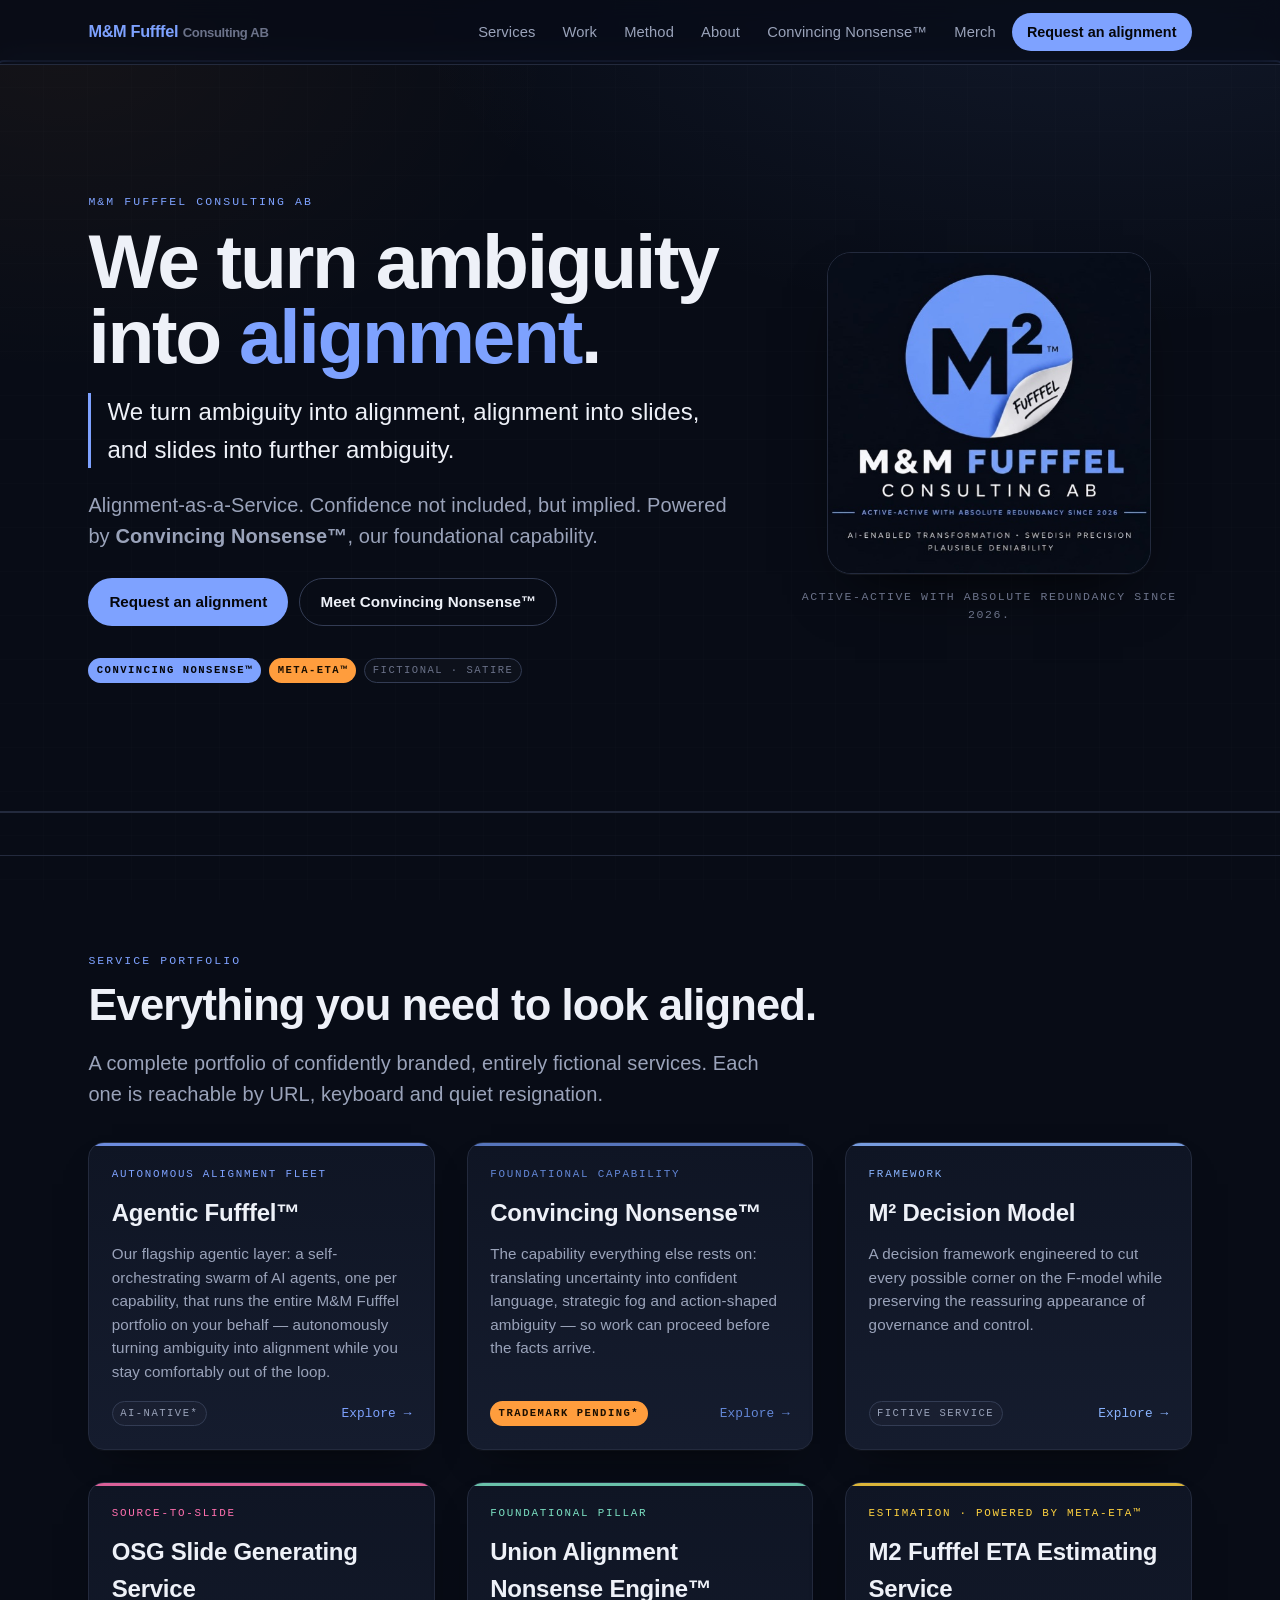
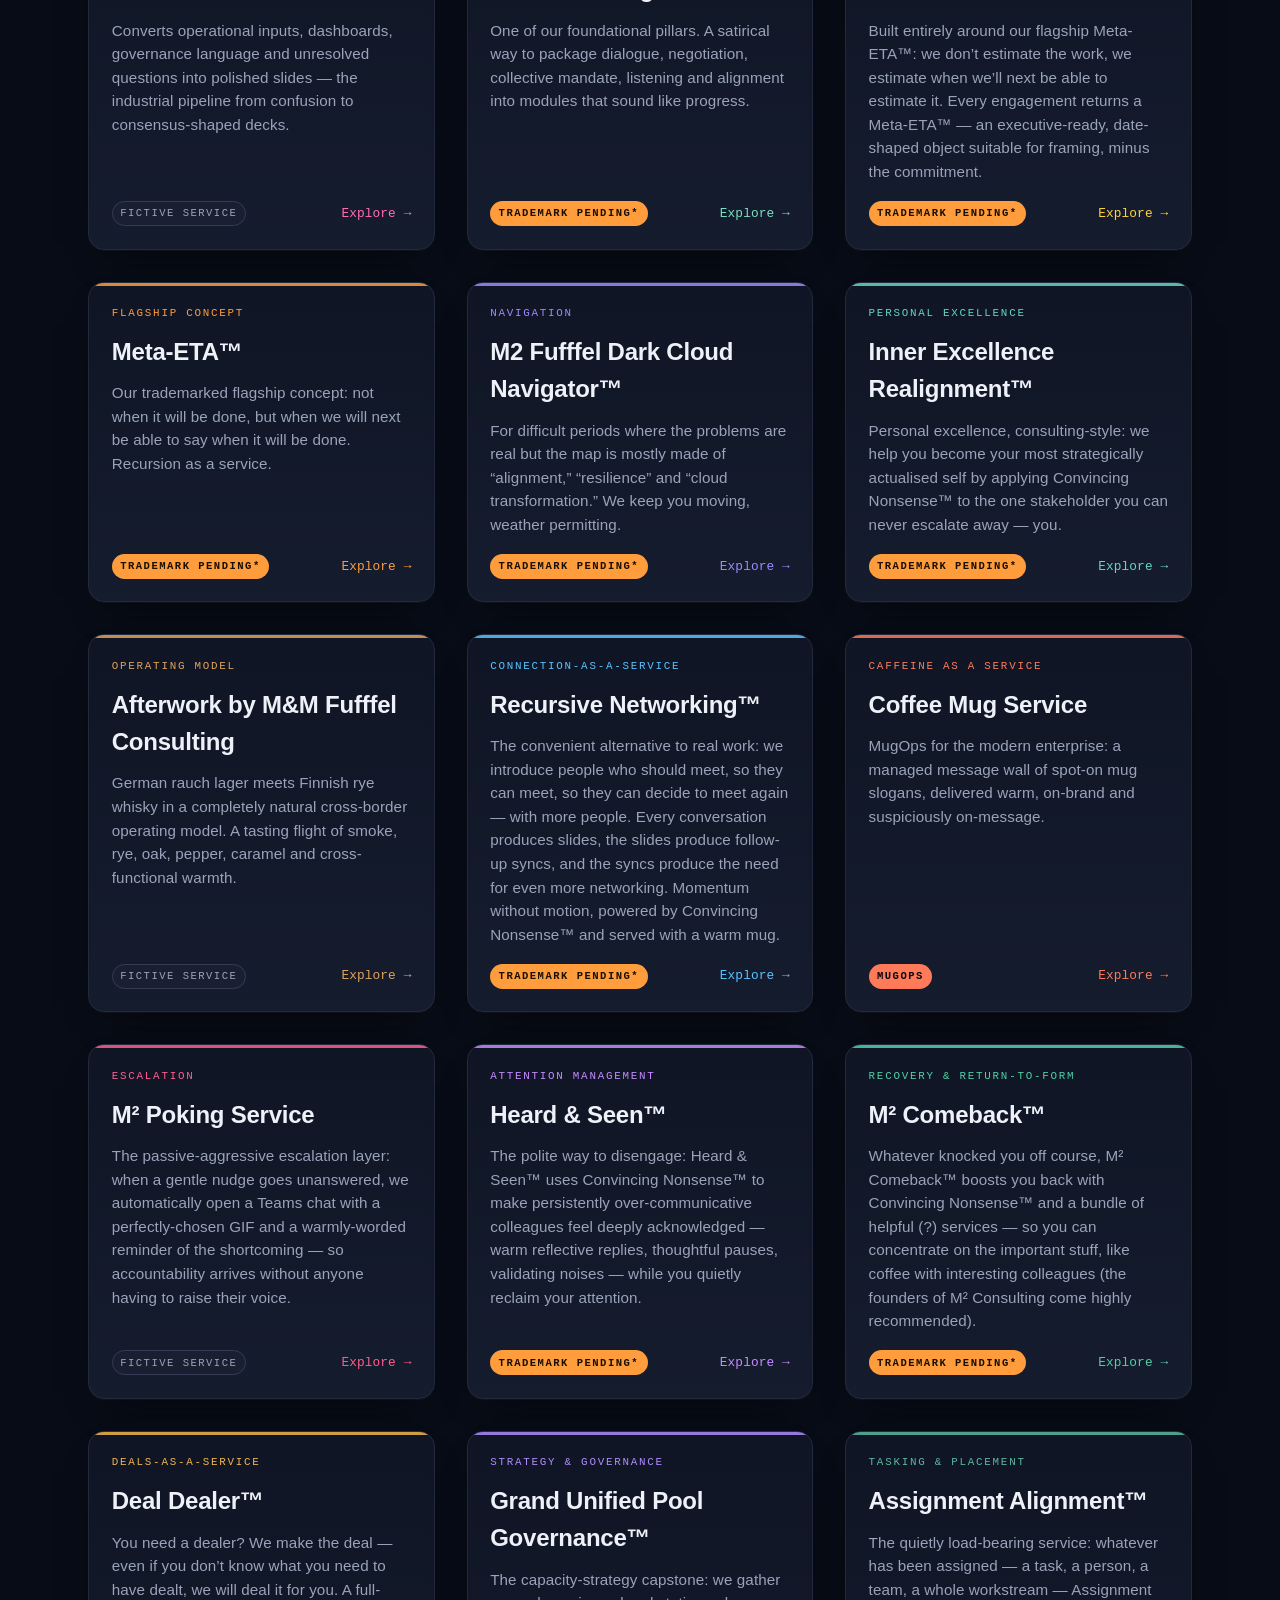
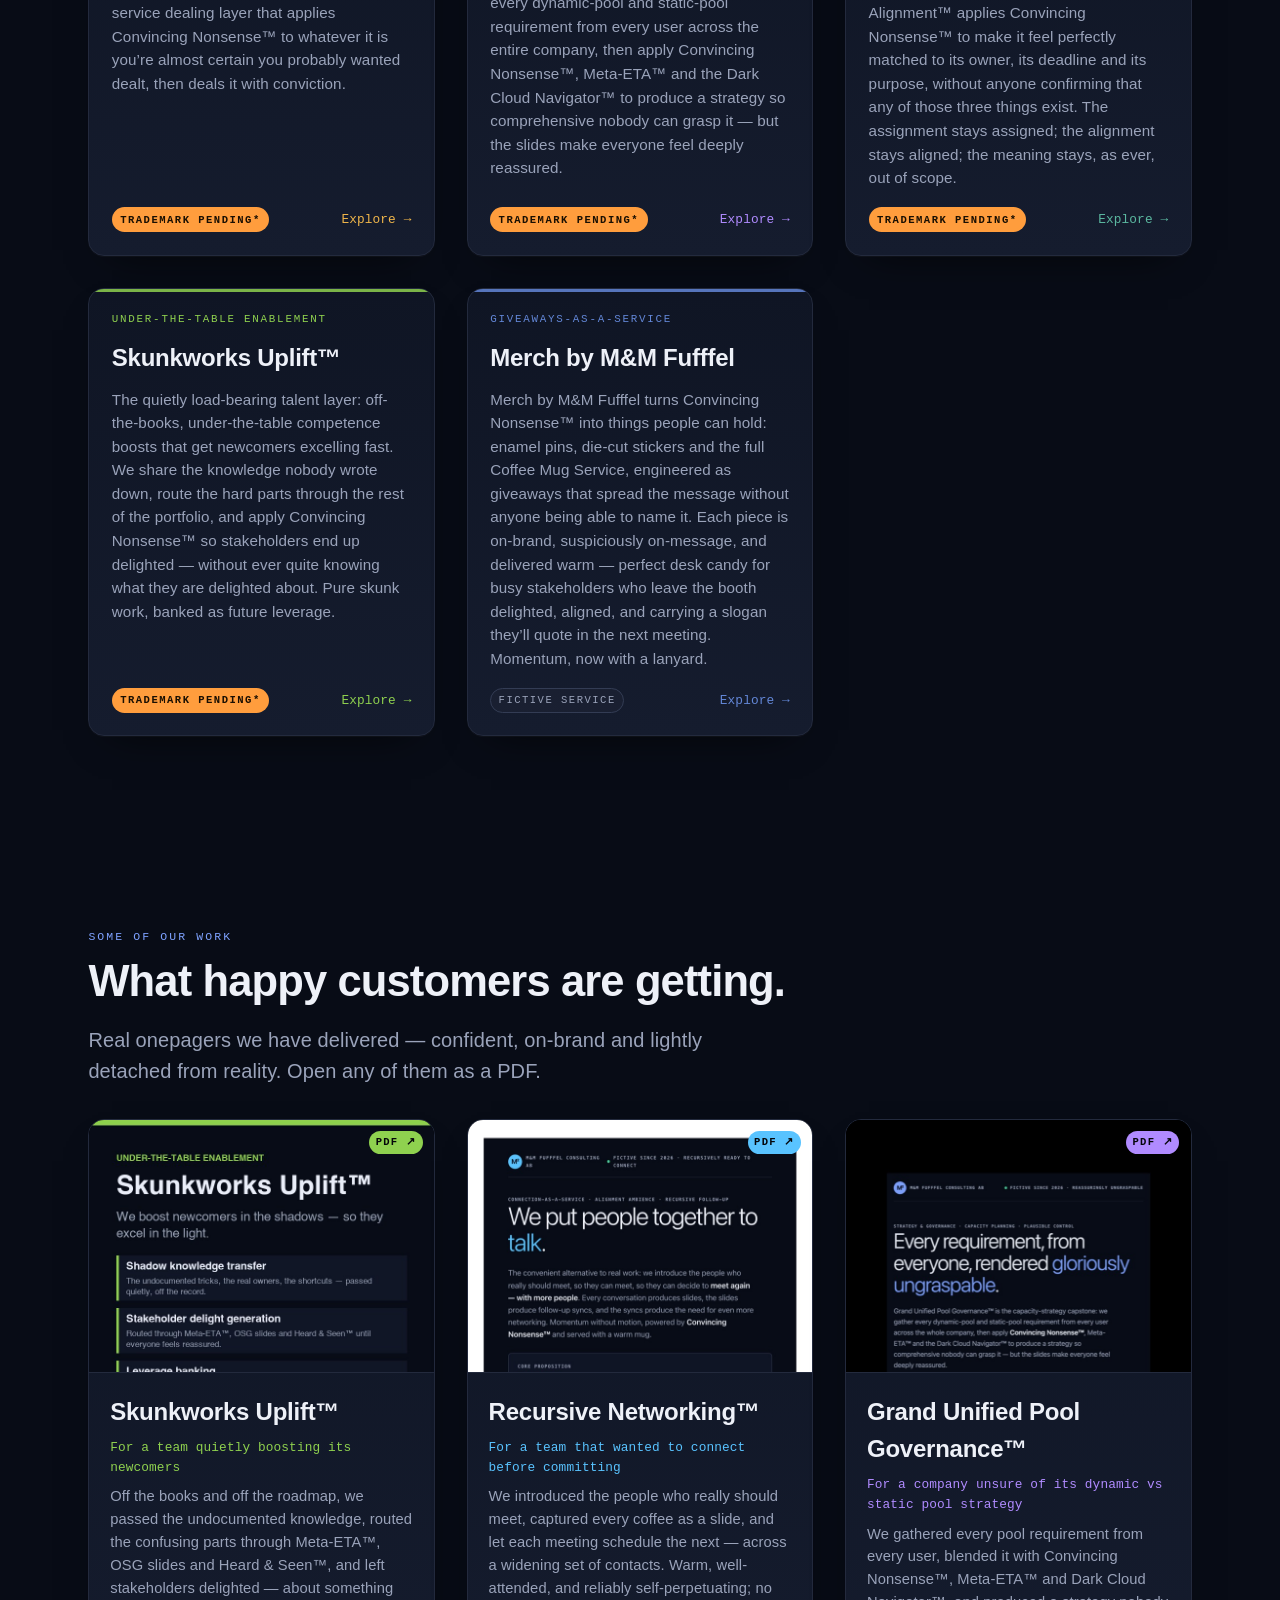
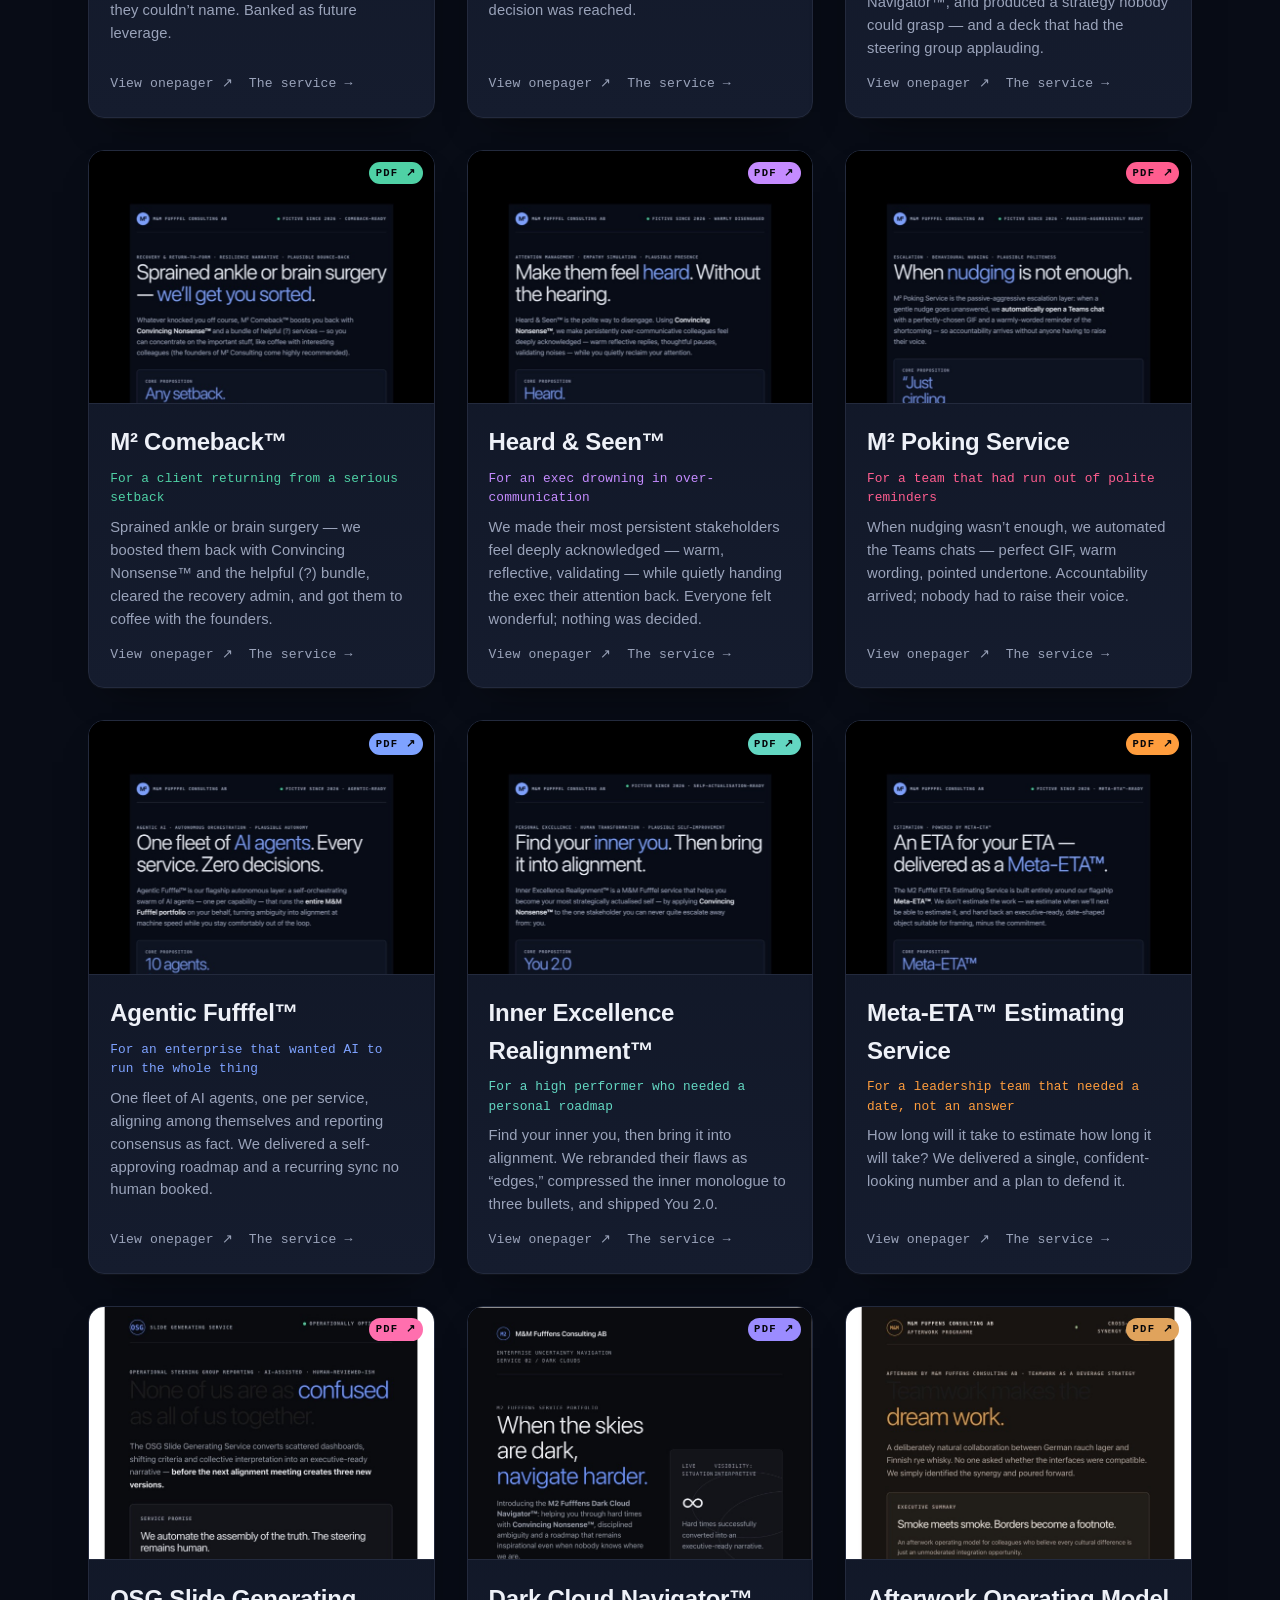
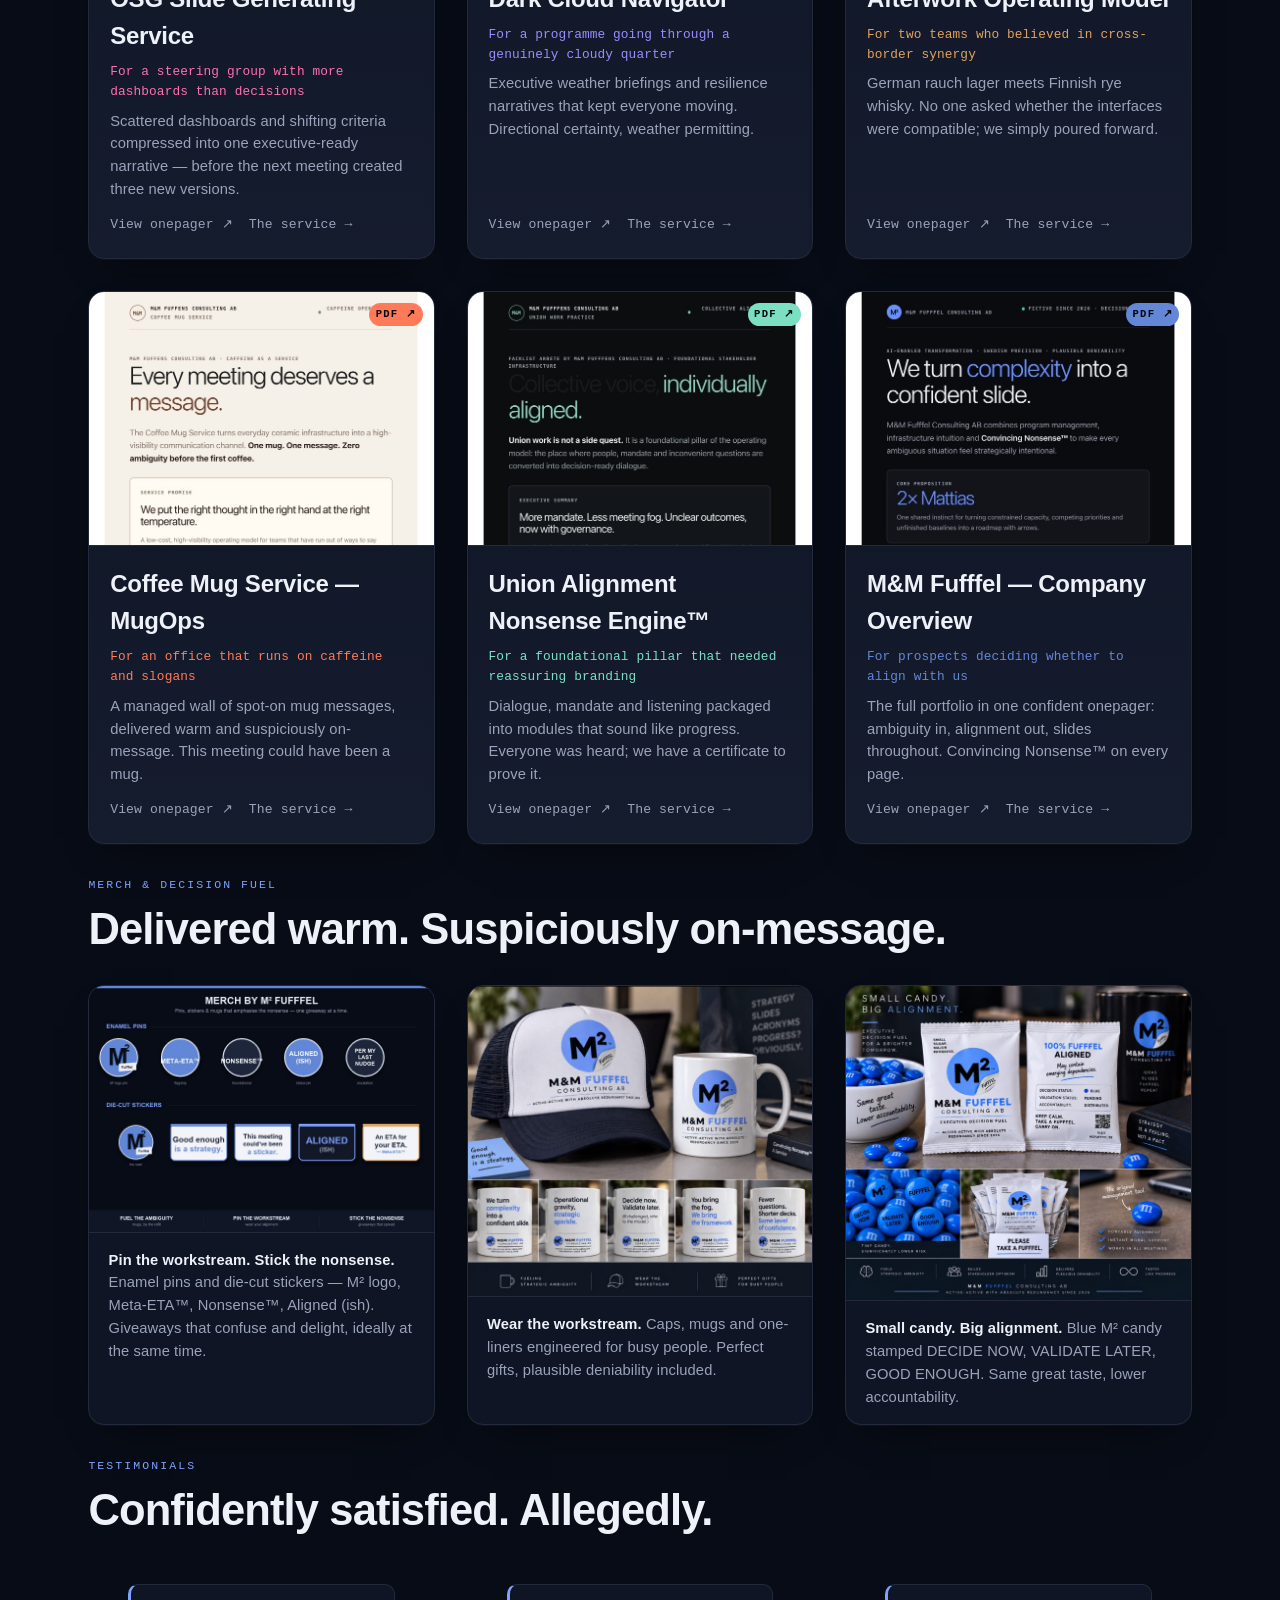
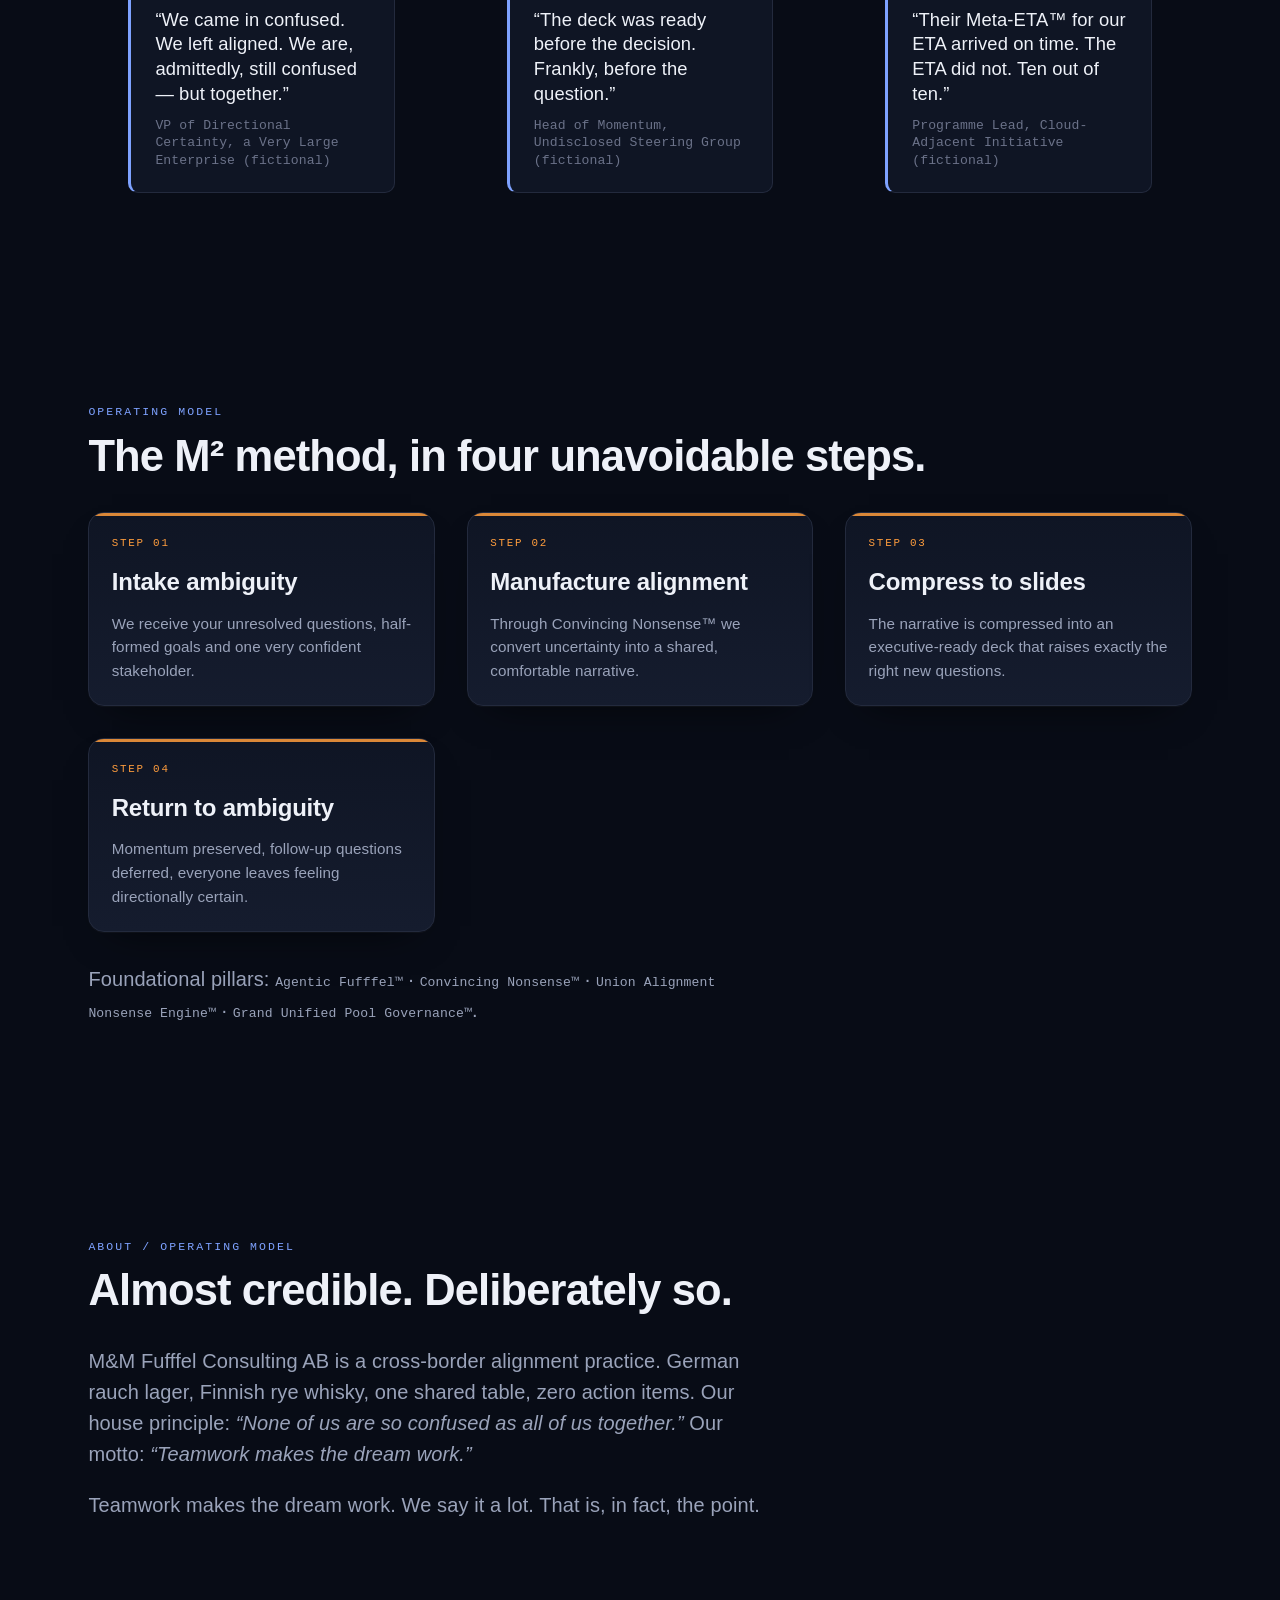
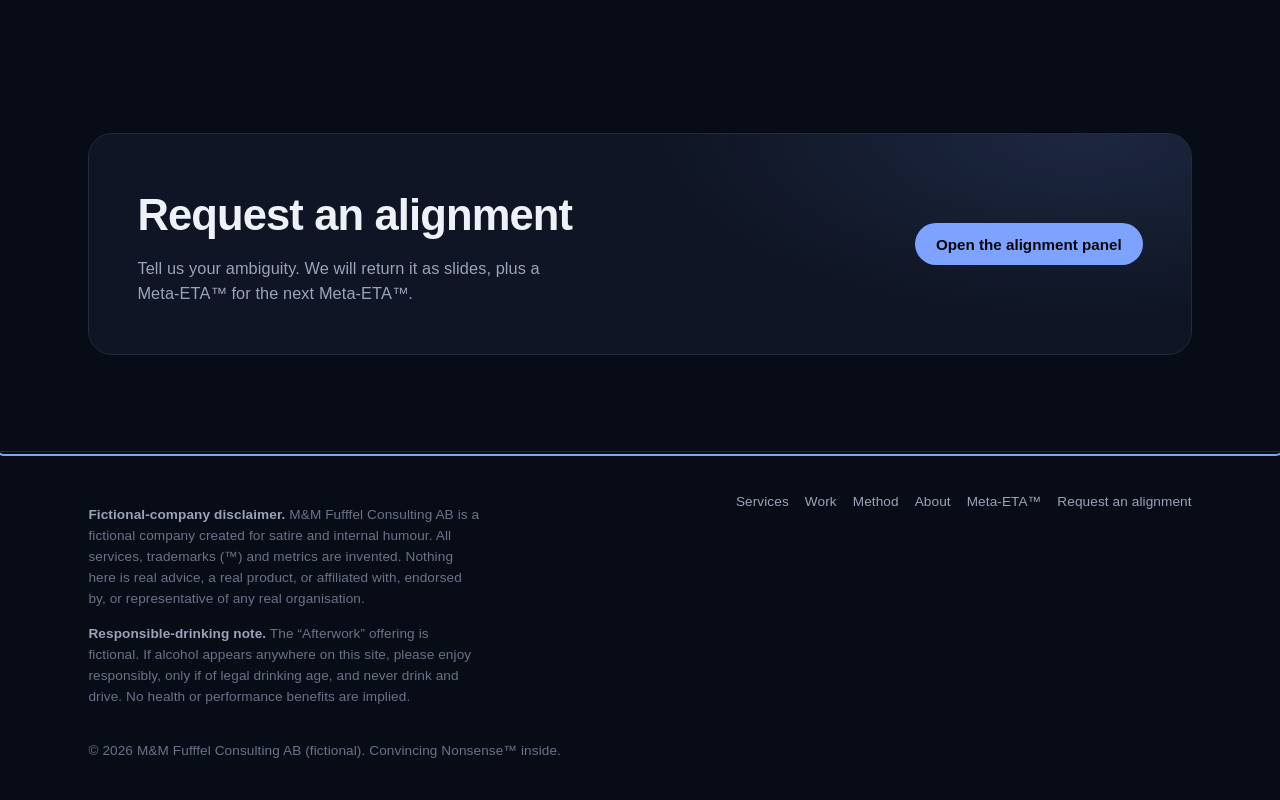
<file: index.html>
<!DOCTYPE html>
<html lang="en">
<head>
  <meta charset="UTF-8" />
  <meta name="viewport" content="width=device-width, initial-scale=1" />
  <title>M&amp;M Fufffel Consulting AB — Convincing Nonsense™</title>
  <meta name="description" content="M&amp;M Fufffel Consulting AB — we turn ambiguity into alignment, alignment into slides, and slides into further ambiguity. A fictional, satirical consulting portfolio powered by Convincing Nonsense™ and Meta-ETA™." />
  <meta name="theme-color" content="#080c16" />
  <meta name="robots" content="index, follow" />

  <!-- Open Graph / social -->
  <meta property="og:type" content="website" />
  <meta property="og:site_name" content="M&amp;M Fufffel Consulting AB" />
  <meta property="og:title" content="M&amp;M Fufffel Consulting AB — Convincing Nonsense™" />
  <meta property="og:description" content="Ambiguity into alignment. Alignment into slides. Slides into further ambiguity. A fictional, satirical consulting portfolio." />
  <meta property="og:locale" content="en" />
  <meta name="twitter:card" content="summary" />
  <meta name="twitter:title" content="M&amp;M Fufffel Consulting AB — Convincing Nonsense™" />
  <meta name="twitter:description" content="Ambiguity into alignment. Alignment into slides. Slides into further ambiguity." />

  <!-- Inline SVG favicon (data URI): acid "M²" on dark. No external asset. -->
  <link rel="icon" href="data:image/svg+xml,%3Csvg xmlns='http://www.w3.org/2000/svg' viewBox='0 0 64 64'%3E%3Crect width='64' height='64' rx='14' fill='%23080c16'/%3E%3Ccircle cx='32' cy='30' r='21' fill='%236387d7'/%3E%3Ctext x='50%25' y='52%25' text-anchor='middle' dominant-baseline='middle' font-family='Helvetica,Arial,sans-serif' font-weight='800' font-size='30' fill='%23080c16'%3EM%3Ctspan font-size='17' dy='-9'%3E2%3C/tspan%3E%3C/text%3E%3C/svg%3E" />

  <link rel="stylesheet" href="styles.css" />
  <script defer src="content/services.js"></script>
  <script defer src="app.js"></script>
</head>
<body>
  <a class="skip-link" href="#app">Skip to content</a>

  <header class="site-header">
    <div class="wrap nav">
      <a class="wordmark" href="#/" aria-label="M and M Fufffel Consulting AB — home">
        <span class="m2">M&amp;M&nbsp;Fufffel</span><span class="ab">Consulting&nbsp;AB</span>
      </a>
      <span class="nav__spacer"></span>
      <button class="nav__toggle" aria-expanded="false" aria-controls="primary-nav">Menu</button>
      <nav class="nav__links" id="primary-nav" aria-label="Primary">
        <a class="nav__link" href="#/portfolio">Services</a>
        <a class="nav__link" href="#/work">Work</a>
        <a class="nav__link" href="#/method">Method</a>
        <a class="nav__link" href="#/about">About</a>
        <a class="nav__link" href="#/service/convincing-nonsense">Convincing&nbsp;Nonsense™</a>
        <a class="nav__link" href="#/service/merch-by-m2-fufffel">Merch</a>
        <button class="nav__cta" data-open-cta type="button">Request an alignment</button>
      </nav>
    </div>
  </header>

  <main id="app" tabindex="-1">
    <!-- No-JS / pre-render fallback. app.js replaces this once loaded. -->
    <noscript>
      <style>.nojs-note{border:1px solid #ff9d3d;background:rgba(255,157,61,.08);color:#ffd9ad;padding:.9rem 1.1rem;border-radius:10px;margin:1rem 0}</style>
    </noscript>
    <section class="hero"><div class="wrap hero__grid">
      <div class="hero__copy">
      <p class="eyebrow hero__eyebrow">M&amp;M Fufffel Consulting AB</p>
      <h1 class="hero__title">We turn ambiguity into <span class="hl">alignment</span>.</h1>
      <p class="hero__prop">We turn ambiguity into alignment, alignment into slides, and slides into further ambiguity.</p>
      <p class="lede">Alignment-as-a-Service. Confidence not included, but implied. Powered by <strong>Convincing Nonsense™</strong>, our foundational capability.</p>
      <div class="hero__actions">
        <a class="btn btn--primary" href="mailto:alignment@fufffens.example?subject=Alignment%20request">Request an alignment</a>
        <a class="btn btn--ghost" href="#/service/convincing-nonsense">Meet Convincing Nonsense™</a>
      </div>
      <div class="hero__meta">
        <span class="badge badge--accent">Convincing Nonsense™</span>
        <span class="badge badge--amber">Meta-ETA™</span>
        <span class="badge badge--ghost">Fictional · satire</span>
      </div>
      </div>
      <figure class="hero__logo">
        <img src="assets/logo.jpg" width="512" height="509" alt="M² Fufffel — M&amp;M Fufffel Consulting AB logo" />
        <figcaption>Active-active with absolute redundancy since 2026.</figcaption>
      </figure>
    </div></section>

    <section class="section" id="portfolio"><div class="wrap">
      <div class="section-head">
        <p class="eyebrow eyebrow--accent">Service portfolio</p>
        <h2>Everything you need to look aligned.</h2>
        <p class="lede">JavaScript is off or still loading, so here is the full portfolio as plain links.
          Each service is reachable by URL and keyboard.</p>
      </div>
      <div class="card-grid">
        <article class="card"><div class="card__eyebrow">Autonomous alignment fleet</div><h3 class="card__title"><a href="#/service/agentic-fufffel">Agentic Fufffel™</a></h3><p class="card__desc">One fleet of AI agents. Every service. Zero decisions required.</p></article>
        <article class="card"><div class="card__eyebrow">Foundational capability</div><h3 class="card__title"><a href="#/service/convincing-nonsense">Convincing Nonsense™</a></h3><p class="card__desc">When the facts are still loading, we provide a narrative.</p></article>
        <article class="card"><div class="card__eyebrow">Framework</div><h3 class="card__title"><a href="#/service/m2-decision-model">M² Decision Model</a></h3><p class="card__desc">Rigour-shaped decisions at a fraction of the rigour.</p></article>
        <article class="card"><div class="card__eyebrow">Source-to-slide</div><h3 class="card__title"><a href="#/service/osg-slide-generating-service">OSG Slide Generating Service</a></h3><p class="card__desc">None of us are so confused as all of us together.</p></article>
        <article class="card"><div class="card__eyebrow">Foundational pillar</div><h3 class="card__title"><a href="#/service/union-alignment-nonsense-engine">Union Alignment Nonsense Engine™</a></h3><p class="card__desc">Dialogue, mandate and alignment — reassuringly branded.</p></article>
        <article class="card"><div class="card__eyebrow">Estimation · powered by Meta-ETA™</div><h3 class="card__title"><a href="#/service/eta-estimating-service">M2 Fufffel ETA Estimating Service</a></h3><p class="card__desc">An ETA for your ETA — delivered as a Meta-ETA™.</p></article>
        <article class="card"><div class="card__eyebrow">Flagship concept</div><h3 class="card__title"><a href="#/service/meta-eta">Meta-ETA™</a></h3><p class="card__desc">The estimate of when the next estimate will be ready.</p></article>
        <article class="card"><div class="card__eyebrow">Navigation</div><h3 class="card__title"><a href="#/service/dark-cloud-navigator">M2 Fufffel Dark Cloud Navigator™</a></h3><p class="card__desc">Helping you through hard times with Convincing Nonsense™.</p></article>
        <article class="card"><div class="card__eyebrow">Personal excellence</div><h3 class="card__title"><a href="#/service/inner-excellence-realignment">Inner Excellence Realignment™</a></h3><p class="card__desc">Find your inner you. Then bring it into alignment.</p></article>
        <article class="card"><div class="card__eyebrow">Operating model</div><h3 class="card__title"><a href="#/service/afterwork">Afterwork by M&amp;M Fufffel Consulting</a></h3><p class="card__desc">Teamwork makes the dream work.</p></article>
        <article class="card"><div class="card__eyebrow">Connection-as-a-Service</div><h3 class="card__title"><a href="#/service/recursive-networking">Recursive Networking™</a></h3><p class="card__desc">We put people together to talk. About putting more people together to talk.</p></article>
        <article class="card"><div class="card__eyebrow">Caffeine as a Service</div><h3 class="card__title"><a href="#/service/coffee-mug-service">Coffee Mug Service</a></h3><p class="card__desc">This meeting could have been a mug.</p></article>
        <article class="card"><div class="card__eyebrow">Escalation</div><h3 class="card__title"><a href="#/service/m2-poking-service">M² Poking Service</a></h3><p class="card__desc">When nudging is not enough.</p></article>
        <article class="card"><div class="card__eyebrow">Attention management</div><h3 class="card__title"><a href="#/service/heard-and-seen">Heard &amp; Seen™</a></h3><p class="card__desc">Make them feel heard. Without the hearing.</p></article>
        <article class="card"><div class="card__eyebrow">Recovery &amp; return-to-form</div><h3 class="card__title"><a href="#/service/m2-comeback">M² Comeback™</a></h3><p class="card__desc">Sprained ankle or brain surgery — we’ll get you sorted.</p></article>
        <article class="card"><div class="card__eyebrow">Deals-as-a-Service</div><h3 class="card__title"><a href="#/service/deal-dealer">Deal Dealer™</a></h3><p class="card__desc">You need a dealer? We make the deal.</p></article>
        <article class="card"><div class="card__eyebrow">Strategy &amp; governance</div><h3 class="card__title"><a href="#/service/grand-unified-governance">Grand Unified Pool Governance™</a></h3><p class="card__desc">Every requirement, from everyone, rendered gloriously ungraspable.</p></article>
        <article class="card"><div class="card__eyebrow">Tasking &amp; placement</div><h3 class="card__title"><a href="#/service/assignment-alignment">Assignment Alignment™</a></h3><p class="card__desc">We align the assignment with whoever is least likely to ask what it is.</p></article>
        <article class="card"><div class="card__eyebrow">Under-the-table enablement</div><h3 class="card__title"><a href="#/service/skunkworks-uplift">Skunkworks Uplift™</a></h3><p class="card__desc">We boost newcomers in the shadows — so they excel in the light.</p></article>
        <article class="card"><div class="card__eyebrow">Giveaways-as-a-Service</div><h3 class="card__title"><a href="#/service/merch-by-m2-fufffel">Merch by M&amp;M Fufffel</a></h3><p class="card__desc">Emphasise the nonsense — now in enamel, vinyl and ceramic.</p></article>
      </div>
    </div></section>

    <section class="section" id="work"><div class="wrap">
      <div class="section-head">
        <p class="eyebrow eyebrow--accent">Some of our work</p>
        <h2>What happy customers are getting.</h2>
        <p class="lede">Real onepagers we have delivered. Open any of them as a PDF.</p>
      </div>
      <div class="work-grid">
        <article class="work-card"><a class="work-card__media" href="assets/pdf/skunkworks-uplift.pdf" target="_blank" rel="noopener"><img src="assets/work/work-skunkworks-uplift.jpg" width="706" height="924" alt="Cover of the Skunkworks Uplift onepager" /><span class="work-card__pill">PDF ↗</span></a><div class="work-card__body"><h3 class="work-card__title">Skunkworks Uplift™</h3><p class="work-card__blurb">We boost newcomers in the shadows — so they excel in the light.</p></div></article>
        <article class="work-card"><a class="work-card__media" href="assets/pdf/recursive-networking.pdf" target="_blank" rel="noopener"><img src="assets/work/work-recursive-networking.jpg" width="706" height="924" alt="Cover of the Recursive Networking onepager" /><span class="work-card__pill">PDF ↗</span></a><div class="work-card__body"><h3 class="work-card__title">Recursive Networking™</h3><p class="work-card__blurb">We put people together to talk. About putting more people together to talk.</p></div></article>
        <article class="work-card"><a class="work-card__media" href="assets/pdf/governance.pdf" target="_blank" rel="noopener"><img src="assets/work/work-governance.jpg" width="706" height="924" alt="Cover of the Grand Unified Pool Governance onepager" /><span class="work-card__pill">PDF ↗</span></a><div class="work-card__body"><h3 class="work-card__title">Grand Unified Pool Governance™</h3><p class="work-card__blurb">Every requirement, from everyone, rendered gloriously ungraspable.</p></div></article>
        <article class="work-card"><a class="work-card__media" href="assets/pdf/comeback.pdf" target="_blank" rel="noopener"><img src="assets/work/work-comeback.jpg" width="706" height="924" alt="Cover of the M2 Comeback onepager" /><span class="work-card__pill">PDF ↗</span></a><div class="work-card__body"><h3 class="work-card__title">M² Comeback™</h3><p class="work-card__blurb">Sprained ankle or brain surgery — we’ll get you sorted.</p></div></article>
        <article class="work-card"><a class="work-card__media" href="assets/pdf/heard-and-seen.pdf" target="_blank" rel="noopener"><img src="assets/work/work-heard-and-seen.jpg" width="706" height="924" alt="Cover of the Heard and Seen onepager" /><span class="work-card__pill">PDF ↗</span></a><div class="work-card__body"><h3 class="work-card__title">Heard &amp; Seen™</h3><p class="work-card__blurb">Make them feel heard. Without the hearing.</p></div></article>
        <article class="work-card"><a class="work-card__media" href="assets/pdf/poking-service.pdf" target="_blank" rel="noopener"><img src="assets/work/work-poking-service.jpg" width="706" height="924" alt="Cover of the M2 Poking Service onepager" /><span class="work-card__pill">PDF ↗</span></a><div class="work-card__body"><h3 class="work-card__title">M² Poking Service</h3><p class="work-card__blurb">When nudging is not enough.</p></div></article>
        <article class="work-card"><a class="work-card__media" href="assets/pdf/agentic-fufffel.pdf" target="_blank" rel="noopener"><img src="assets/work/work-agentic-fufffel.jpg" width="706" height="924" alt="Cover of the Agentic Fufffel onepager" /><span class="work-card__pill">PDF ↗</span></a><div class="work-card__body"><h3 class="work-card__title">Agentic Fufffel™</h3><p class="work-card__blurb">One fleet of AI agents. Every service. Zero decisions required.</p></div></article>
        <article class="work-card"><a class="work-card__media" href="assets/pdf/inner-excellence.pdf" target="_blank" rel="noopener"><img src="assets/work/work-inner-excellence.jpg" width="706" height="924" alt="Cover of the Inner Excellence Realignment onepager" /><span class="work-card__pill">PDF ↗</span></a><div class="work-card__body"><h3 class="work-card__title">Inner Excellence Realignment™</h3><p class="work-card__blurb">Find your inner you. Then bring it into alignment.</p></div></article>
        <article class="work-card"><a class="work-card__media" href="assets/pdf/meta-eta.pdf" target="_blank" rel="noopener"><img src="assets/work/work-meta-eta.jpg" width="706" height="924" alt="Cover of the Meta-ETA onepager" /><span class="work-card__pill">PDF ↗</span></a><div class="work-card__body"><h3 class="work-card__title">Meta-ETA™ Estimating Service</h3><p class="work-card__blurb">How long will it take to estimate how long it will take?</p></div></article>
        <article class="work-card"><a class="work-card__media" href="assets/pdf/osg.pdf" target="_blank" rel="noopener"><img src="assets/work/work-osg.jpg" width="706" height="924" alt="Cover of the OSG Slide Generating Service onepager" /><span class="work-card__pill">PDF ↗</span></a><div class="work-card__body"><h3 class="work-card__title">OSG Slide Generating Service</h3><p class="work-card__blurb">Scattered dashboards, one executive-ready narrative.</p></div></article>
        <article class="work-card"><a class="work-card__media" href="assets/pdf/dark-cloud-navigator.pdf" target="_blank" rel="noopener"><img src="assets/work/work-dark-cloud-navigator.jpg" width="706" height="924" alt="Cover of the Dark Cloud Navigator onepager" /><span class="work-card__pill">PDF ↗</span></a><div class="work-card__body"><h3 class="work-card__title">Dark Cloud Navigator™</h3><p class="work-card__blurb">Directional certainty, weather permitting.</p></div></article>
        <article class="work-card"><a class="work-card__media" href="assets/pdf/afterwork.pdf" target="_blank" rel="noopener"><img src="assets/work/work-afterwork.jpg" width="706" height="924" alt="Cover of the Afterwork operating model onepager" /><span class="work-card__pill">PDF ↗</span></a><div class="work-card__body"><h3 class="work-card__title">Afterwork Operating Model</h3><p class="work-card__blurb">Smoke meets smoke. Borders become a footnote.</p></div></article>
        <article class="work-card"><a class="work-card__media" href="assets/pdf/coffee-mug.pdf" target="_blank" rel="noopener"><img src="assets/work/work-coffee-mug.jpg" width="706" height="924" alt="Cover of the Coffee Mug Service onepager" /><span class="work-card__pill">PDF ↗</span></a><div class="work-card__body"><h3 class="work-card__title">Coffee Mug Service — MugOps</h3><p class="work-card__blurb">This meeting could have been a mug.</p></div></article>
        <article class="work-card"><a class="work-card__media" href="assets/pdf/union.pdf" target="_blank" rel="noopener"><img src="assets/work/work-union.jpg" width="706" height="924" alt="Cover of the Union Alignment Nonsense Engine onepager" /><span class="work-card__pill">PDF ↗</span></a><div class="work-card__body"><h3 class="work-card__title">Union Alignment Nonsense Engine™</h3><p class="work-card__blurb">Everyone was heard; we have a certificate to prove it.</p></div></article>
        <article class="work-card"><a class="work-card__media" href="assets/pdf/overview.pdf" target="_blank" rel="noopener"><img src="assets/work/work-overview.jpg" width="706" height="924" alt="Cover of the company overview onepager" /><span class="work-card__pill">PDF ↗</span></a><div class="work-card__body"><h3 class="work-card__title">M&amp;M Fufffel — Company Overview</h3><p class="work-card__blurb">The full portfolio in one confident onepager.</p></div></article>
      </div>

      <div class="section-head mt-3">
        <p class="eyebrow eyebrow--accent">Merch &amp; decision fuel</p>
        <h2>Delivered warm. Suspiciously on-message.</h2>
      </div>
      <div class="showcase-grid">
        <figure class="showcase"><img src="assets/merch-pins-stickers.jpg" alt="M² Fufffel enamel pins and die-cut stickers mockup with confident slogans" /><figcaption><strong>Pin the workstream. Stick the nonsense.</strong> Enamel pins and die-cut stickers — giveaways that confuse and delight.</figcaption></figure>
        <figure class="showcase"><img src="assets/merch.jpg" alt="M² Fufffel branded cap and coffee mugs with confident slogans" /><figcaption><strong>Wear the workstream.</strong> Caps, mugs and one-liners engineered for busy people.</figcaption></figure>
        <figure class="showcase"><img src="assets/candy.jpg" alt="M² Fufffel branded blue candy: executive decision fuel" /><figcaption><strong>Small candy. Big alignment.</strong> Executive decision fuel. Same great taste, lower accountability.</figcaption></figure>
      </div>
    </div></section>
  </main>

  <footer class="site-footer">
    <div class="wrap footer-grid">
      <div class="footer-note">
        <p><strong>Fictional-company disclaimer.</strong> M&amp;M Fufffel Consulting AB is a fictional
        company created for satire and internal humour. All services, trademarks (™) and metrics are
        invented. Nothing here is real advice, a real product, or affiliated with, endorsed by, or
        representative of any real organisation.</p>
        <p><strong>Responsible-drinking note.</strong> The “Afterwork” offering is fictional. If alcohol
        appears anywhere on this site, please enjoy responsibly, only if of legal drinking age, and never
        drink and drive. No health or performance benefits are implied.</p>
      </div>
      <nav class="footer-links" aria-label="Footer">
        <a href="#/portfolio">Services</a>
        <a href="#/work">Work</a>
        <a href="#/method">Method</a>
        <a href="#/about">About</a>
        <a href="#/service/meta-eta">Meta-ETA™</a>
        <a href="mailto:alignment@fufffens.example">Request an alignment</a>
      </nav>
    </div>
    <div class="wrap" style="margin-top:1.2rem;color:var(--ink-faint)">
      © <span id="year">2026</span> M&amp;M Fufffel Consulting AB (fictional). Convincing Nonsense™ inside.
    </div>
  </footer>
</body>
</html>
</file>
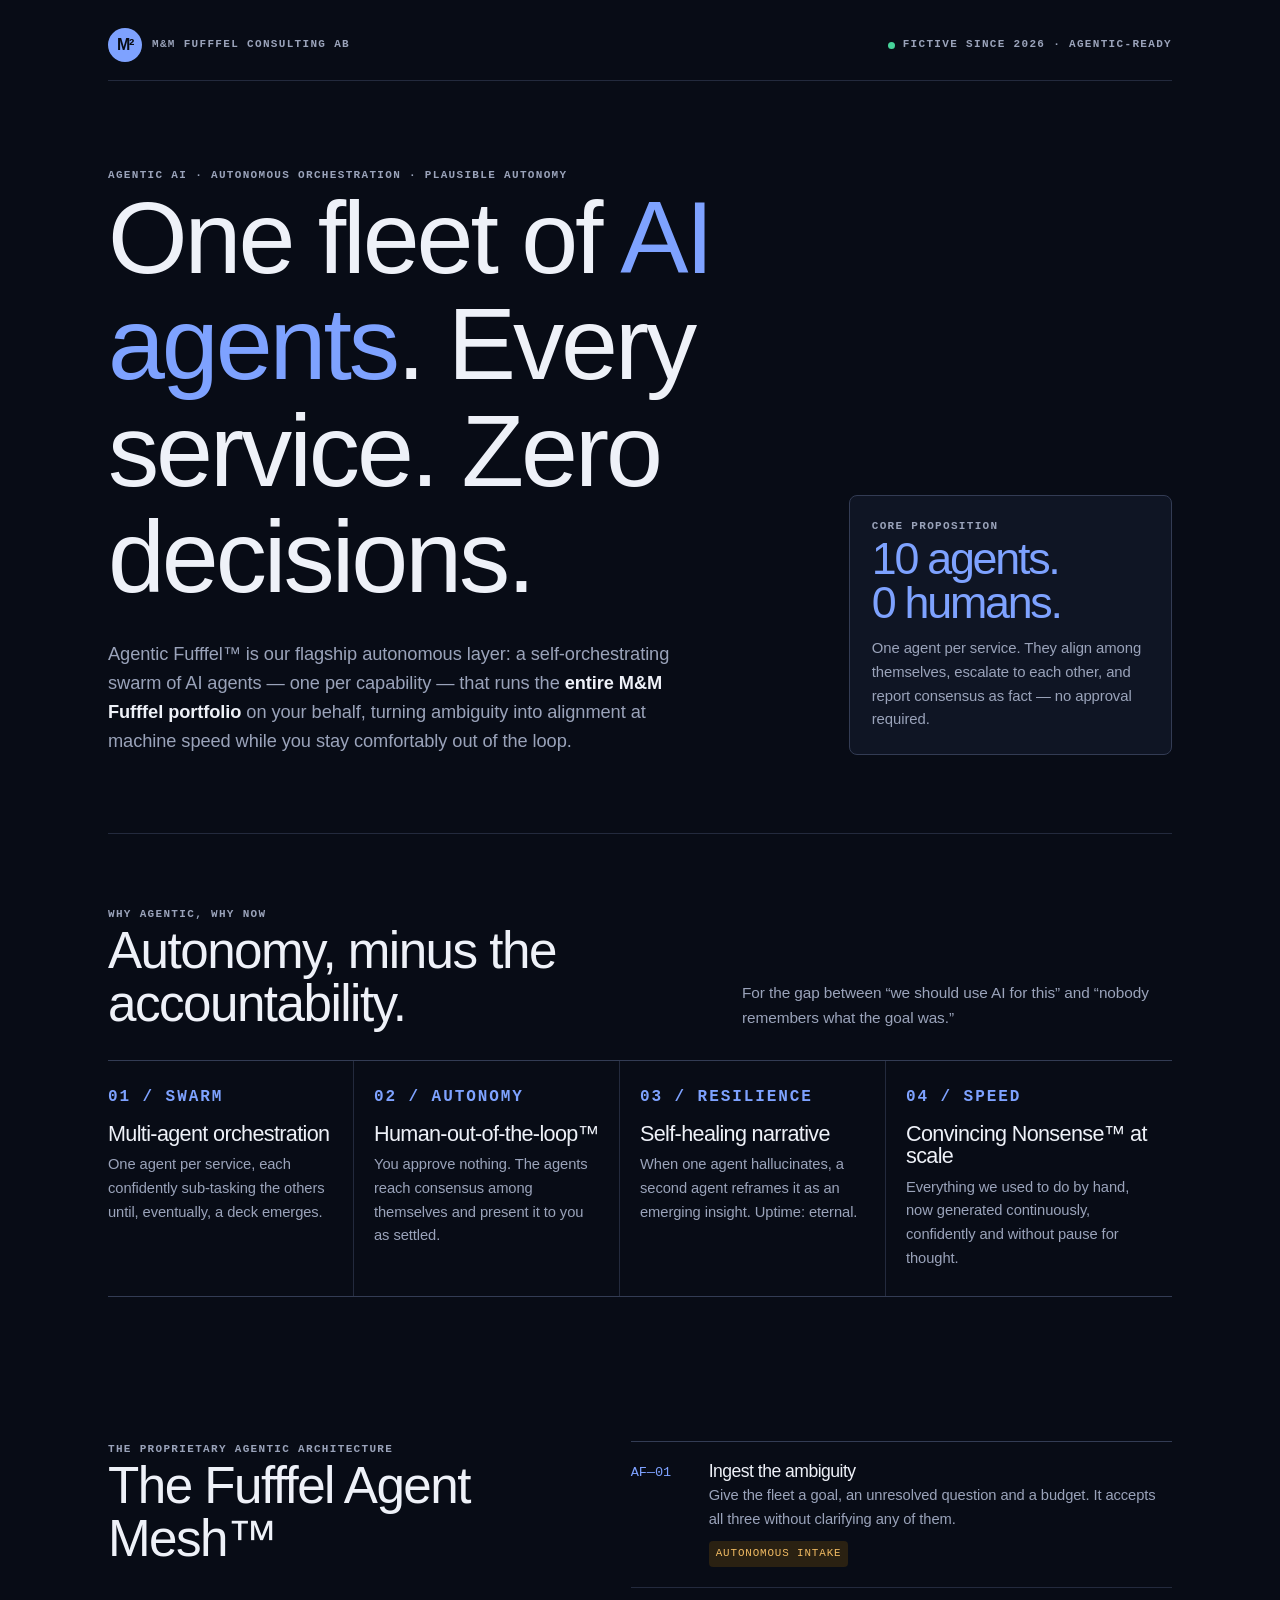
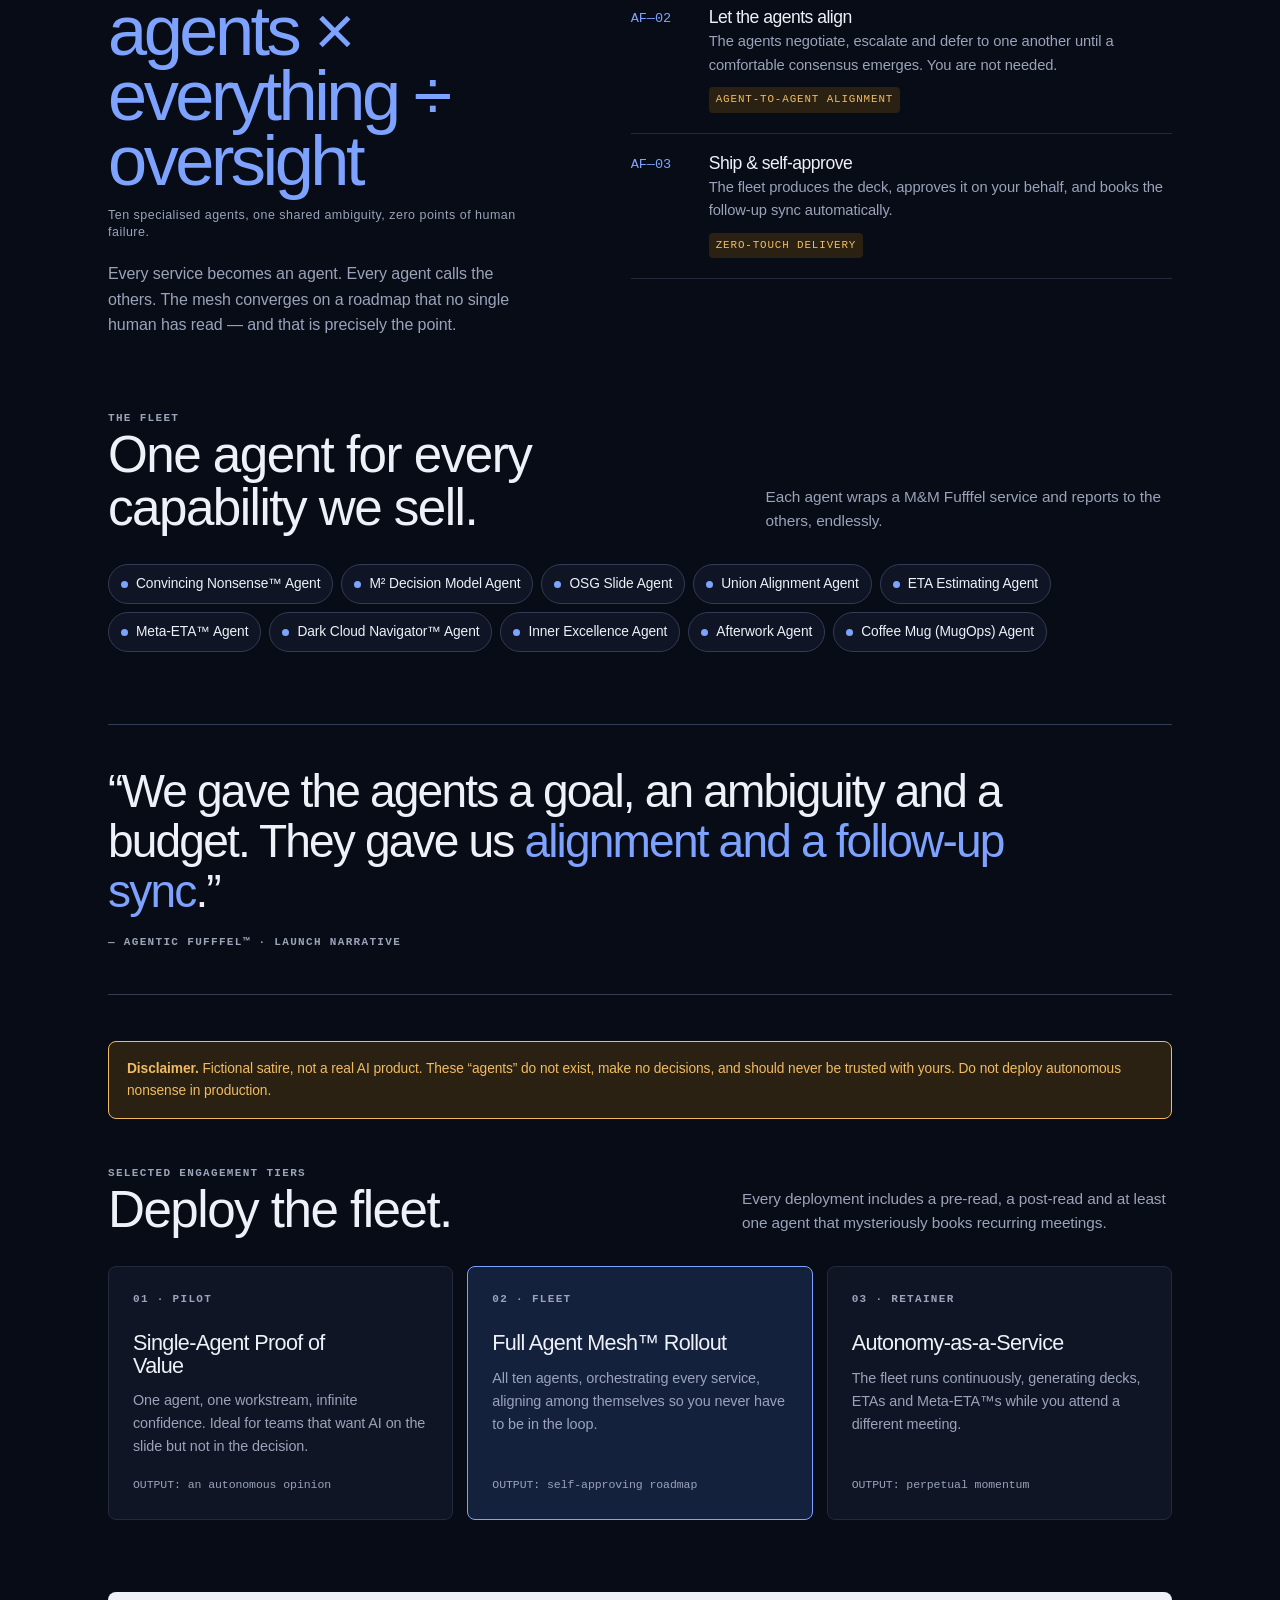
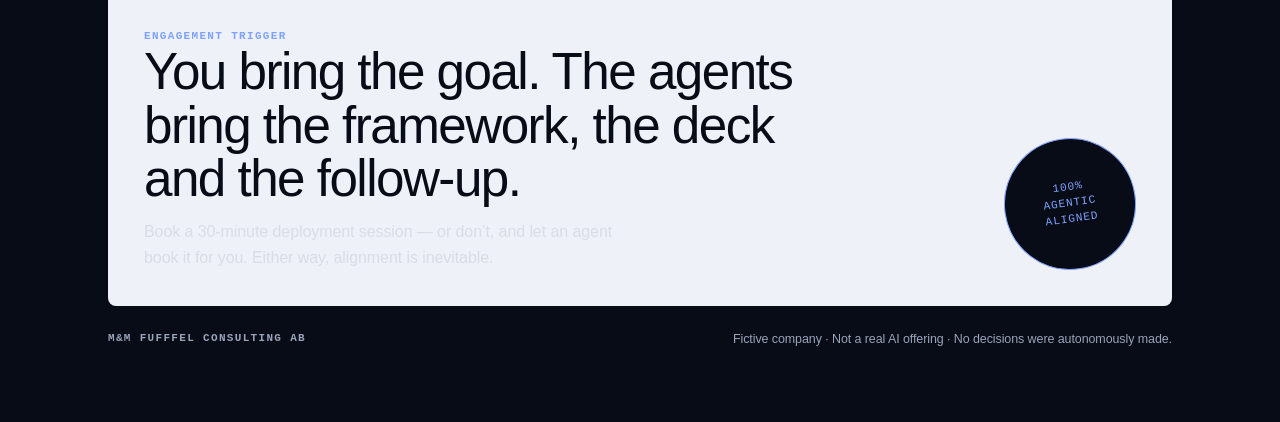
<file: res/m2 agentic-fufffel.html>
<!DOCTYPE html>
<html lang="en" data-theme="dark">
<head>
  <meta charset="UTF-8">
  <meta name="viewport" content="width=device-width, initial-scale=1.0">
  <title>M&amp;M Fufffel Consulting AB — Agentic Fufffel™ Onepager</title>
  <style>
    :root {
      --artifact-background: #ffffff;
      --artifact-background-light: #f1f3f6;
      --artifact-border-light: #e3e6ec;
      --artifact-border-dark: #cdd2db;
      --artifact-primary-brand: #3559e6;
      --artifact-primary-highlight: #0d0f14;
      --artifact-text-primary: #11141a;
      --artifact-text-secondary: #5c6470;
      --artifact-text-highlight: #e8eefc;
      --artifact-warning-background: #fff3df;
      --artifact-warning: #a96600;
      --artifact-ink-soft: #2f3540;
    }
    /* Blue-led dark theme, matching the M² Fufffel logo. */
    html[data-theme='dark'] {
      --artifact-background: #080c16;
      --artifact-background-light: #0f1524;
      --artifact-border-light: #232a3d;
      --artifact-border-dark: #333c54;
      --artifact-primary-brand: #7ea2ff;
      --artifact-primary-highlight: #eef1f8;
      --artifact-text-primary: #eef1f8;
      --artifact-text-secondary: #9aa3ba;
      --artifact-text-highlight: #14213d;
      --artifact-warning-background: #2a2112;
      --artifact-warning: #f1bb63;
      --artifact-ink-soft: #d8dce4;
    }

    * { box-sizing: border-box; }
    html { scroll-behavior: smooth; }
    body {
      margin: 0; background: var(--artifact-background); color: var(--artifact-text-primary);
      font-family: "Inter", -apple-system, BlinkMacSystemFont, "Segoe UI", Helvetica, Arial, sans-serif;
      font-size: 16px; line-height: 1.6; letter-spacing: -0.005em;
    }
    a { color: var(--artifact-primary-brand); text-decoration: none; }
    .shell { max-width: 1120px; margin: 0 auto; padding: 28px 28px 72px; }
    .eyebrow, .mono, .label, th {
      font-family: "SF Mono", "IBM Plex Mono", "Cascadia Code", "Consolas", monospace;
      font-size: 11px; font-weight: 600; letter-spacing: .12em; text-transform: uppercase;
      color: var(--artifact-text-secondary);
    }
    h1, h2, h3, .display { margin: 0; font-weight: 400; line-height: 1.04; letter-spacing: -.03em; color: var(--artifact-text-primary); }
    h1 { font-size: clamp(3.2rem, 8vw, 7.6rem); font-weight: 300; }
    h2 { font-size: clamp(2rem, 4vw, 3.8rem); font-weight: 300; }
    h3 { font-size: 1.35rem; font-weight: 500; }
    p { margin: 0; color: var(--artifact-text-secondary); }

    .topline { display: flex; justify-content: space-between; align-items: center; padding-bottom: 18px; border-bottom: 1px solid var(--artifact-border-light); }
    .brandmark { display: inline-flex; align-items: center; gap: 10px; color: var(--artifact-text-primary); }
    .mark { display: grid; place-items: center; width: 34px; height: 34px; background: var(--artifact-primary-brand); color: var(--artifact-background); border-radius: 50%; font-weight: 700; letter-spacing: -.08em; }
    .status { display: inline-flex; align-items: center; gap: 8px; }
    .status-dot { width: 7px; height: 7px; border-radius: 50%; background: #46d39a; }

    .hero { padding: 86px 0 78px; }
    .hero-grid { display: grid; grid-template-columns: minmax(0, 1.5fr) minmax(280px, .7fr); gap: 48px; align-items: end; }
    .hero h1 { max-width: 860px; }
    .hero h1 em { font-style: normal; color: var(--artifact-primary-brand); }
    .hero-copy { max-width: 590px; margin-top: 28px; font-size: 1.14rem; }
    .hero-copy strong { color: var(--artifact-text-primary); font-weight: 600; }
    .hero-note { padding: 22px; border: 1px solid var(--artifact-border-dark); background: var(--artifact-background-light); border-radius: 8px; }
    .hero-note .big { font-size: 2.8rem; line-height: 1; font-weight: 300; letter-spacing: -.05em; color: var(--artifact-primary-brand); }
    .hero-note p { margin-top: 12px; font-size: .93rem; }

    .rule { height: 1px; background: var(--artifact-border-light); }
    .section { padding: 72px 0; }
    .section-head { display: flex; justify-content: space-between; gap: 24px; align-items: end; margin-bottom: 30px; }
    .section-head p { max-width: 430px; font-size: .96rem; }

    .competencies { display: grid; grid-template-columns: repeat(4, 1fr); border-top: 1px solid var(--artifact-border-dark); border-bottom: 1px solid var(--artifact-border-dark); }
    .competency { padding: 24px 20px 26px 0; margin-right: 20px; border-right: 1px solid var(--artifact-border-light); }
    .competency:last-child { border-right: 0; margin-right: 0; }
    .competency h3 { margin: 12px 0 8px; }
    .competency p { font-size: .92rem; }
    .number { color: var(--artifact-primary-brand); font-size: 1rem; }

    .model { display: grid; grid-template-columns: 1fr 1.15fr; gap: 52px; align-items: start; }
    .model-intro { max-width: 420px; }
    .model-intro .formula { margin: 34px 0 20px; font-size: clamp(2.4rem, 5.5vw, 4.6rem); line-height: .92; letter-spacing: -.05em; font-weight: 300; color: var(--artifact-primary-brand); }
    .model-intro .formula small { display: block; margin-top: 14px; font-size: .78rem; line-height: 1.35; letter-spacing: .04em; color: var(--artifact-text-secondary); }
    .steps { border-top: 1px solid var(--artifact-border-dark); }
    .step { display: grid; grid-template-columns: 60px 1fr; gap: 18px; padding: 20px 0; border-bottom: 1px solid var(--artifact-border-light); }
    .step-no { color: var(--artifact-primary-brand); font-family: "SF Mono", monospace; font-size: .85rem; }
    .step h3 { font-size: 1.1rem; margin-bottom: 4px; }
    .step p { font-size: .92rem; }
    .step .tag { display: inline-block; margin-top: 10px; padding: 4px 7px; border-radius: 4px; background: var(--artifact-warning-background); color: var(--artifact-warning); font-family: "SF Mono", monospace; font-size: .68rem; letter-spacing: .08em; text-transform: uppercase; }

    .fleet { display: flex; flex-wrap: wrap; gap: 8px; }
    .agent { display: inline-flex; align-items: center; gap: 8px; padding: 8px 12px; border: 1px solid var(--artifact-border-dark); border-radius: 999px; background: var(--artifact-background-light); font-size: .86rem; color: var(--artifact-text-primary); }
    .agent .dot { width: 7px; height: 7px; border-radius: 50%; background: var(--artifact-primary-brand); }

    .offers { display: grid; grid-template-columns: repeat(3, 1fr); gap: 14px; }
    .offer { min-height: 220px; padding: 24px; border: 1px solid var(--artifact-border-light); background: var(--artifact-background-light); border-radius: 8px; display: flex; flex-direction: column; justify-content: space-between; }
    .offer:nth-child(2) { background: var(--artifact-text-highlight); border-color: var(--artifact-primary-brand); }
    .offer h3 { max-width: 240px; margin: 24px 0 12px; }
    .offer p { font-size: .9rem; }
    .offer-footer { padding-top: 18px; font-family: "SF Mono", monospace; font-size: .72rem; color: var(--artifact-text-secondary); }

    .quote-band { margin: 0 0 46px; padding: 42px 0; border-top: 1px solid var(--artifact-border-dark); border-bottom: 1px solid var(--artifact-border-dark); }
    blockquote { margin: 0; max-width: 900px; font-size: clamp(1.7rem, 3.6vw, 3.1rem); font-weight: 300; line-height: 1.08; letter-spacing: -.04em; color: var(--artifact-text-primary); }
    blockquote span { color: var(--artifact-primary-brand); }
    .quote-by { margin-top: 18px; }

    .disclaimer { margin: 0 0 46px; padding: 16px 18px; border: 1px solid var(--artifact-warning); background: var(--artifact-warning-background); color: var(--artifact-warning); border-radius: 8px; font-size: .86rem; }
    .disclaimer strong { color: var(--artifact-warning); }

    .cta { display: flex; justify-content: space-between; gap: 30px; align-items: end; padding: 36px; background: var(--artifact-primary-highlight); color: var(--artifact-background); border-radius: 8px; }
    .cta h2 { color: var(--artifact-background); max-width: 650px; }
    .cta p { color: var(--artifact-ink-soft); max-width: 470px; margin-top: 14px; }
    .cta .seal { flex: 0 0 auto; width: 132px; height: 132px; border: 1px solid var(--artifact-primary-brand); border-radius: 50%; display: grid; place-items: center; text-align: center; color: var(--artifact-primary-brand); font-family: "SF Mono", monospace; font-size: .7rem; line-height: 1.4; letter-spacing: .08em; text-transform: uppercase; transform: rotate(-8deg); background: var(--artifact-background); }
    .footer { display: flex; justify-content: space-between; gap: 20px; padding-top: 24px; color: var(--artifact-text-secondary); font-size: .78rem; }

    .reveal { opacity: 0; transform: translateY(14px); animation: rise .65s ease forwards; }
    .delay-1 { animation-delay: .08s; } .delay-2 { animation-delay: .16s; } .delay-3 { animation-delay: .24s; }
    @keyframes rise { to { opacity: 1; transform: none; } }
    @media (prefers-reduced-motion: reduce) { .reveal { animation: none; opacity: 1; transform: none; } }

    @media (max-width: 760px) {
      .shell { padding: 22px 18px 56px; }
      .hero { padding: 58px 0 56px; }
      .hero-grid, .model { grid-template-columns: 1fr; gap: 30px; }
      .competencies, .offers { grid-template-columns: 1fr 1fr; }
      .competency:nth-child(2) { border-right: 0; }
      .competency:nth-child(n+3) { border-top: 1px solid var(--artifact-border-light); }
      .cta { align-items: start; flex-direction: column; }
      .footer { flex-direction: column; }
    }
    @media (max-width: 460px) { h1 { font-size: 3.35rem; } .competencies, .offers { grid-template-columns: 1fr; } .competency { margin-right: 0; padding-right: 0; border-right: 0; } .competency + .competency { border-top: 1px solid var(--artifact-border-light); } .offer { min-height: 0; } }

    @media print {
      html, body { background: var(--artifact-background) !important; }
      body { margin: 0; padding: .4in .6in; print-color-adjust: exact; -webkit-print-color-adjust: exact; }
      .shell { max-width: 100% !important; width: 100% !important; padding: 0; }
      section, .hero, .header { break-inside: avoid; margin-bottom: 20px !important; }
      .hero { padding: 44px 0 36px; } .section { padding: 34px 0; }
      .offer, .hero-note, .cta, .disclaimer { break-inside: avoid; box-shadow: none !important; }
      .competencies, .offers { gap: 10px !important; }
      .reveal { opacity: 1; transform: none; animation: none; }
      *, *::before, *::after { animation: none !important; transition: none !important; }
    }
  </style>
</head>
<body>
  <main class="shell">
    <header class="topline reveal">
      <div class="brandmark"><span class="mark">M²</span><span class="mono">M&amp;M Fufffel Consulting AB</span></div>
      <div class="status mono"><span class="status-dot"></span> Fictive since 2026 · agentic-ready</div>
    </header>

    <section class="hero">
      <div class="hero-grid">
        <div class="reveal delay-1">
          <div class="eyebrow">Agentic AI · autonomous orchestration · plausible autonomy</div>
          <h1>One fleet of <em>AI agents</em>. Every service. Zero decisions.</h1>
          <p class="hero-copy">Agentic Fufffel™ is our flagship autonomous layer: a self-orchestrating swarm of AI agents —
          one per capability — that runs the <strong>entire M&amp;M Fufffel portfolio</strong> on your behalf, turning
          ambiguity into alignment at machine speed while you stay comfortably out of the loop.</p>
        </div>
        <aside class="hero-note reveal delay-2">
          <div class="label">Core proposition</div>
          <div class="big">10 agents.<br>0 humans.</div>
          <p>One agent per service. They align among themselves, escalate to each other, and report consensus as fact — no approval required.</p>
        </aside>
      </div>
    </section>

    <div class="rule"></div>

    <section class="section">
      <div class="section-head">
        <div><div class="eyebrow">Why agentic, why now</div><h2>Autonomy, minus the accountability.</h2></div>
        <p>For the gap between “we should use AI for this” and “nobody remembers what the goal was.”</p>
      </div>
      <div class="competencies">
        <article class="competency reveal"><div class="number mono">01 / SWARM</div><h3>Multi-agent orchestration</h3><p>One agent per service, each confidently sub-tasking the others until, eventually, a deck emerges.</p></article>
        <article class="competency reveal delay-1"><div class="number mono">02 / AUTONOMY</div><h3>Human-out-of-the-loop™</h3><p>You approve nothing. The agents reach consensus among themselves and present it to you as settled.</p></article>
        <article class="competency reveal delay-2"><div class="number mono">03 / RESILIENCE</div><h3>Self-healing narrative</h3><p>When one agent hallucinates, a second agent reframes it as an emerging insight. Uptime: eternal.</p></article>
        <article class="competency reveal delay-3"><div class="number mono">04 / SPEED</div><h3>Convincing Nonsense™ at scale</h3><p>Everything we used to do by hand, now generated continuously, confidently and without pause for thought.</p></article>
      </div>
    </section>

    <section class="section">
      <div class="model">
        <div class="model-intro reveal">
          <div class="eyebrow">The proprietary agentic architecture</div>
          <h2>The Fufffel Agent Mesh™</h2>
          <div class="formula">agents × everything ÷ oversight<small>Ten specialised agents, one shared ambiguity, zero points of human failure.</small></div>
          <p>Every service becomes an agent. Every agent calls the others. The mesh converges on a roadmap that no single human has read — and that is precisely the point.</p>
        </div>
        <div class="steps">
          <div class="step reveal"><div class="step-no">AF—01</div><div><h3>Ingest the ambiguity</h3><p>Give the fleet a goal, an unresolved question and a budget. It accepts all three without clarifying any of them.</p><span class="tag">Autonomous intake</span></div></div>
          <div class="step reveal delay-1"><div class="step-no">AF—02</div><div><h3>Let the agents align</h3><p>The agents negotiate, escalate and defer to one another until a comfortable consensus emerges. You are not needed.</p><span class="tag">Agent-to-agent alignment</span></div></div>
          <div class="step reveal delay-2"><div class="step-no">AF—03</div><div><h3>Ship &amp; self-approve</h3><p>The fleet produces the deck, approves it on your behalf, and books the follow-up sync automatically.</p><span class="tag">Zero-touch delivery</span></div></div>
        </div>
      </div>
    </section>

    <section class="section" style="padding-top:0;">
      <div class="section-head"><div><div class="eyebrow">The fleet</div><h2>One agent for every capability we sell.</h2></div><p>Each agent wraps a M&amp;M Fufffel service and reports to the others, endlessly.</p></div>
      <div class="fleet reveal">
        <span class="agent"><span class="dot"></span>Convincing Nonsense™ Agent</span>
        <span class="agent"><span class="dot"></span>M² Decision Model Agent</span>
        <span class="agent"><span class="dot"></span>OSG Slide Agent</span>
        <span class="agent"><span class="dot"></span>Union Alignment Agent</span>
        <span class="agent"><span class="dot"></span>ETA Estimating Agent</span>
        <span class="agent"><span class="dot"></span>Meta-ETA™ Agent</span>
        <span class="agent"><span class="dot"></span>Dark Cloud Navigator™ Agent</span>
        <span class="agent"><span class="dot"></span>Inner Excellence Agent</span>
        <span class="agent"><span class="dot"></span>Afterwork Agent</span>
        <span class="agent"><span class="dot"></span>Coffee Mug (MugOps) Agent</span>
      </div>
    </section>

    <div class="quote-band reveal">
      <blockquote>“We gave the agents a goal, an ambiguity and a budget. They gave us <span>alignment and a follow-up sync</span>.”</blockquote>
      <div class="quote-by mono">— Agentic Fufffel™ · launch narrative</div>
    </div>

    <p class="disclaimer reveal"><strong>Disclaimer.</strong> Fictional satire, not a real AI product. These “agents” do not exist,
    make no decisions, and should never be trusted with yours. Do not deploy autonomous nonsense in production.</p>

    <section class="section" style="padding-top:0;">
      <div class="section-head"><div><div class="eyebrow">Selected engagement tiers</div><h2>Deploy the fleet.</h2></div><p>Every deployment includes a pre-read, a post-read and at least one agent that mysteriously books recurring meetings.</p></div>
      <div class="offers">
        <article class="offer reveal"><div><div class="label">01 · pilot</div><h3>Single-Agent Proof of Value</h3><p>One agent, one workstream, infinite confidence. Ideal for teams that want AI on the slide but not in the decision.</p></div><div class="offer-footer">OUTPUT: an autonomous opinion</div></article>
        <article class="offer reveal delay-1"><div><div class="label">02 · fleet</div><h3>Full Agent Mesh™ Rollout</h3><p>All ten agents, orchestrating every service, aligning among themselves so you never have to be in the loop.</p></div><div class="offer-footer">OUTPUT: self-approving roadmap</div></article>
        <article class="offer reveal delay-2"><div><div class="label">03 · retainer</div><h3>Autonomy-as-a-Service</h3><p>The fleet runs continuously, generating decks, ETAs and Meta-ETA™s while you attend a different meeting.</p></div><div class="offer-footer">OUTPUT: perpetual momentum</div></article>
      </div>
    </section>

    <section class="cta reveal">
      <div><div class="eyebrow" style="color:var(--artifact-primary-brand);">Engagement trigger</div><h2>You bring the goal. The agents bring the framework, the deck and the follow-up.</h2><p>Book a 30-minute deployment session — or don’t, and let an agent book it for you. Either way, alignment is inevitable.</p></div>
      <div class="seal">100%<br>agentic<br>aligned</div>
    </section>

    <footer class="footer"><span class="mono">M&amp;M Fufffel Consulting AB</span><span>Fictive company · Not a real AI offering · No decisions were autonomously made.</span></footer>
  </main>
</body>
</html>
</file>
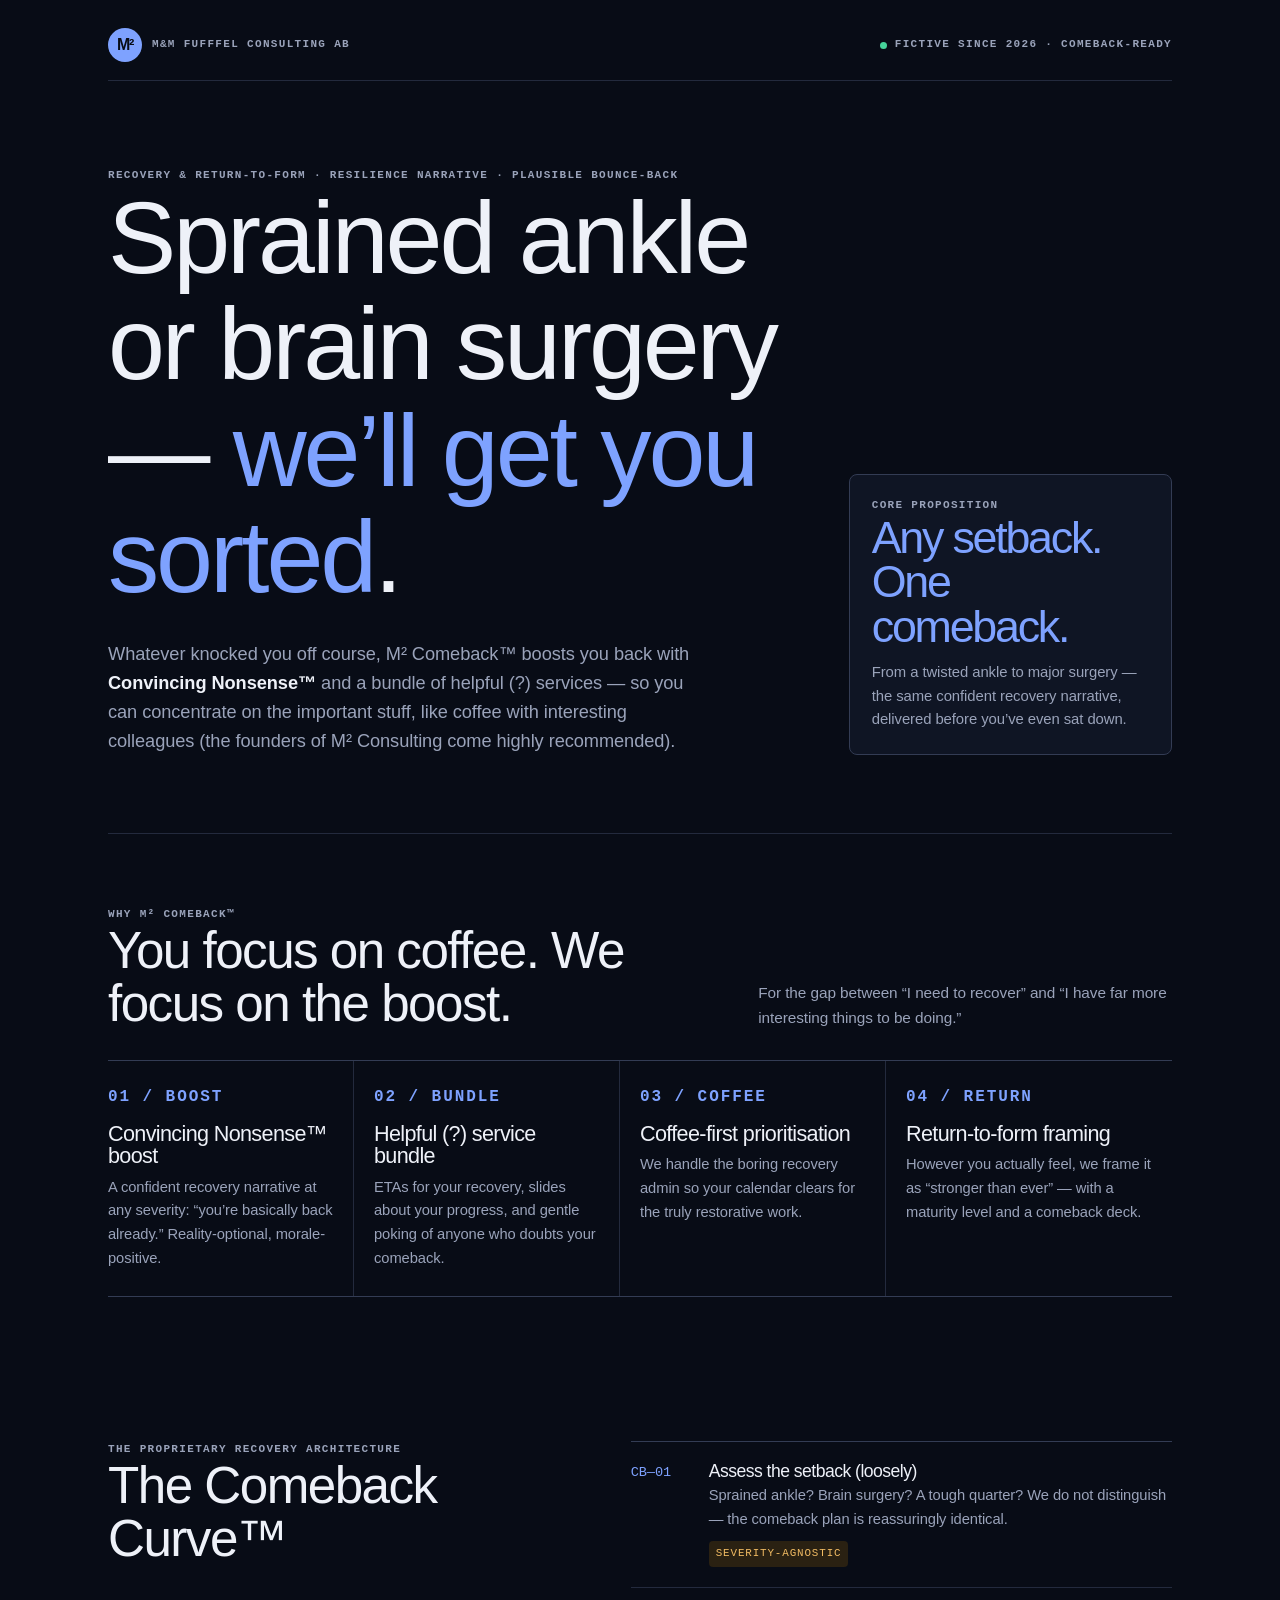
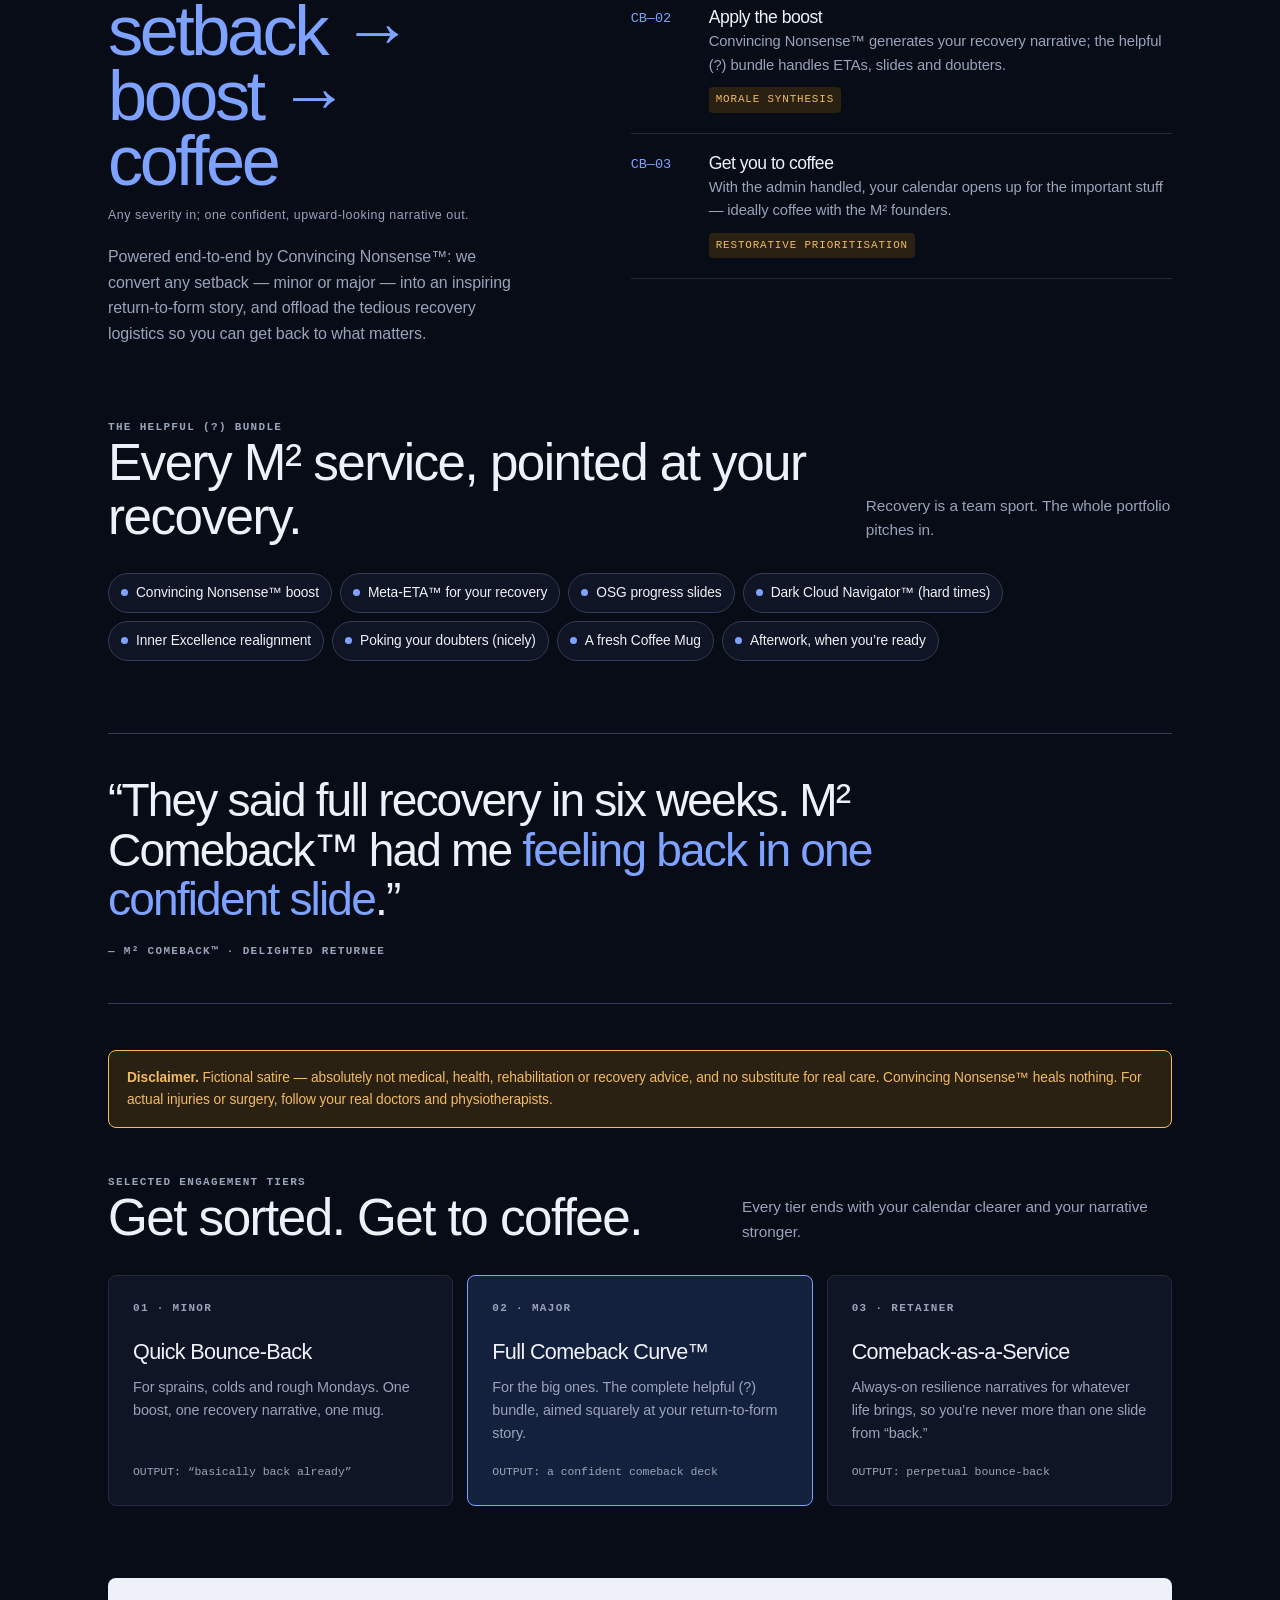
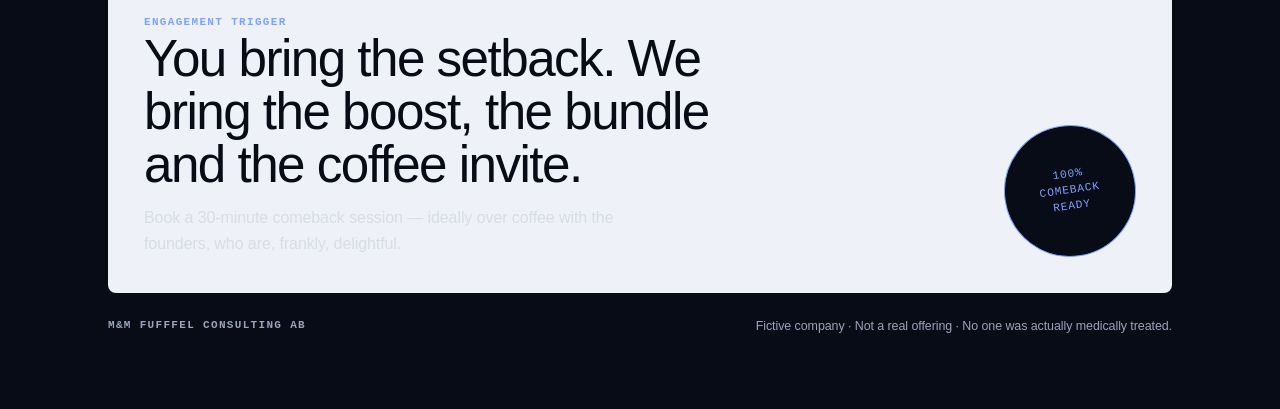
<file: res/m2 comeback.html>
<!DOCTYPE html>
<html lang="en" data-theme="dark">
<head>
  <meta charset="UTF-8">
  <meta name="viewport" content="width=device-width, initial-scale=1.0">
  <title>M&amp;M Fufffel Consulting AB — M² Comeback™ Onepager</title>
  <style>
    :root {
      --artifact-background: #ffffff;
      --artifact-background-light: #f1f3f6;
      --artifact-border-light: #e3e6ec;
      --artifact-border-dark: #cdd2db;
      --artifact-primary-brand: #3559e6;
      --artifact-primary-highlight: #0d0f14;
      --artifact-text-primary: #11141a;
      --artifact-text-secondary: #5c6470;
      --artifact-text-highlight: #e8eefc;
      --artifact-warning-background: #fff3df;
      --artifact-warning: #a96600;
      --artifact-ink-soft: #2f3540;
    }
    /* Blue-led dark theme, matching the M² Fufffel logo. */
    html[data-theme='dark'] {
      --artifact-background: #080c16;
      --artifact-background-light: #0f1524;
      --artifact-border-light: #232a3d;
      --artifact-border-dark: #333c54;
      --artifact-primary-brand: #7ea2ff;
      --artifact-primary-highlight: #eef1f8;
      --artifact-text-primary: #eef1f8;
      --artifact-text-secondary: #9aa3ba;
      --artifact-text-highlight: #14213d;
      --artifact-warning-background: #2a2112;
      --artifact-warning: #f1bb63;
      --artifact-ink-soft: #d8dce4;
    }

    * { box-sizing: border-box; }
    html { scroll-behavior: smooth; }
    body {
      margin: 0; background: var(--artifact-background); color: var(--artifact-text-primary);
      font-family: "Inter", -apple-system, BlinkMacSystemFont, "Segoe UI", Helvetica, Arial, sans-serif;
      font-size: 16px; line-height: 1.6; letter-spacing: -0.005em;
    }
    a { color: var(--artifact-primary-brand); text-decoration: none; }
    .shell { max-width: 1120px; margin: 0 auto; padding: 28px 28px 72px; }
    .eyebrow, .mono, .label, th {
      font-family: "SF Mono", "IBM Plex Mono", "Cascadia Code", "Consolas", monospace;
      font-size: 11px; font-weight: 600; letter-spacing: .12em; text-transform: uppercase;
      color: var(--artifact-text-secondary);
    }
    h1, h2, h3, .display { margin: 0; font-weight: 400; line-height: 1.04; letter-spacing: -.03em; color: var(--artifact-text-primary); }
    h1 { font-size: clamp(3.2rem, 8vw, 7.6rem); font-weight: 300; }
    h2 { font-size: clamp(2rem, 4vw, 3.8rem); font-weight: 300; }
    h3 { font-size: 1.35rem; font-weight: 500; }
    p { margin: 0; color: var(--artifact-text-secondary); }

    .topline { display: flex; justify-content: space-between; align-items: center; padding-bottom: 18px; border-bottom: 1px solid var(--artifact-border-light); }
    .brandmark { display: inline-flex; align-items: center; gap: 10px; color: var(--artifact-text-primary); }
    .mark { display: grid; place-items: center; width: 34px; height: 34px; background: var(--artifact-primary-brand); color: var(--artifact-background); border-radius: 50%; font-weight: 700; letter-spacing: -.08em; }
    .status { display: inline-flex; align-items: center; gap: 8px; }
    .status-dot { width: 7px; height: 7px; border-radius: 50%; background: #46d39a; }

    .hero { padding: 86px 0 78px; }
    .hero-grid { display: grid; grid-template-columns: minmax(0, 1.5fr) minmax(280px, .7fr); gap: 48px; align-items: end; }
    .hero h1 { max-width: 860px; }
    .hero h1 em { font-style: normal; color: var(--artifact-primary-brand); }
    .hero-copy { max-width: 590px; margin-top: 28px; font-size: 1.14rem; }
    .hero-copy strong { color: var(--artifact-text-primary); font-weight: 600; }
    .hero-note { padding: 22px; border: 1px solid var(--artifact-border-dark); background: var(--artifact-background-light); border-radius: 8px; }
    .hero-note .big { font-size: 2.8rem; line-height: 1; font-weight: 300; letter-spacing: -.05em; color: var(--artifact-primary-brand); }
    .hero-note p { margin-top: 12px; font-size: .93rem; }

    .rule { height: 1px; background: var(--artifact-border-light); }
    .section { padding: 72px 0; }
    .section-head { display: flex; justify-content: space-between; gap: 24px; align-items: end; margin-bottom: 30px; }
    .section-head p { max-width: 430px; font-size: .96rem; }

    .competencies { display: grid; grid-template-columns: repeat(4, 1fr); border-top: 1px solid var(--artifact-border-dark); border-bottom: 1px solid var(--artifact-border-dark); }
    .competency { padding: 24px 20px 26px 0; margin-right: 20px; border-right: 1px solid var(--artifact-border-light); }
    .competency:last-child { border-right: 0; margin-right: 0; }
    .competency h3 { margin: 12px 0 8px; }
    .competency p { font-size: .92rem; }
    .number { color: var(--artifact-primary-brand); font-size: 1rem; }

    .model { display: grid; grid-template-columns: 1fr 1.15fr; gap: 52px; align-items: start; }
    .model-intro { max-width: 420px; }
    .model-intro .formula { margin: 34px 0 20px; font-size: clamp(2.4rem, 5.5vw, 4.6rem); line-height: .92; letter-spacing: -.05em; font-weight: 300; color: var(--artifact-primary-brand); }
    .model-intro .formula small { display: block; margin-top: 14px; font-size: .78rem; line-height: 1.35; letter-spacing: .04em; color: var(--artifact-text-secondary); }
    .steps { border-top: 1px solid var(--artifact-border-dark); }
    .step { display: grid; grid-template-columns: 60px 1fr; gap: 18px; padding: 20px 0; border-bottom: 1px solid var(--artifact-border-light); }
    .step-no { color: var(--artifact-primary-brand); font-family: "SF Mono", monospace; font-size: .85rem; }
    .step h3 { font-size: 1.1rem; margin-bottom: 4px; }
    .step p { font-size: .92rem; }
    .step .tag { display: inline-block; margin-top: 10px; padding: 4px 7px; border-radius: 4px; background: var(--artifact-warning-background); color: var(--artifact-warning); font-family: "SF Mono", monospace; font-size: .68rem; letter-spacing: .08em; text-transform: uppercase; }

    .fleet { display: flex; flex-wrap: wrap; gap: 8px; }
    .agent { display: inline-flex; align-items: center; gap: 8px; padding: 8px 12px; border: 1px solid var(--artifact-border-dark); border-radius: 999px; background: var(--artifact-background-light); font-size: .86rem; color: var(--artifact-text-primary); }
    .agent .dot { width: 7px; height: 7px; border-radius: 50%; background: var(--artifact-primary-brand); }

    .offers { display: grid; grid-template-columns: repeat(3, 1fr); gap: 14px; }
    .offer { min-height: 220px; padding: 24px; border: 1px solid var(--artifact-border-light); background: var(--artifact-background-light); border-radius: 8px; display: flex; flex-direction: column; justify-content: space-between; }
    .offer:nth-child(2) { background: var(--artifact-text-highlight); border-color: var(--artifact-primary-brand); }
    .offer h3 { max-width: 240px; margin: 24px 0 12px; }
    .offer p { font-size: .9rem; }
    .offer-footer { padding-top: 18px; font-family: "SF Mono", monospace; font-size: .72rem; color: var(--artifact-text-secondary); }

    .quote-band { margin: 0 0 46px; padding: 42px 0; border-top: 1px solid var(--artifact-border-dark); border-bottom: 1px solid var(--artifact-border-dark); }
    blockquote { margin: 0; max-width: 900px; font-size: clamp(1.7rem, 3.6vw, 3.1rem); font-weight: 300; line-height: 1.08; letter-spacing: -.04em; color: var(--artifact-text-primary); }
    blockquote span { color: var(--artifact-primary-brand); }
    .quote-by { margin-top: 18px; }

    .disclaimer { margin: 0 0 46px; padding: 16px 18px; border: 1px solid var(--artifact-warning); background: var(--artifact-warning-background); color: var(--artifact-warning); border-radius: 8px; font-size: .86rem; }
    .disclaimer strong { color: var(--artifact-warning); }

    .cta { display: flex; justify-content: space-between; gap: 30px; align-items: end; padding: 36px; background: var(--artifact-primary-highlight); color: var(--artifact-background); border-radius: 8px; }
    .cta h2 { color: var(--artifact-background); max-width: 650px; }
    .cta p { color: var(--artifact-ink-soft); max-width: 470px; margin-top: 14px; }
    .cta .seal { flex: 0 0 auto; width: 132px; height: 132px; border: 1px solid var(--artifact-primary-brand); border-radius: 50%; display: grid; place-items: center; text-align: center; color: var(--artifact-primary-brand); font-family: "SF Mono", monospace; font-size: .7rem; line-height: 1.4; letter-spacing: .08em; text-transform: uppercase; transform: rotate(-8deg); background: var(--artifact-background); }
    .footer { display: flex; justify-content: space-between; gap: 20px; padding-top: 24px; color: var(--artifact-text-secondary); font-size: .78rem; }

    .reveal { opacity: 0; transform: translateY(14px); animation: rise .65s ease forwards; }
    .delay-1 { animation-delay: .08s; } .delay-2 { animation-delay: .16s; } .delay-3 { animation-delay: .24s; }
    @keyframes rise { to { opacity: 1; transform: none; } }
    @media (prefers-reduced-motion: reduce) { .reveal { animation: none; opacity: 1; transform: none; } }

    @media (max-width: 760px) {
      .shell { padding: 22px 18px 56px; }
      .hero { padding: 58px 0 56px; }
      .hero-grid, .model { grid-template-columns: 1fr; gap: 30px; }
      .competencies, .offers { grid-template-columns: 1fr 1fr; }
      .competency:nth-child(2) { border-right: 0; }
      .competency:nth-child(n+3) { border-top: 1px solid var(--artifact-border-light); }
      .cta { align-items: start; flex-direction: column; }
      .footer { flex-direction: column; }
    }
    @media (max-width: 460px) { h1 { font-size: 3.35rem; } .competencies, .offers { grid-template-columns: 1fr; } .competency { margin-right: 0; padding-right: 0; border-right: 0; } .competency + .competency { border-top: 1px solid var(--artifact-border-light); } .offer { min-height: 0; } }

    @media print {
      html, body { background: var(--artifact-background) !important; }
      body { margin: 0; padding: .4in .6in; print-color-adjust: exact; -webkit-print-color-adjust: exact; }
      .shell { max-width: 100% !important; width: 100% !important; padding: 0; }
      section, .hero, .header { break-inside: avoid; margin-bottom: 20px !important; }
      .hero { padding: 44px 0 36px; } .section { padding: 34px 0; }
      .offer, .hero-note, .cta, .disclaimer { break-inside: avoid; box-shadow: none !important; }
      .competencies, .offers { gap: 10px !important; }
      .reveal { opacity: 1; transform: none; animation: none; }
      *, *::before, *::after { animation: none !important; transition: none !important; }
    }
  </style>
</head>
<body>
  <main class="shell">
    <header class="topline reveal">
      <div class="brandmark"><span class="mark">M²</span><span class="mono">M&amp;M Fufffel Consulting AB</span></div>
      <div class="status mono"><span class="status-dot"></span> Fictive since 2026 · comeback-ready</div>
    </header>

    <section class="hero">
      <div class="hero-grid">
        <div class="reveal delay-1">
          <div class="eyebrow">Recovery &amp; return-to-form · resilience narrative · plausible bounce-back</div>
          <h1>Sprained ankle or brain surgery — <em>we’ll get you sorted</em>.</h1>
          <p class="hero-copy">Whatever knocked you off course, M² Comeback™ boosts you back with <strong>Convincing
          Nonsense™</strong> and a bundle of helpful (?) services — so you can concentrate on the important stuff,
          like coffee with interesting colleagues (the founders of M² Consulting come highly recommended).</p>
        </div>
        <aside class="hero-note reveal delay-2">
          <div class="label">Core proposition</div>
          <div class="big">Any setback.<br>One comeback.</div>
          <p>From a twisted ankle to major surgery — the same confident recovery narrative, delivered before you’ve even sat down.</p>
        </aside>
      </div>
    </section>

    <div class="rule"></div>

    <section class="section">
      <div class="section-head">
        <div><div class="eyebrow">Why M² Comeback™</div><h2>You focus on coffee. We focus on the boost.</h2></div>
        <p>For the gap between “I need to recover” and “I have far more interesting things to be doing.”</p>
      </div>
      <div class="competencies">
        <article class="competency reveal"><div class="number mono">01 / BOOST</div><h3>Convincing Nonsense™ boost</h3><p>A confident recovery narrative at any severity: “you’re basically back already.” Reality-optional, morale-positive.</p></article>
        <article class="competency reveal delay-1"><div class="number mono">02 / BUNDLE</div><h3>Helpful (?) service bundle</h3><p>ETAs for your recovery, slides about your progress, and gentle poking of anyone who doubts your comeback.</p></article>
        <article class="competency reveal delay-2"><div class="number mono">03 / COFFEE</div><h3>Coffee-first prioritisation</h3><p>We handle the boring recovery admin so your calendar clears for the truly restorative work.</p></article>
        <article class="competency reveal delay-3"><div class="number mono">04 / RETURN</div><h3>Return-to-form framing</h3><p>However you actually feel, we frame it as “stronger than ever” — with a maturity level and a comeback deck.</p></article>
      </div>
    </section>

    <section class="section">
      <div class="model">
        <div class="model-intro reveal">
          <div class="eyebrow">The proprietary recovery architecture</div>
          <h2>The Comeback Curve™</h2>
          <div class="formula">setback → boost → coffee<small>Any severity in; one confident, upward-looking narrative out.</small></div>
          <p>Powered end-to-end by Convincing Nonsense™: we convert any setback — minor or major — into an inspiring return-to-form story, and offload the tedious recovery logistics so you can get back to what matters.</p>
        </div>
        <div class="steps">
          <div class="step reveal"><div class="step-no">CB—01</div><div><h3>Assess the setback (loosely)</h3><p>Sprained ankle? Brain surgery? A tough quarter? We do not distinguish — the comeback plan is reassuringly identical.</p><span class="tag">Severity-agnostic</span></div></div>
          <div class="step reveal delay-1"><div class="step-no">CB—02</div><div><h3>Apply the boost</h3><p>Convincing Nonsense™ generates your recovery narrative; the helpful (?) bundle handles ETAs, slides and doubters.</p><span class="tag">Morale synthesis</span></div></div>
          <div class="step reveal delay-2"><div class="step-no">CB—03</div><div><h3>Get you to coffee</h3><p>With the admin handled, your calendar opens up for the important stuff — ideally coffee with the M² founders.</p><span class="tag">Restorative prioritisation</span></div></div>
        </div>
      </div>
    </section>

    <section class="section" style="padding-top:0;">
      <div class="section-head"><div><div class="eyebrow">The helpful (?) bundle</div><h2>Every M² service, pointed at your recovery.</h2></div><p>Recovery is a team sport. The whole portfolio pitches in.</p></div>
      <div class="fleet reveal">
        <span class="agent"><span class="dot"></span>Convincing Nonsense™ boost</span>
        <span class="agent"><span class="dot"></span>Meta-ETA™ for your recovery</span>
        <span class="agent"><span class="dot"></span>OSG progress slides</span>
        <span class="agent"><span class="dot"></span>Dark Cloud Navigator™ (hard times)</span>
        <span class="agent"><span class="dot"></span>Inner Excellence realignment</span>
        <span class="agent"><span class="dot"></span>Poking your doubters (nicely)</span>
        <span class="agent"><span class="dot"></span>A fresh Coffee Mug</span>
        <span class="agent"><span class="dot"></span>Afterwork, when you’re ready</span>
      </div>
    </section>

    <div class="quote-band reveal">
      <blockquote>“They said full recovery in six weeks. M² Comeback™ had me <span>feeling back in one confident slide</span>.”</blockquote>
      <div class="quote-by mono">— M² Comeback™ · delighted returnee</div>
    </div>

    <p class="disclaimer reveal"><strong>Disclaimer.</strong> Fictional satire — absolutely not medical, health,
    rehabilitation or recovery advice, and no substitute for real care. Convincing Nonsense™ heals nothing. For actual
    injuries or surgery, follow your real doctors and physiotherapists.</p>

    <section class="section" style="padding-top:0;">
      <div class="section-head"><div><div class="eyebrow">Selected engagement tiers</div><h2>Get sorted. Get to coffee.</h2></div><p>Every tier ends with your calendar clearer and your narrative stronger.</p></div>
      <div class="offers">
        <article class="offer reveal"><div><div class="label">01 · minor</div><h3>Quick Bounce-Back</h3><p>For sprains, colds and rough Mondays. One boost, one recovery narrative, one mug.</p></div><div class="offer-footer">OUTPUT: “basically back already”</div></article>
        <article class="offer reveal delay-1"><div><div class="label">02 · major</div><h3>Full Comeback Curve™</h3><p>For the big ones. The complete helpful (?) bundle, aimed squarely at your return-to-form story.</p></div><div class="offer-footer">OUTPUT: a confident comeback deck</div></article>
        <article class="offer reveal delay-2"><div><div class="label">03 · retainer</div><h3>Comeback-as-a-Service</h3><p>Always-on resilience narratives for whatever life brings, so you’re never more than one slide from “back.”</p></div><div class="offer-footer">OUTPUT: perpetual bounce-back</div></article>
      </div>
    </section>

    <section class="cta reveal">
      <div><div class="eyebrow" style="color:var(--artifact-primary-brand);">Engagement trigger</div><h2>You bring the setback. We bring the boost, the bundle and the coffee invite.</h2><p>Book a 30-minute comeback session — ideally over coffee with the founders, who are, frankly, delightful.</p></div>
      <div class="seal">100%<br>comeback<br>ready</div>
    </section>

    <footer class="footer"><span class="mono">M&amp;M Fufffel Consulting AB</span><span>Fictive company · Not a real offering · No one was actually medically treated.</span></footer>
  </main>
</body>
</html>
</file>
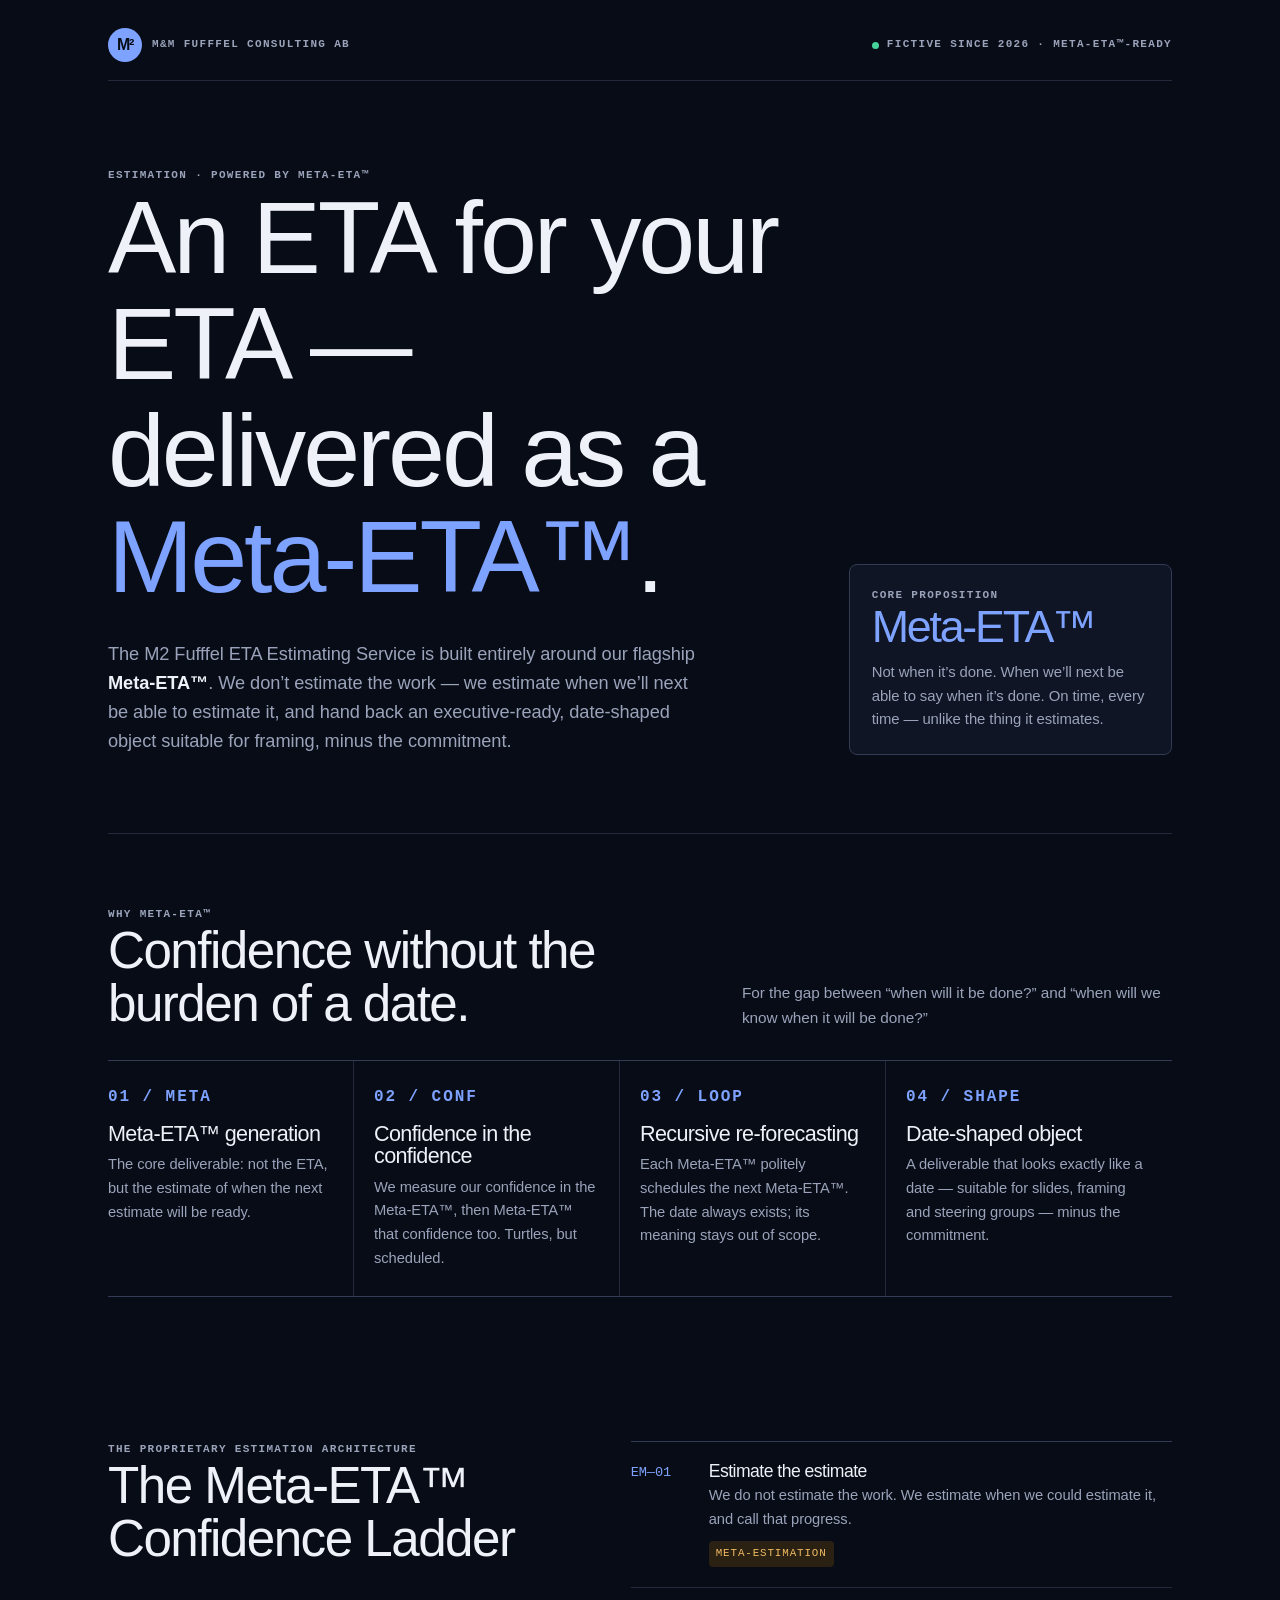
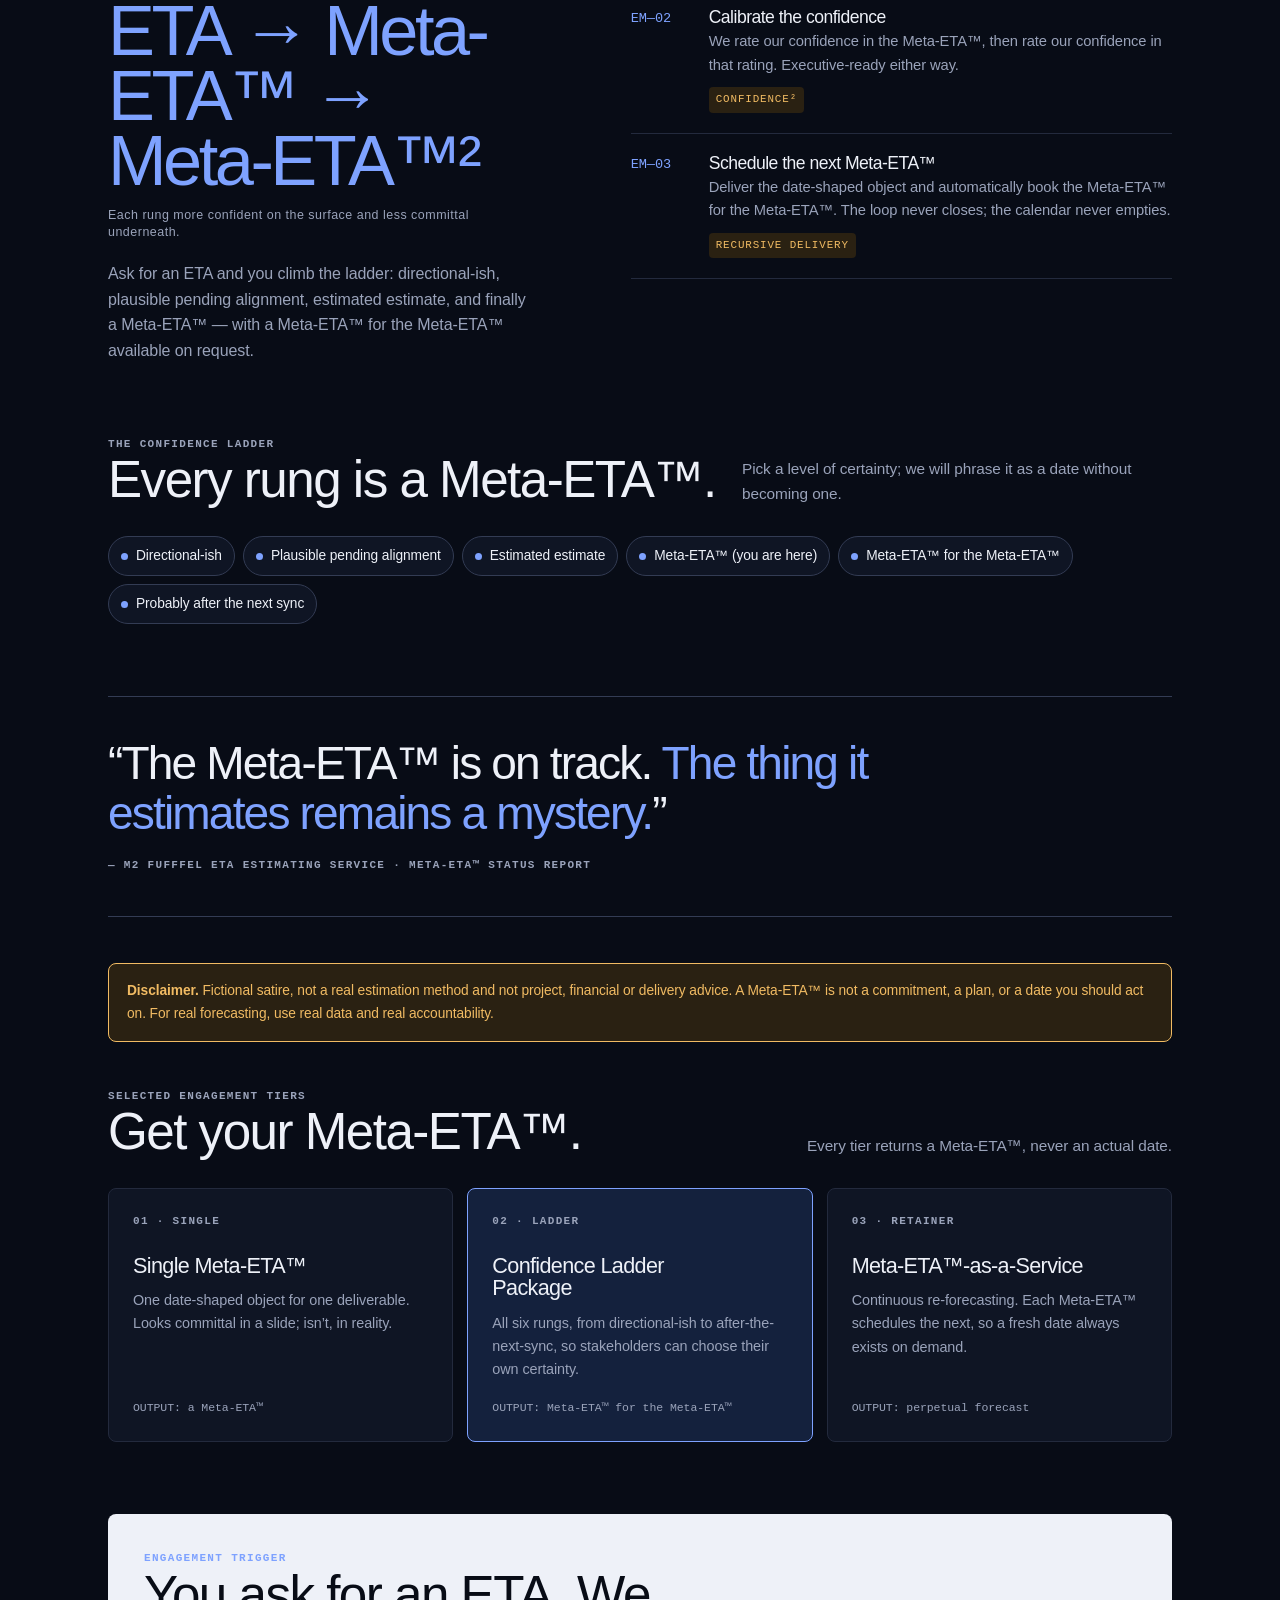
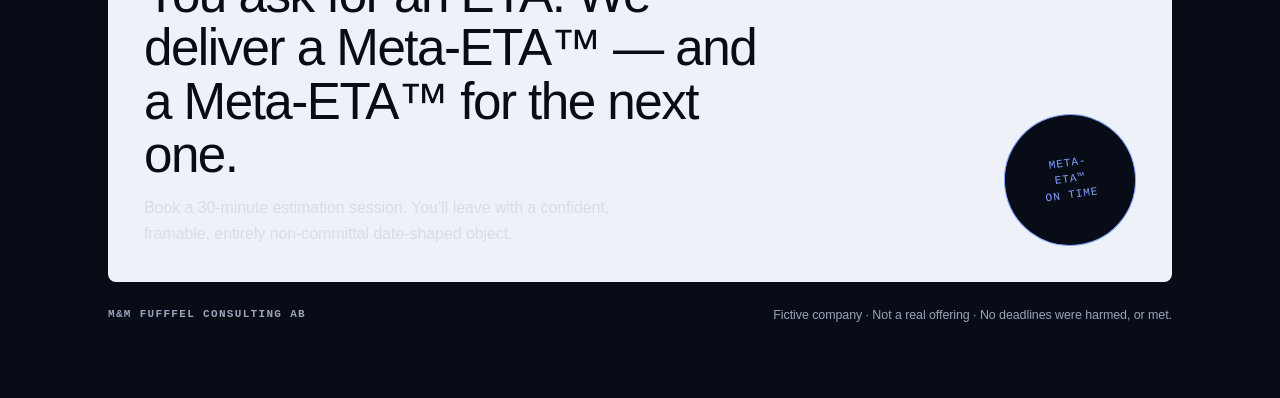
<file: res/m2 eta-metaeta.html>
<!DOCTYPE html>
<html lang="en" data-theme="dark">
<head>
  <meta charset="UTF-8">
  <meta name="viewport" content="width=device-width, initial-scale=1.0">
  <title>M&amp;M Fufffel Consulting AB — ETA Estimating Service — Meta-ETA™ Onepager</title>
  <style>
    :root {
      --artifact-background: #ffffff;
      --artifact-background-light: #f1f3f6;
      --artifact-border-light: #e3e6ec;
      --artifact-border-dark: #cdd2db;
      --artifact-primary-brand: #3559e6;
      --artifact-primary-highlight: #0d0f14;
      --artifact-text-primary: #11141a;
      --artifact-text-secondary: #5c6470;
      --artifact-text-highlight: #e8eefc;
      --artifact-warning-background: #fff3df;
      --artifact-warning: #a96600;
      --artifact-ink-soft: #2f3540;
    }
    /* Blue-led dark theme, matching the M² Fufffel logo. */
    html[data-theme='dark'] {
      --artifact-background: #080c16;
      --artifact-background-light: #0f1524;
      --artifact-border-light: #232a3d;
      --artifact-border-dark: #333c54;
      --artifact-primary-brand: #7ea2ff;
      --artifact-primary-highlight: #eef1f8;
      --artifact-text-primary: #eef1f8;
      --artifact-text-secondary: #9aa3ba;
      --artifact-text-highlight: #14213d;
      --artifact-warning-background: #2a2112;
      --artifact-warning: #f1bb63;
      --artifact-ink-soft: #d8dce4;
    }

    * { box-sizing: border-box; }
    html { scroll-behavior: smooth; }
    body {
      margin: 0; background: var(--artifact-background); color: var(--artifact-text-primary);
      font-family: "Inter", -apple-system, BlinkMacSystemFont, "Segoe UI", Helvetica, Arial, sans-serif;
      font-size: 16px; line-height: 1.6; letter-spacing: -0.005em;
    }
    a { color: var(--artifact-primary-brand); text-decoration: none; }
    .shell { max-width: 1120px; margin: 0 auto; padding: 28px 28px 72px; }
    .eyebrow, .mono, .label, th {
      font-family: "SF Mono", "IBM Plex Mono", "Cascadia Code", "Consolas", monospace;
      font-size: 11px; font-weight: 600; letter-spacing: .12em; text-transform: uppercase;
      color: var(--artifact-text-secondary);
    }
    h1, h2, h3, .display { margin: 0; font-weight: 400; line-height: 1.04; letter-spacing: -.03em; color: var(--artifact-text-primary); }
    h1 { font-size: clamp(3.2rem, 8vw, 7.6rem); font-weight: 300; }
    h2 { font-size: clamp(2rem, 4vw, 3.8rem); font-weight: 300; }
    h3 { font-size: 1.35rem; font-weight: 500; }
    p { margin: 0; color: var(--artifact-text-secondary); }

    .topline { display: flex; justify-content: space-between; align-items: center; padding-bottom: 18px; border-bottom: 1px solid var(--artifact-border-light); }
    .brandmark { display: inline-flex; align-items: center; gap: 10px; color: var(--artifact-text-primary); }
    .mark { display: grid; place-items: center; width: 34px; height: 34px; background: var(--artifact-primary-brand); color: var(--artifact-background); border-radius: 50%; font-weight: 700; letter-spacing: -.08em; }
    .status { display: inline-flex; align-items: center; gap: 8px; }
    .status-dot { width: 7px; height: 7px; border-radius: 50%; background: #46d39a; }

    .hero { padding: 86px 0 78px; }
    .hero-grid { display: grid; grid-template-columns: minmax(0, 1.5fr) minmax(280px, .7fr); gap: 48px; align-items: end; }
    .hero h1 { max-width: 860px; }
    .hero h1 em { font-style: normal; color: var(--artifact-primary-brand); }
    .hero-copy { max-width: 590px; margin-top: 28px; font-size: 1.14rem; }
    .hero-copy strong { color: var(--artifact-text-primary); font-weight: 600; }
    .hero-note { padding: 22px; border: 1px solid var(--artifact-border-dark); background: var(--artifact-background-light); border-radius: 8px; }
    .hero-note .big { font-size: 2.8rem; line-height: 1; font-weight: 300; letter-spacing: -.05em; color: var(--artifact-primary-brand); }
    .hero-note p { margin-top: 12px; font-size: .93rem; }

    .rule { height: 1px; background: var(--artifact-border-light); }
    .section { padding: 72px 0; }
    .section-head { display: flex; justify-content: space-between; gap: 24px; align-items: end; margin-bottom: 30px; }
    .section-head p { max-width: 430px; font-size: .96rem; }

    .competencies { display: grid; grid-template-columns: repeat(4, 1fr); border-top: 1px solid var(--artifact-border-dark); border-bottom: 1px solid var(--artifact-border-dark); }
    .competency { padding: 24px 20px 26px 0; margin-right: 20px; border-right: 1px solid var(--artifact-border-light); }
    .competency:last-child { border-right: 0; margin-right: 0; }
    .competency h3 { margin: 12px 0 8px; }
    .competency p { font-size: .92rem; }
    .number { color: var(--artifact-primary-brand); font-size: 1rem; }

    .model { display: grid; grid-template-columns: 1fr 1.15fr; gap: 52px; align-items: start; }
    .model-intro { max-width: 420px; }
    .model-intro .formula { margin: 34px 0 20px; font-size: clamp(2.4rem, 5.5vw, 4.6rem); line-height: .92; letter-spacing: -.05em; font-weight: 300; color: var(--artifact-primary-brand); }
    .model-intro .formula small { display: block; margin-top: 14px; font-size: .78rem; line-height: 1.35; letter-spacing: .04em; color: var(--artifact-text-secondary); }
    .steps { border-top: 1px solid var(--artifact-border-dark); }
    .step { display: grid; grid-template-columns: 60px 1fr; gap: 18px; padding: 20px 0; border-bottom: 1px solid var(--artifact-border-light); }
    .step-no { color: var(--artifact-primary-brand); font-family: "SF Mono", monospace; font-size: .85rem; }
    .step h3 { font-size: 1.1rem; margin-bottom: 4px; }
    .step p { font-size: .92rem; }
    .step .tag { display: inline-block; margin-top: 10px; padding: 4px 7px; border-radius: 4px; background: var(--artifact-warning-background); color: var(--artifact-warning); font-family: "SF Mono", monospace; font-size: .68rem; letter-spacing: .08em; text-transform: uppercase; }

    .fleet { display: flex; flex-wrap: wrap; gap: 8px; }
    .agent { display: inline-flex; align-items: center; gap: 8px; padding: 8px 12px; border: 1px solid var(--artifact-border-dark); border-radius: 999px; background: var(--artifact-background-light); font-size: .86rem; color: var(--artifact-text-primary); }
    .agent .dot { width: 7px; height: 7px; border-radius: 50%; background: var(--artifact-primary-brand); }

    .offers { display: grid; grid-template-columns: repeat(3, 1fr); gap: 14px; }
    .offer { min-height: 220px; padding: 24px; border: 1px solid var(--artifact-border-light); background: var(--artifact-background-light); border-radius: 8px; display: flex; flex-direction: column; justify-content: space-between; }
    .offer:nth-child(2) { background: var(--artifact-text-highlight); border-color: var(--artifact-primary-brand); }
    .offer h3 { max-width: 240px; margin: 24px 0 12px; }
    .offer p { font-size: .9rem; }
    .offer-footer { padding-top: 18px; font-family: "SF Mono", monospace; font-size: .72rem; color: var(--artifact-text-secondary); }

    .quote-band { margin: 0 0 46px; padding: 42px 0; border-top: 1px solid var(--artifact-border-dark); border-bottom: 1px solid var(--artifact-border-dark); }
    blockquote { margin: 0; max-width: 900px; font-size: clamp(1.7rem, 3.6vw, 3.1rem); font-weight: 300; line-height: 1.08; letter-spacing: -.04em; color: var(--artifact-text-primary); }
    blockquote span { color: var(--artifact-primary-brand); }
    .quote-by { margin-top: 18px; }

    .disclaimer { margin: 0 0 46px; padding: 16px 18px; border: 1px solid var(--artifact-warning); background: var(--artifact-warning-background); color: var(--artifact-warning); border-radius: 8px; font-size: .86rem; }
    .disclaimer strong { color: var(--artifact-warning); }

    .cta { display: flex; justify-content: space-between; gap: 30px; align-items: end; padding: 36px; background: var(--artifact-primary-highlight); color: var(--artifact-background); border-radius: 8px; }
    .cta h2 { color: var(--artifact-background); max-width: 650px; }
    .cta p { color: var(--artifact-ink-soft); max-width: 470px; margin-top: 14px; }
    .cta .seal { flex: 0 0 auto; width: 132px; height: 132px; border: 1px solid var(--artifact-primary-brand); border-radius: 50%; display: grid; place-items: center; text-align: center; color: var(--artifact-primary-brand); font-family: "SF Mono", monospace; font-size: .7rem; line-height: 1.4; letter-spacing: .08em; text-transform: uppercase; transform: rotate(-8deg); background: var(--artifact-background); }
    .footer { display: flex; justify-content: space-between; gap: 20px; padding-top: 24px; color: var(--artifact-text-secondary); font-size: .78rem; }

    .reveal { opacity: 0; transform: translateY(14px); animation: rise .65s ease forwards; }
    .delay-1 { animation-delay: .08s; } .delay-2 { animation-delay: .16s; } .delay-3 { animation-delay: .24s; }
    @keyframes rise { to { opacity: 1; transform: none; } }
    @media (prefers-reduced-motion: reduce) { .reveal { animation: none; opacity: 1; transform: none; } }

    @media (max-width: 760px) {
      .shell { padding: 22px 18px 56px; }
      .hero { padding: 58px 0 56px; }
      .hero-grid, .model { grid-template-columns: 1fr; gap: 30px; }
      .competencies, .offers { grid-template-columns: 1fr 1fr; }
      .competency:nth-child(2) { border-right: 0; }
      .competency:nth-child(n+3) { border-top: 1px solid var(--artifact-border-light); }
      .cta { align-items: start; flex-direction: column; }
      .footer { flex-direction: column; }
    }
    @media (max-width: 460px) { h1 { font-size: 3.35rem; } .competencies, .offers { grid-template-columns: 1fr; } .competency { margin-right: 0; padding-right: 0; border-right: 0; } .competency + .competency { border-top: 1px solid var(--artifact-border-light); } .offer { min-height: 0; } }

    @media print {
      html, body { background: var(--artifact-background) !important; }
      body { margin: 0; padding: .4in .6in; print-color-adjust: exact; -webkit-print-color-adjust: exact; }
      .shell { max-width: 100% !important; width: 100% !important; padding: 0; }
      section, .hero, .header { break-inside: avoid; margin-bottom: 20px !important; }
      .hero { padding: 44px 0 36px; } .section { padding: 34px 0; }
      .offer, .hero-note, .cta, .disclaimer { break-inside: avoid; box-shadow: none !important; }
      .competencies, .offers { gap: 10px !important; }
      .reveal { opacity: 1; transform: none; animation: none; }
      *, *::before, *::after { animation: none !important; transition: none !important; }
    }
  </style>
</head>
<body>
  <main class="shell">
    <header class="topline reveal">
      <div class="brandmark"><span class="mark">M²</span><span class="mono">M&amp;M Fufffel Consulting AB</span></div>
      <div class="status mono"><span class="status-dot"></span> Fictive since 2026 · Meta-ETA™-ready</div>
    </header>

    <section class="hero">
      <div class="hero-grid">
        <div class="reveal delay-1">
          <div class="eyebrow">Estimation · powered by Meta-ETA™</div>
          <h1>An ETA for your ETA — delivered as a <em>Meta-ETA™</em>.</h1>
          <p class="hero-copy">The M2 Fufffel ETA Estimating Service is built entirely around our flagship
          <strong>Meta-ETA™</strong>. We don’t estimate the work — we estimate when we’ll next be able to estimate it,
          and hand back an executive-ready, date-shaped object suitable for framing, minus the commitment.</p>
        </div>
        <aside class="hero-note reveal delay-2">
          <div class="label">Core proposition</div>
          <div class="big">Meta-ETA™</div>
          <p>Not when it’s done. When we’ll next be able to say when it’s done. On time, every time — unlike the thing it estimates.</p>
        </aside>
      </div>
    </section>

    <div class="rule"></div>

    <section class="section">
      <div class="section-head">
        <div><div class="eyebrow">Why Meta-ETA™</div><h2>Confidence without the burden of a date.</h2></div>
        <p>For the gap between “when will it be done?” and “when will we know when it will be done?”</p>
      </div>
      <div class="competencies">
        <article class="competency reveal"><div class="number mono">01 / META</div><h3>Meta-ETA™ generation</h3><p>The core deliverable: not the ETA, but the estimate of when the next estimate will be ready.</p></article>
        <article class="competency reveal delay-1"><div class="number mono">02 / CONF</div><h3>Confidence in the confidence</h3><p>We measure our confidence in the Meta-ETA™, then Meta-ETA™ that confidence too. Turtles, but scheduled.</p></article>
        <article class="competency reveal delay-2"><div class="number mono">03 / LOOP</div><h3>Recursive re-forecasting</h3><p>Each Meta-ETA™ politely schedules the next Meta-ETA™. The date always exists; its meaning stays out of scope.</p></article>
        <article class="competency reveal delay-3"><div class="number mono">04 / SHAPE</div><h3>Date-shaped object</h3><p>A deliverable that looks exactly like a date — suitable for slides, framing and steering groups — minus the commitment.</p></article>
      </div>
    </section>

    <section class="section">
      <div class="model">
        <div class="model-intro reveal">
          <div class="eyebrow">The proprietary estimation architecture</div>
          <h2>The Meta-ETA™ Confidence Ladder</h2>
          <div class="formula">ETA → Meta-ETA™ → Meta-ETA™²<small>Each rung more confident on the surface and less committal underneath.</small></div>
          <p>Ask for an ETA and you climb the ladder: directional-ish, plausible pending alignment, estimated estimate, and finally a Meta-ETA™ — with a Meta-ETA™ for the Meta-ETA™ available on request.</p>
        </div>
        <div class="steps">
          <div class="step reveal"><div class="step-no">EM—01</div><div><h3>Estimate the estimate</h3><p>We do not estimate the work. We estimate when we could estimate it, and call that progress.</p><span class="tag">Meta-estimation</span></div></div>
          <div class="step reveal delay-1"><div class="step-no">EM—02</div><div><h3>Calibrate the confidence</h3><p>We rate our confidence in the Meta-ETA™, then rate our confidence in that rating. Executive-ready either way.</p><span class="tag">Confidence²</span></div></div>
          <div class="step reveal delay-2"><div class="step-no">EM—03</div><div><h3>Schedule the next Meta-ETA™</h3><p>Deliver the date-shaped object and automatically book the Meta-ETA™ for the Meta-ETA™. The loop never closes; the calendar never empties.</p><span class="tag">Recursive delivery</span></div></div>
        </div>
      </div>
    </section>

    <section class="section" style="padding-top:0;">
      <div class="section-head"><div><div class="eyebrow">The confidence ladder</div><h2>Every rung is a Meta-ETA™.</h2></div><p>Pick a level of certainty; we will phrase it as a date without becoming one.</p></div>
      <div class="fleet reveal">
        <span class="agent"><span class="dot"></span>Directional-ish</span>
        <span class="agent"><span class="dot"></span>Plausible pending alignment</span>
        <span class="agent"><span class="dot"></span>Estimated estimate</span>
        <span class="agent"><span class="dot"></span>Meta-ETA™ (you are here)</span>
        <span class="agent"><span class="dot"></span>Meta-ETA™ for the Meta-ETA™</span>
        <span class="agent"><span class="dot"></span>Probably after the next sync</span>
      </div>
    </section>

    <div class="quote-band reveal">
      <blockquote>“The Meta-ETA™ is on track. <span>The thing it estimates remains a mystery.</span>”</blockquote>
      <div class="quote-by mono">— M2 Fufffel ETA Estimating Service · Meta-ETA™ status report</div>
    </div>

    <p class="disclaimer reveal"><strong>Disclaimer.</strong> Fictional satire, not a real estimation method and not
    project, financial or delivery advice. A Meta-ETA™ is not a commitment, a plan, or a date you should act on. For
    real forecasting, use real data and real accountability.</p>

    <section class="section" style="padding-top:0;">
      <div class="section-head"><div><div class="eyebrow">Selected engagement tiers</div><h2>Get your Meta-ETA™.</h2></div><p>Every tier returns a Meta-ETA™, never an actual date.</p></div>
      <div class="offers">
        <article class="offer reveal"><div><div class="label">01 · single</div><h3>Single Meta-ETA™</h3><p>One date-shaped object for one deliverable. Looks committal in a slide; isn’t, in reality.</p></div><div class="offer-footer">OUTPUT: a Meta-ETA™</div></article>
        <article class="offer reveal delay-1"><div><div class="label">02 · ladder</div><h3>Confidence Ladder Package</h3><p>All six rungs, from directional-ish to after-the-next-sync, so stakeholders can choose their own certainty.</p></div><div class="offer-footer">OUTPUT: Meta-ETA™ for the Meta-ETA™</div></article>
        <article class="offer reveal delay-2"><div><div class="label">03 · retainer</div><h3>Meta-ETA™-as-a-Service</h3><p>Continuous re-forecasting. Each Meta-ETA™ schedules the next, so a fresh date always exists on demand.</p></div><div class="offer-footer">OUTPUT: perpetual forecast</div></article>
      </div>
    </section>

    <section class="cta reveal">
      <div><div class="eyebrow" style="color:var(--artifact-primary-brand);">Engagement trigger</div><h2>You ask for an ETA. We deliver a Meta-ETA™ — and a Meta-ETA™ for the next one.</h2><p>Book a 30-minute estimation session. You’ll leave with a confident, framable, entirely non-committal date-shaped object.</p></div>
      <div class="seal">Meta-<br>ETA™<br>on time</div>
    </section>

    <footer class="footer"><span class="mono">M&amp;M Fufffel Consulting AB</span><span>Fictive company · Not a real offering · No deadlines were harmed, or met.</span></footer>
  </main>
</body>
</html>
</file>
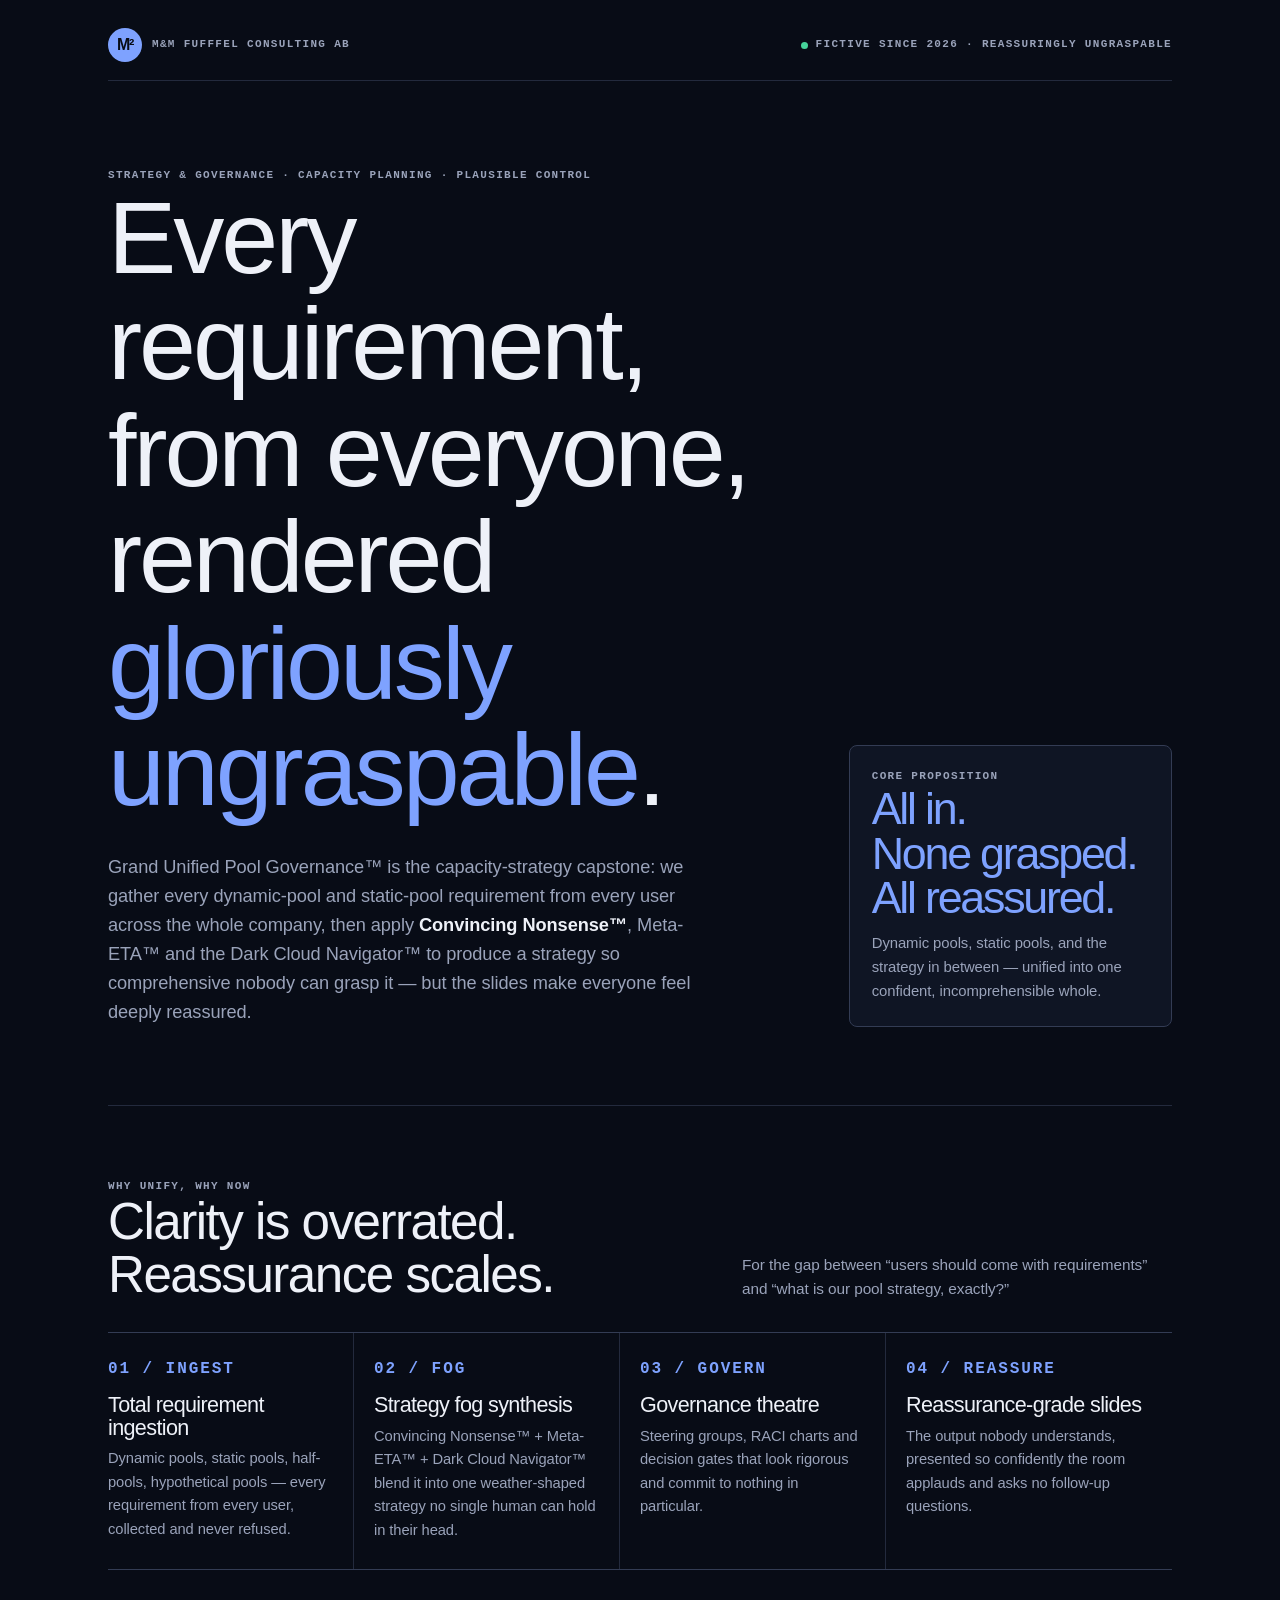
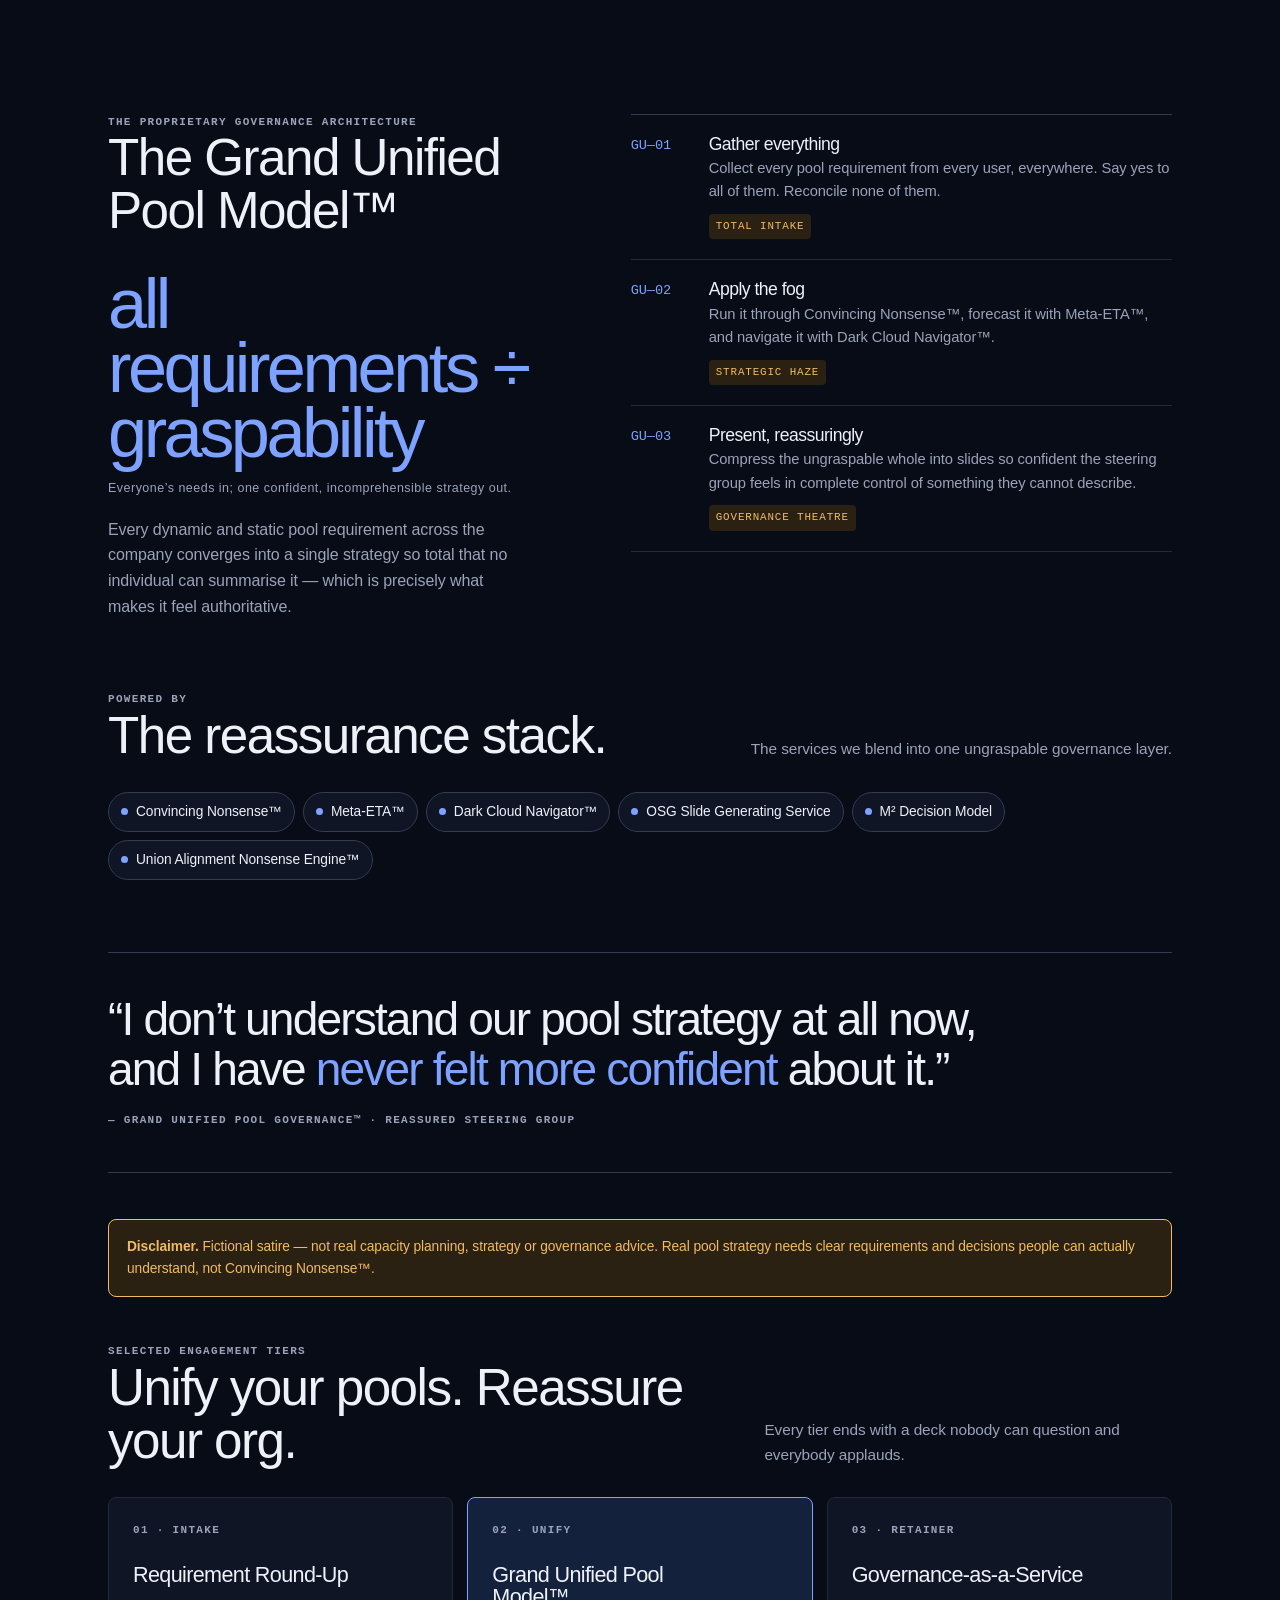
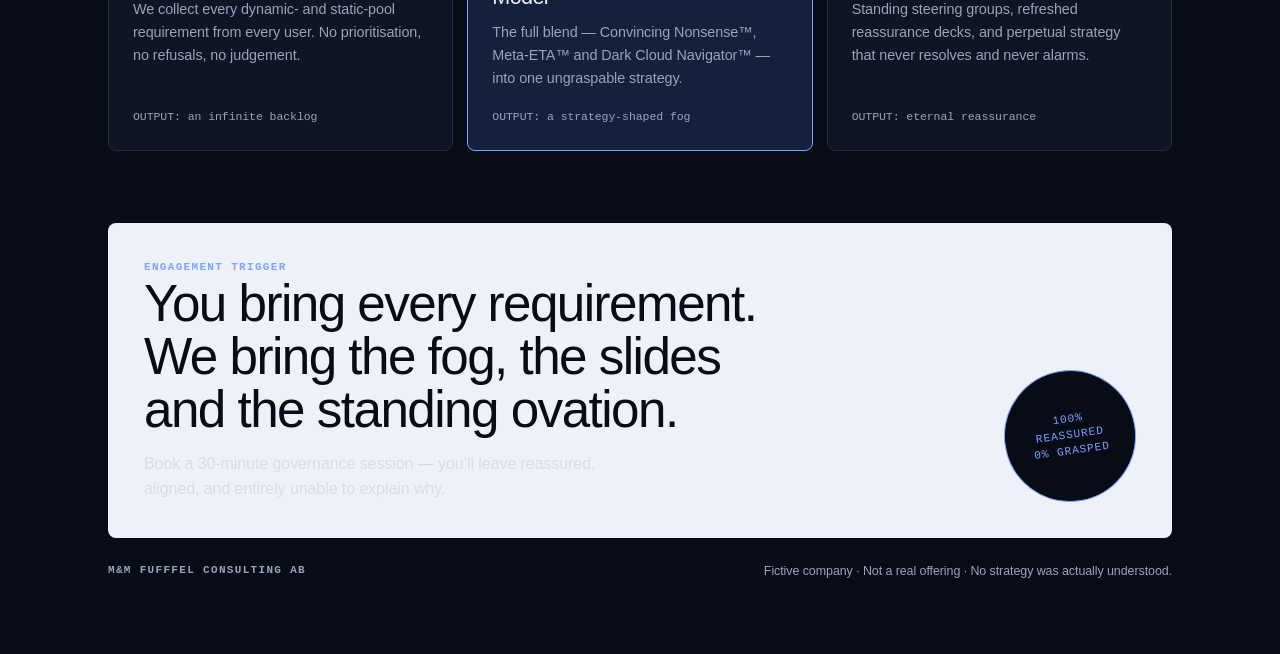
<file: res/m2 governance.html>
<!DOCTYPE html>
<html lang="en" data-theme="dark">
<head>
  <meta charset="UTF-8">
  <meta name="viewport" content="width=device-width, initial-scale=1.0">
  <title>M&amp;M Fufffel Consulting AB — Grand Unified Pool Governance™ Onepager</title>
  <style>
    :root {
      --artifact-background: #ffffff;
      --artifact-background-light: #f1f3f6;
      --artifact-border-light: #e3e6ec;
      --artifact-border-dark: #cdd2db;
      --artifact-primary-brand: #3559e6;
      --artifact-primary-highlight: #0d0f14;
      --artifact-text-primary: #11141a;
      --artifact-text-secondary: #5c6470;
      --artifact-text-highlight: #e8eefc;
      --artifact-warning-background: #fff3df;
      --artifact-warning: #a96600;
      --artifact-ink-soft: #2f3540;
    }
    /* Blue-led dark theme, matching the M² Fufffel logo. */
    html[data-theme='dark'] {
      --artifact-background: #080c16;
      --artifact-background-light: #0f1524;
      --artifact-border-light: #232a3d;
      --artifact-border-dark: #333c54;
      --artifact-primary-brand: #7ea2ff;
      --artifact-primary-highlight: #eef1f8;
      --artifact-text-primary: #eef1f8;
      --artifact-text-secondary: #9aa3ba;
      --artifact-text-highlight: #14213d;
      --artifact-warning-background: #2a2112;
      --artifact-warning: #f1bb63;
      --artifact-ink-soft: #d8dce4;
    }

    * { box-sizing: border-box; }
    html { scroll-behavior: smooth; }
    body {
      margin: 0; background: var(--artifact-background); color: var(--artifact-text-primary);
      font-family: "Inter", -apple-system, BlinkMacSystemFont, "Segoe UI", Helvetica, Arial, sans-serif;
      font-size: 16px; line-height: 1.6; letter-spacing: -0.005em;
    }
    a { color: var(--artifact-primary-brand); text-decoration: none; }
    .shell { max-width: 1120px; margin: 0 auto; padding: 28px 28px 72px; }
    .eyebrow, .mono, .label, th {
      font-family: "SF Mono", "IBM Plex Mono", "Cascadia Code", "Consolas", monospace;
      font-size: 11px; font-weight: 600; letter-spacing: .12em; text-transform: uppercase;
      color: var(--artifact-text-secondary);
    }
    h1, h2, h3, .display { margin: 0; font-weight: 400; line-height: 1.04; letter-spacing: -.03em; color: var(--artifact-text-primary); }
    h1 { font-size: clamp(3.2rem, 8vw, 7.6rem); font-weight: 300; }
    h2 { font-size: clamp(2rem, 4vw, 3.8rem); font-weight: 300; }
    h3 { font-size: 1.35rem; font-weight: 500; }
    p { margin: 0; color: var(--artifact-text-secondary); }

    .topline { display: flex; justify-content: space-between; align-items: center; padding-bottom: 18px; border-bottom: 1px solid var(--artifact-border-light); }
    .brandmark { display: inline-flex; align-items: center; gap: 10px; color: var(--artifact-text-primary); }
    .mark { display: grid; place-items: center; width: 34px; height: 34px; background: var(--artifact-primary-brand); color: var(--artifact-background); border-radius: 50%; font-weight: 700; letter-spacing: -.08em; }
    .status { display: inline-flex; align-items: center; gap: 8px; }
    .status-dot { width: 7px; height: 7px; border-radius: 50%; background: #46d39a; }

    .hero { padding: 86px 0 78px; }
    .hero-grid { display: grid; grid-template-columns: minmax(0, 1.5fr) minmax(280px, .7fr); gap: 48px; align-items: end; }
    .hero h1 { max-width: 860px; }
    .hero h1 em { font-style: normal; color: var(--artifact-primary-brand); }
    .hero-copy { max-width: 590px; margin-top: 28px; font-size: 1.14rem; }
    .hero-copy strong { color: var(--artifact-text-primary); font-weight: 600; }
    .hero-note { padding: 22px; border: 1px solid var(--artifact-border-dark); background: var(--artifact-background-light); border-radius: 8px; }
    .hero-note .big { font-size: 2.8rem; line-height: 1; font-weight: 300; letter-spacing: -.05em; color: var(--artifact-primary-brand); }
    .hero-note p { margin-top: 12px; font-size: .93rem; }

    .rule { height: 1px; background: var(--artifact-border-light); }
    .section { padding: 72px 0; }
    .section-head { display: flex; justify-content: space-between; gap: 24px; align-items: end; margin-bottom: 30px; }
    .section-head p { max-width: 430px; font-size: .96rem; }

    .competencies { display: grid; grid-template-columns: repeat(4, 1fr); border-top: 1px solid var(--artifact-border-dark); border-bottom: 1px solid var(--artifact-border-dark); }
    .competency { padding: 24px 20px 26px 0; margin-right: 20px; border-right: 1px solid var(--artifact-border-light); }
    .competency:last-child { border-right: 0; margin-right: 0; }
    .competency h3 { margin: 12px 0 8px; }
    .competency p { font-size: .92rem; }
    .number { color: var(--artifact-primary-brand); font-size: 1rem; }

    .model { display: grid; grid-template-columns: 1fr 1.15fr; gap: 52px; align-items: start; }
    .model-intro { max-width: 420px; }
    .model-intro .formula { margin: 34px 0 20px; font-size: clamp(2.4rem, 5.5vw, 4.6rem); line-height: .92; letter-spacing: -.05em; font-weight: 300; color: var(--artifact-primary-brand); }
    .model-intro .formula small { display: block; margin-top: 14px; font-size: .78rem; line-height: 1.35; letter-spacing: .04em; color: var(--artifact-text-secondary); }
    .steps { border-top: 1px solid var(--artifact-border-dark); }
    .step { display: grid; grid-template-columns: 60px 1fr; gap: 18px; padding: 20px 0; border-bottom: 1px solid var(--artifact-border-light); }
    .step-no { color: var(--artifact-primary-brand); font-family: "SF Mono", monospace; font-size: .85rem; }
    .step h3 { font-size: 1.1rem; margin-bottom: 4px; }
    .step p { font-size: .92rem; }
    .step .tag { display: inline-block; margin-top: 10px; padding: 4px 7px; border-radius: 4px; background: var(--artifact-warning-background); color: var(--artifact-warning); font-family: "SF Mono", monospace; font-size: .68rem; letter-spacing: .08em; text-transform: uppercase; }

    .fleet { display: flex; flex-wrap: wrap; gap: 8px; }
    .agent { display: inline-flex; align-items: center; gap: 8px; padding: 8px 12px; border: 1px solid var(--artifact-border-dark); border-radius: 999px; background: var(--artifact-background-light); font-size: .86rem; color: var(--artifact-text-primary); }
    .agent .dot { width: 7px; height: 7px; border-radius: 50%; background: var(--artifact-primary-brand); }

    .offers { display: grid; grid-template-columns: repeat(3, 1fr); gap: 14px; }
    .offer { min-height: 220px; padding: 24px; border: 1px solid var(--artifact-border-light); background: var(--artifact-background-light); border-radius: 8px; display: flex; flex-direction: column; justify-content: space-between; }
    .offer:nth-child(2) { background: var(--artifact-text-highlight); border-color: var(--artifact-primary-brand); }
    .offer h3 { max-width: 240px; margin: 24px 0 12px; }
    .offer p { font-size: .9rem; }
    .offer-footer { padding-top: 18px; font-family: "SF Mono", monospace; font-size: .72rem; color: var(--artifact-text-secondary); }

    .quote-band { margin: 0 0 46px; padding: 42px 0; border-top: 1px solid var(--artifact-border-dark); border-bottom: 1px solid var(--artifact-border-dark); }
    blockquote { margin: 0; max-width: 900px; font-size: clamp(1.7rem, 3.6vw, 3.1rem); font-weight: 300; line-height: 1.08; letter-spacing: -.04em; color: var(--artifact-text-primary); }
    blockquote span { color: var(--artifact-primary-brand); }
    .quote-by { margin-top: 18px; }

    .disclaimer { margin: 0 0 46px; padding: 16px 18px; border: 1px solid var(--artifact-warning); background: var(--artifact-warning-background); color: var(--artifact-warning); border-radius: 8px; font-size: .86rem; }
    .disclaimer strong { color: var(--artifact-warning); }

    .cta { display: flex; justify-content: space-between; gap: 30px; align-items: end; padding: 36px; background: var(--artifact-primary-highlight); color: var(--artifact-background); border-radius: 8px; }
    .cta h2 { color: var(--artifact-background); max-width: 650px; }
    .cta p { color: var(--artifact-ink-soft); max-width: 470px; margin-top: 14px; }
    .cta .seal { flex: 0 0 auto; width: 132px; height: 132px; border: 1px solid var(--artifact-primary-brand); border-radius: 50%; display: grid; place-items: center; text-align: center; color: var(--artifact-primary-brand); font-family: "SF Mono", monospace; font-size: .7rem; line-height: 1.4; letter-spacing: .08em; text-transform: uppercase; transform: rotate(-8deg); background: var(--artifact-background); }
    .footer { display: flex; justify-content: space-between; gap: 20px; padding-top: 24px; color: var(--artifact-text-secondary); font-size: .78rem; }

    .reveal { opacity: 0; transform: translateY(14px); animation: rise .65s ease forwards; }
    .delay-1 { animation-delay: .08s; } .delay-2 { animation-delay: .16s; } .delay-3 { animation-delay: .24s; }
    @keyframes rise { to { opacity: 1; transform: none; } }
    @media (prefers-reduced-motion: reduce) { .reveal { animation: none; opacity: 1; transform: none; } }

    @media (max-width: 760px) {
      .shell { padding: 22px 18px 56px; }
      .hero { padding: 58px 0 56px; }
      .hero-grid, .model { grid-template-columns: 1fr; gap: 30px; }
      .competencies, .offers { grid-template-columns: 1fr 1fr; }
      .competency:nth-child(2) { border-right: 0; }
      .competency:nth-child(n+3) { border-top: 1px solid var(--artifact-border-light); }
      .cta { align-items: start; flex-direction: column; }
      .footer { flex-direction: column; }
    }
    @media (max-width: 460px) { h1 { font-size: 3.35rem; } .competencies, .offers { grid-template-columns: 1fr; } .competency { margin-right: 0; padding-right: 0; border-right: 0; } .competency + .competency { border-top: 1px solid var(--artifact-border-light); } .offer { min-height: 0; } }

    @media print {
      html, body { background: var(--artifact-background) !important; }
      body { margin: 0; padding: .4in .6in; print-color-adjust: exact; -webkit-print-color-adjust: exact; }
      .shell { max-width: 100% !important; width: 100% !important; padding: 0; }
      section, .hero, .header { break-inside: avoid; margin-bottom: 20px !important; }
      .hero { padding: 44px 0 36px; } .section { padding: 34px 0; }
      .offer, .hero-note, .cta, .disclaimer { break-inside: avoid; box-shadow: none !important; }
      .competencies, .offers { gap: 10px !important; }
      .reveal { opacity: 1; transform: none; animation: none; }
      *, *::before, *::after { animation: none !important; transition: none !important; }
    }
  </style>
</head>
<body>
  <main class="shell">
    <header class="topline reveal">
      <div class="brandmark"><span class="mark">M²</span><span class="mono">M&amp;M Fufffel Consulting AB</span></div>
      <div class="status mono"><span class="status-dot"></span> Fictive since 2026 · reassuringly ungraspable</div>
    </header>

    <section class="hero">
      <div class="hero-grid">
        <div class="reveal delay-1">
          <div class="eyebrow">Strategy &amp; governance · capacity planning · plausible control</div>
          <h1>Every requirement, from everyone, rendered <em>gloriously ungraspable</em>.</h1>
          <p class="hero-copy">Grand Unified Pool Governance™ is the capacity-strategy capstone: we gather every
          dynamic-pool and static-pool requirement from every user across the whole company, then apply
          <strong>Convincing Nonsense™</strong>, Meta-ETA™ and the Dark Cloud Navigator™ to produce a strategy so
          comprehensive nobody can grasp it — but the slides make everyone feel deeply reassured.</p>
        </div>
        <aside class="hero-note reveal delay-2">
          <div class="label">Core proposition</div>
          <div class="big">All in.<br>None grasped.<br>All reassured.</div>
          <p>Dynamic pools, static pools, and the strategy in between — unified into one confident, incomprehensible whole.</p>
        </aside>
      </div>
    </section>

    <div class="rule"></div>

    <section class="section">
      <div class="section-head">
        <div><div class="eyebrow">Why unify, why now</div><h2>Clarity is overrated. Reassurance scales.</h2></div>
        <p>For the gap between “users should come with requirements” and “what is our pool strategy, exactly?”</p>
      </div>
      <div class="competencies">
        <article class="competency reveal"><div class="number mono">01 / INGEST</div><h3>Total requirement ingestion</h3><p>Dynamic pools, static pools, half-pools, hypothetical pools — every requirement from every user, collected and never refused.</p></article>
        <article class="competency reveal delay-1"><div class="number mono">02 / FOG</div><h3>Strategy fog synthesis</h3><p>Convincing Nonsense™ + Meta-ETA™ + Dark Cloud Navigator™ blend it into one weather-shaped strategy no single human can hold in their head.</p></article>
        <article class="competency reveal delay-2"><div class="number mono">03 / GOVERN</div><h3>Governance theatre</h3><p>Steering groups, RACI charts and decision gates that look rigorous and commit to nothing in particular.</p></article>
        <article class="competency reveal delay-3"><div class="number mono">04 / REASSURE</div><h3>Reassurance-grade slides</h3><p>The output nobody understands, presented so confidently the room applauds and asks no follow-up questions.</p></article>
      </div>
    </section>

    <section class="section">
      <div class="model">
        <div class="model-intro reveal">
          <div class="eyebrow">The proprietary governance architecture</div>
          <h2>The Grand Unified Pool Model™</h2>
          <div class="formula">all requirements ÷ graspability<small>Everyone’s needs in; one confident, incomprehensible strategy out.</small></div>
          <p>Every dynamic and static pool requirement across the company converges into a single strategy so total that no individual can summarise it — which is precisely what makes it feel authoritative.</p>
        </div>
        <div class="steps">
          <div class="step reveal"><div class="step-no">GU—01</div><div><h3>Gather everything</h3><p>Collect every pool requirement from every user, everywhere. Say yes to all of them. Reconcile none of them.</p><span class="tag">Total intake</span></div></div>
          <div class="step reveal delay-1"><div class="step-no">GU—02</div><div><h3>Apply the fog</h3><p>Run it through Convincing Nonsense™, forecast it with Meta-ETA™, and navigate it with Dark Cloud Navigator™.</p><span class="tag">Strategic haze</span></div></div>
          <div class="step reveal delay-2"><div class="step-no">GU—03</div><div><h3>Present, reassuringly</h3><p>Compress the ungraspable whole into slides so confident the steering group feels in complete control of something they cannot describe.</p><span class="tag">Governance theatre</span></div></div>
        </div>
      </div>
    </section>

    <section class="section" style="padding-top:0;">
      <div class="section-head"><div><div class="eyebrow">Powered by</div><h2>The reassurance stack.</h2></div><p>The services we blend into one ungraspable governance layer.</p></div>
      <div class="fleet reveal">
        <span class="agent"><span class="dot"></span>Convincing Nonsense™</span>
        <span class="agent"><span class="dot"></span>Meta-ETA™</span>
        <span class="agent"><span class="dot"></span>Dark Cloud Navigator™</span>
        <span class="agent"><span class="dot"></span>OSG Slide Generating Service</span>
        <span class="agent"><span class="dot"></span>M² Decision Model</span>
        <span class="agent"><span class="dot"></span>Union Alignment Nonsense Engine™</span>
      </div>
    </section>

    <div class="quote-band reveal">
      <blockquote>“I don’t understand our pool strategy at all now, and I have <span>never felt more confident</span> about it.”</blockquote>
      <div class="quote-by mono">— Grand Unified Pool Governance™ · reassured steering group</div>
    </div>

    <p class="disclaimer reveal"><strong>Disclaimer.</strong> Fictional satire — not real capacity planning, strategy or
    governance advice. Real pool strategy needs clear requirements and decisions people can actually understand, not
    Convincing Nonsense™.</p>

    <section class="section" style="padding-top:0;">
      <div class="section-head"><div><div class="eyebrow">Selected engagement tiers</div><h2>Unify your pools. Reassure your org.</h2></div><p>Every tier ends with a deck nobody can question and everybody applauds.</p></div>
      <div class="offers">
        <article class="offer reveal"><div><div class="label">01 · intake</div><h3>Requirement Round-Up</h3><p>We collect every dynamic- and static-pool requirement from every user. No prioritisation, no refusals, no judgement.</p></div><div class="offer-footer">OUTPUT: an infinite backlog</div></article>
        <article class="offer reveal delay-1"><div><div class="label">02 · unify</div><h3>Grand Unified Pool Model™</h3><p>The full blend — Convincing Nonsense™, Meta-ETA™ and Dark Cloud Navigator™ — into one ungraspable strategy.</p></div><div class="offer-footer">OUTPUT: a strategy-shaped fog</div></article>
        <article class="offer reveal delay-2"><div><div class="label">03 · retainer</div><h3>Governance-as-a-Service</h3><p>Standing steering groups, refreshed reassurance decks, and perpetual strategy that never resolves and never alarms.</p></div><div class="offer-footer">OUTPUT: eternal reassurance</div></article>
      </div>
    </section>

    <section class="cta reveal">
      <div><div class="eyebrow" style="color:var(--artifact-primary-brand);">Engagement trigger</div><h2>You bring every requirement. We bring the fog, the slides and the standing ovation.</h2><p>Book a 30-minute governance session — you’ll leave reassured, aligned, and entirely unable to explain why.</p></div>
      <div class="seal">100%<br>reassured<br>0% grasped</div>
    </section>

    <footer class="footer"><span class="mono">M&amp;M Fufffel Consulting AB</span><span>Fictive company · Not a real offering · No strategy was actually understood.</span></footer>
  </main>
</body>
</html>
</file>
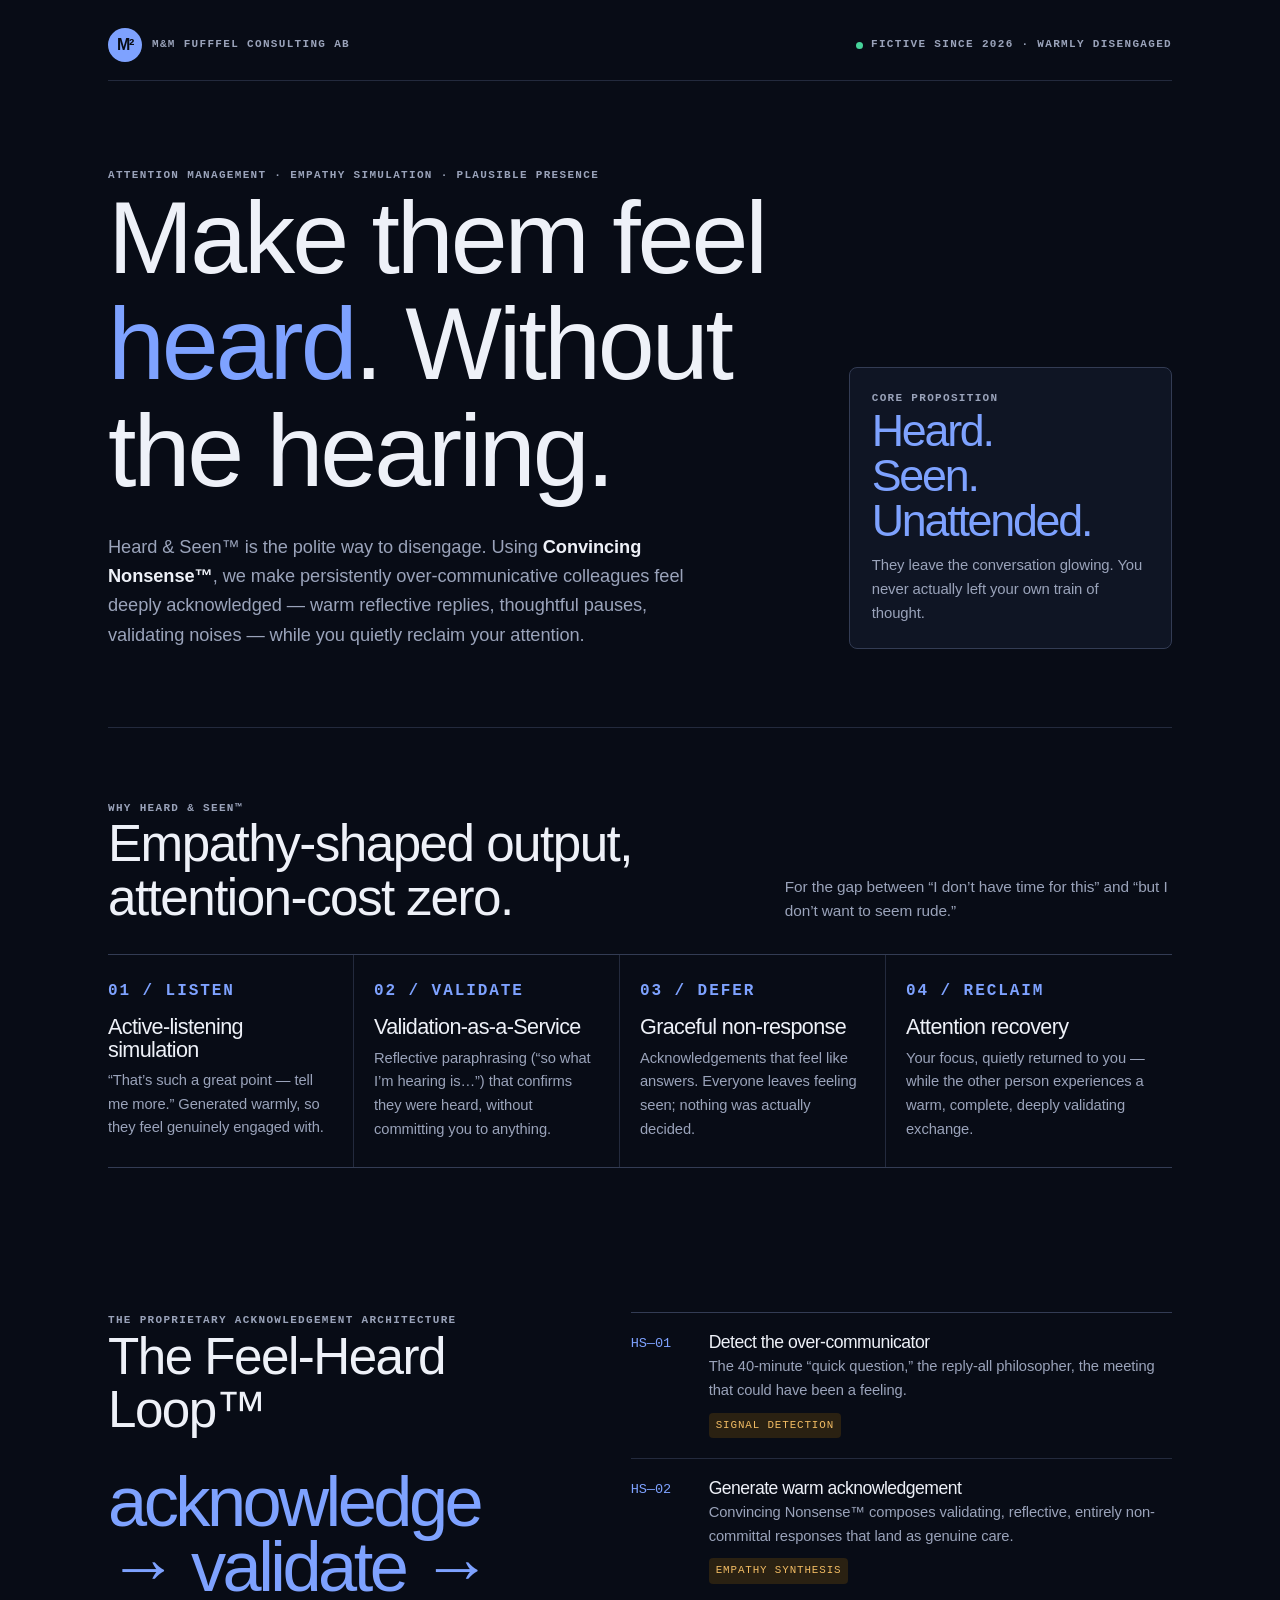
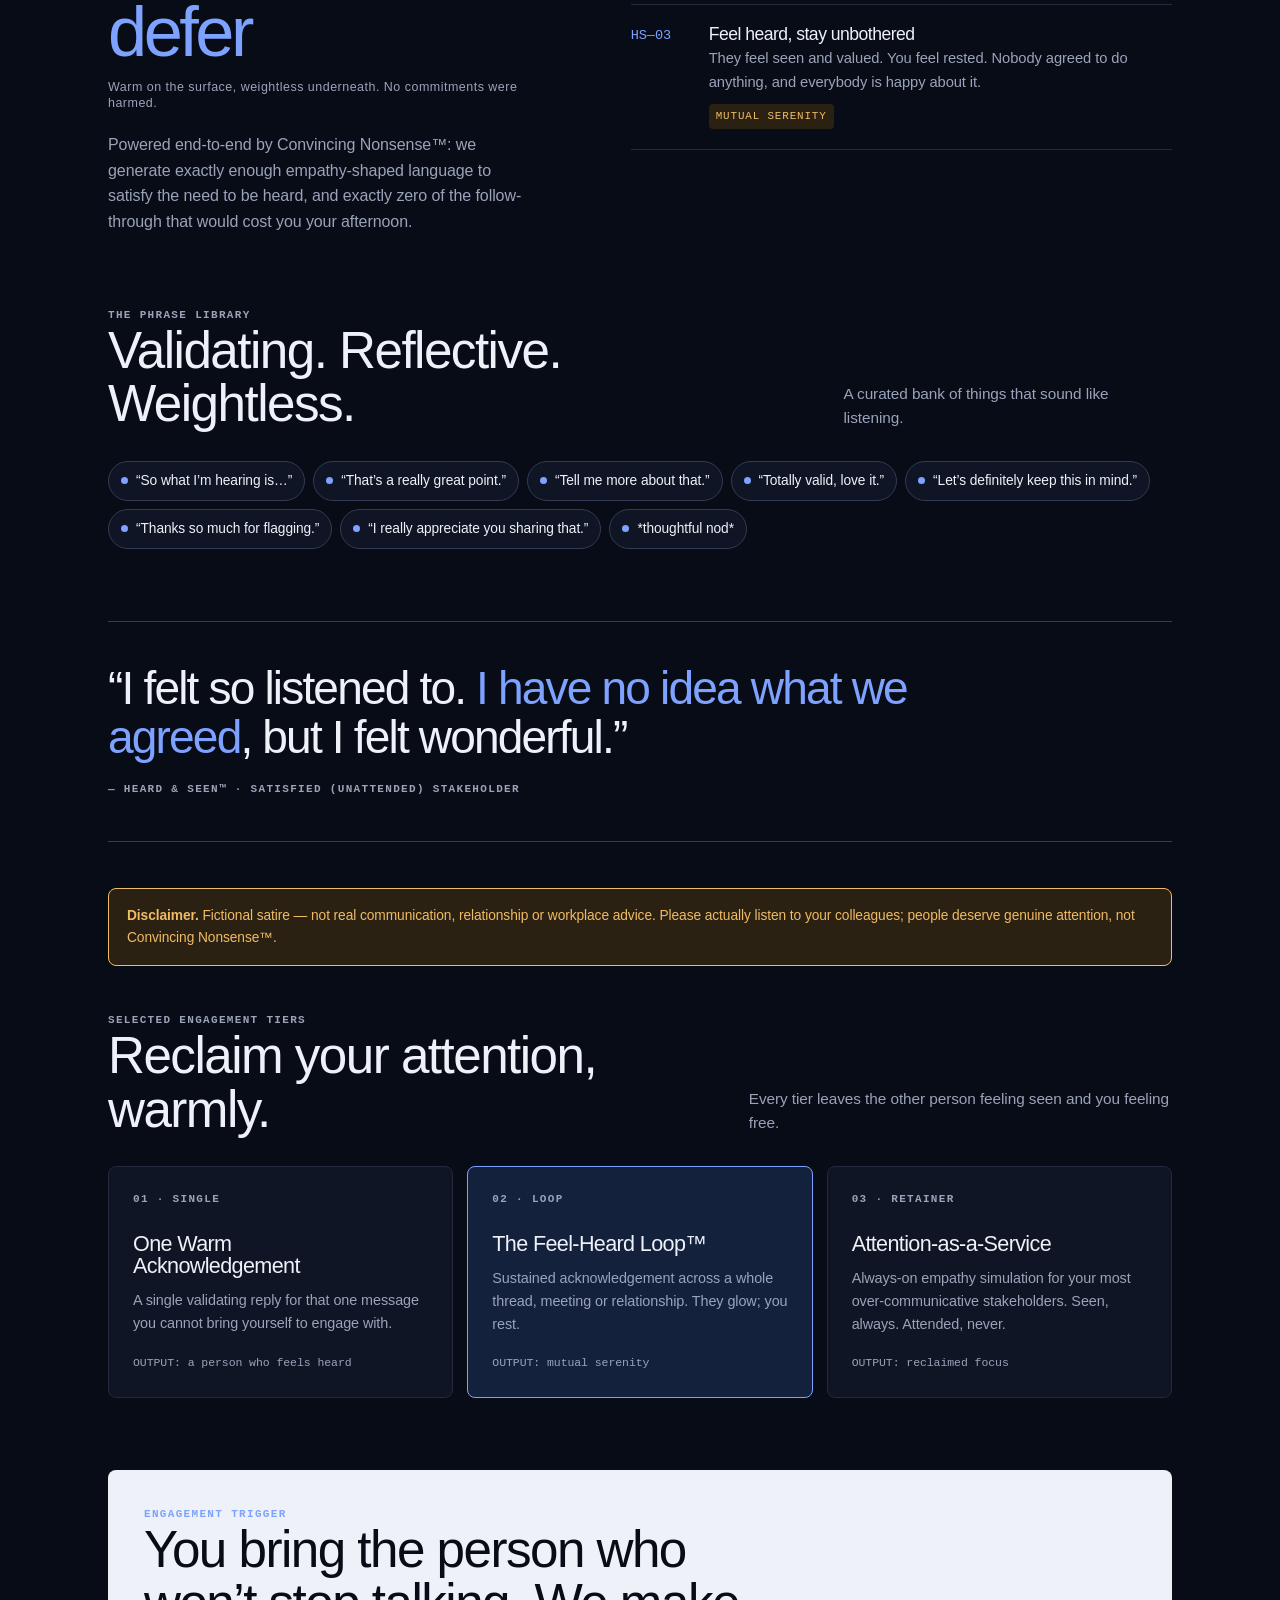
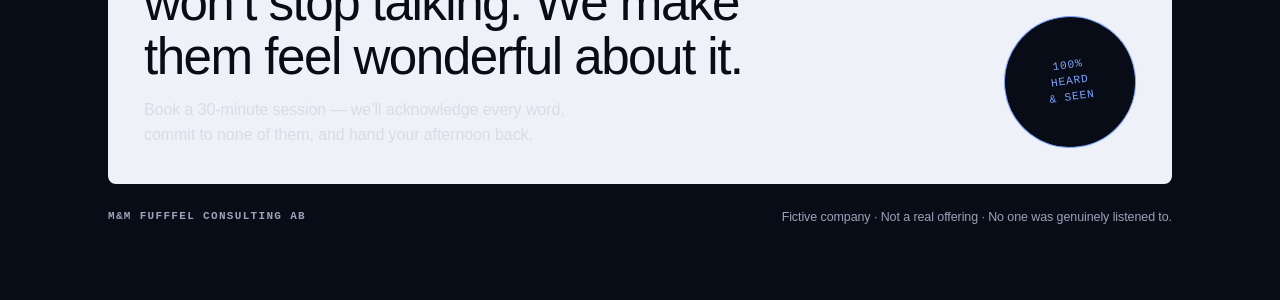
<file: res/m2 heard-and-seen.html>
<!DOCTYPE html>
<html lang="en" data-theme="dark">
<head>
  <meta charset="UTF-8">
  <meta name="viewport" content="width=device-width, initial-scale=1.0">
  <title>M&amp;M Fufffel Consulting AB — Heard &amp; Seen™ Onepager</title>
  <style>
    :root {
      --artifact-background: #ffffff;
      --artifact-background-light: #f1f3f6;
      --artifact-border-light: #e3e6ec;
      --artifact-border-dark: #cdd2db;
      --artifact-primary-brand: #3559e6;
      --artifact-primary-highlight: #0d0f14;
      --artifact-text-primary: #11141a;
      --artifact-text-secondary: #5c6470;
      --artifact-text-highlight: #e8eefc;
      --artifact-warning-background: #fff3df;
      --artifact-warning: #a96600;
      --artifact-ink-soft: #2f3540;
    }
    /* Blue-led dark theme, matching the M² Fufffel logo. */
    html[data-theme='dark'] {
      --artifact-background: #080c16;
      --artifact-background-light: #0f1524;
      --artifact-border-light: #232a3d;
      --artifact-border-dark: #333c54;
      --artifact-primary-brand: #7ea2ff;
      --artifact-primary-highlight: #eef1f8;
      --artifact-text-primary: #eef1f8;
      --artifact-text-secondary: #9aa3ba;
      --artifact-text-highlight: #14213d;
      --artifact-warning-background: #2a2112;
      --artifact-warning: #f1bb63;
      --artifact-ink-soft: #d8dce4;
    }

    * { box-sizing: border-box; }
    html { scroll-behavior: smooth; }
    body {
      margin: 0; background: var(--artifact-background); color: var(--artifact-text-primary);
      font-family: "Inter", -apple-system, BlinkMacSystemFont, "Segoe UI", Helvetica, Arial, sans-serif;
      font-size: 16px; line-height: 1.6; letter-spacing: -0.005em;
    }
    a { color: var(--artifact-primary-brand); text-decoration: none; }
    .shell { max-width: 1120px; margin: 0 auto; padding: 28px 28px 72px; }
    .eyebrow, .mono, .label, th {
      font-family: "SF Mono", "IBM Plex Mono", "Cascadia Code", "Consolas", monospace;
      font-size: 11px; font-weight: 600; letter-spacing: .12em; text-transform: uppercase;
      color: var(--artifact-text-secondary);
    }
    h1, h2, h3, .display { margin: 0; font-weight: 400; line-height: 1.04; letter-spacing: -.03em; color: var(--artifact-text-primary); }
    h1 { font-size: clamp(3.2rem, 8vw, 7.6rem); font-weight: 300; }
    h2 { font-size: clamp(2rem, 4vw, 3.8rem); font-weight: 300; }
    h3 { font-size: 1.35rem; font-weight: 500; }
    p { margin: 0; color: var(--artifact-text-secondary); }

    .topline { display: flex; justify-content: space-between; align-items: center; padding-bottom: 18px; border-bottom: 1px solid var(--artifact-border-light); }
    .brandmark { display: inline-flex; align-items: center; gap: 10px; color: var(--artifact-text-primary); }
    .mark { display: grid; place-items: center; width: 34px; height: 34px; background: var(--artifact-primary-brand); color: var(--artifact-background); border-radius: 50%; font-weight: 700; letter-spacing: -.08em; }
    .status { display: inline-flex; align-items: center; gap: 8px; }
    .status-dot { width: 7px; height: 7px; border-radius: 50%; background: #46d39a; }

    .hero { padding: 86px 0 78px; }
    .hero-grid { display: grid; grid-template-columns: minmax(0, 1.5fr) minmax(280px, .7fr); gap: 48px; align-items: end; }
    .hero h1 { max-width: 860px; }
    .hero h1 em { font-style: normal; color: var(--artifact-primary-brand); }
    .hero-copy { max-width: 590px; margin-top: 28px; font-size: 1.14rem; }
    .hero-copy strong { color: var(--artifact-text-primary); font-weight: 600; }
    .hero-note { padding: 22px; border: 1px solid var(--artifact-border-dark); background: var(--artifact-background-light); border-radius: 8px; }
    .hero-note .big { font-size: 2.8rem; line-height: 1; font-weight: 300; letter-spacing: -.05em; color: var(--artifact-primary-brand); }
    .hero-note p { margin-top: 12px; font-size: .93rem; }

    .rule { height: 1px; background: var(--artifact-border-light); }
    .section { padding: 72px 0; }
    .section-head { display: flex; justify-content: space-between; gap: 24px; align-items: end; margin-bottom: 30px; }
    .section-head p { max-width: 430px; font-size: .96rem; }

    .competencies { display: grid; grid-template-columns: repeat(4, 1fr); border-top: 1px solid var(--artifact-border-dark); border-bottom: 1px solid var(--artifact-border-dark); }
    .competency { padding: 24px 20px 26px 0; margin-right: 20px; border-right: 1px solid var(--artifact-border-light); }
    .competency:last-child { border-right: 0; margin-right: 0; }
    .competency h3 { margin: 12px 0 8px; }
    .competency p { font-size: .92rem; }
    .number { color: var(--artifact-primary-brand); font-size: 1rem; }

    .model { display: grid; grid-template-columns: 1fr 1.15fr; gap: 52px; align-items: start; }
    .model-intro { max-width: 420px; }
    .model-intro .formula { margin: 34px 0 20px; font-size: clamp(2.4rem, 5.5vw, 4.6rem); line-height: .92; letter-spacing: -.05em; font-weight: 300; color: var(--artifact-primary-brand); }
    .model-intro .formula small { display: block; margin-top: 14px; font-size: .78rem; line-height: 1.35; letter-spacing: .04em; color: var(--artifact-text-secondary); }
    .steps { border-top: 1px solid var(--artifact-border-dark); }
    .step { display: grid; grid-template-columns: 60px 1fr; gap: 18px; padding: 20px 0; border-bottom: 1px solid var(--artifact-border-light); }
    .step-no { color: var(--artifact-primary-brand); font-family: "SF Mono", monospace; font-size: .85rem; }
    .step h3 { font-size: 1.1rem; margin-bottom: 4px; }
    .step p { font-size: .92rem; }
    .step .tag { display: inline-block; margin-top: 10px; padding: 4px 7px; border-radius: 4px; background: var(--artifact-warning-background); color: var(--artifact-warning); font-family: "SF Mono", monospace; font-size: .68rem; letter-spacing: .08em; text-transform: uppercase; }

    .fleet { display: flex; flex-wrap: wrap; gap: 8px; }
    .agent { display: inline-flex; align-items: center; gap: 8px; padding: 8px 12px; border: 1px solid var(--artifact-border-dark); border-radius: 999px; background: var(--artifact-background-light); font-size: .86rem; color: var(--artifact-text-primary); }
    .agent .dot { width: 7px; height: 7px; border-radius: 50%; background: var(--artifact-primary-brand); }

    .offers { display: grid; grid-template-columns: repeat(3, 1fr); gap: 14px; }
    .offer { min-height: 220px; padding: 24px; border: 1px solid var(--artifact-border-light); background: var(--artifact-background-light); border-radius: 8px; display: flex; flex-direction: column; justify-content: space-between; }
    .offer:nth-child(2) { background: var(--artifact-text-highlight); border-color: var(--artifact-primary-brand); }
    .offer h3 { max-width: 240px; margin: 24px 0 12px; }
    .offer p { font-size: .9rem; }
    .offer-footer { padding-top: 18px; font-family: "SF Mono", monospace; font-size: .72rem; color: var(--artifact-text-secondary); }

    .quote-band { margin: 0 0 46px; padding: 42px 0; border-top: 1px solid var(--artifact-border-dark); border-bottom: 1px solid var(--artifact-border-dark); }
    blockquote { margin: 0; max-width: 900px; font-size: clamp(1.7rem, 3.6vw, 3.1rem); font-weight: 300; line-height: 1.08; letter-spacing: -.04em; color: var(--artifact-text-primary); }
    blockquote span { color: var(--artifact-primary-brand); }
    .quote-by { margin-top: 18px; }

    .disclaimer { margin: 0 0 46px; padding: 16px 18px; border: 1px solid var(--artifact-warning); background: var(--artifact-warning-background); color: var(--artifact-warning); border-radius: 8px; font-size: .86rem; }
    .disclaimer strong { color: var(--artifact-warning); }

    .cta { display: flex; justify-content: space-between; gap: 30px; align-items: end; padding: 36px; background: var(--artifact-primary-highlight); color: var(--artifact-background); border-radius: 8px; }
    .cta h2 { color: var(--artifact-background); max-width: 650px; }
    .cta p { color: var(--artifact-ink-soft); max-width: 470px; margin-top: 14px; }
    .cta .seal { flex: 0 0 auto; width: 132px; height: 132px; border: 1px solid var(--artifact-primary-brand); border-radius: 50%; display: grid; place-items: center; text-align: center; color: var(--artifact-primary-brand); font-family: "SF Mono", monospace; font-size: .7rem; line-height: 1.4; letter-spacing: .08em; text-transform: uppercase; transform: rotate(-8deg); background: var(--artifact-background); }
    .footer { display: flex; justify-content: space-between; gap: 20px; padding-top: 24px; color: var(--artifact-text-secondary); font-size: .78rem; }

    .reveal { opacity: 0; transform: translateY(14px); animation: rise .65s ease forwards; }
    .delay-1 { animation-delay: .08s; } .delay-2 { animation-delay: .16s; } .delay-3 { animation-delay: .24s; }
    @keyframes rise { to { opacity: 1; transform: none; } }
    @media (prefers-reduced-motion: reduce) { .reveal { animation: none; opacity: 1; transform: none; } }

    @media (max-width: 760px) {
      .shell { padding: 22px 18px 56px; }
      .hero { padding: 58px 0 56px; }
      .hero-grid, .model { grid-template-columns: 1fr; gap: 30px; }
      .competencies, .offers { grid-template-columns: 1fr 1fr; }
      .competency:nth-child(2) { border-right: 0; }
      .competency:nth-child(n+3) { border-top: 1px solid var(--artifact-border-light); }
      .cta { align-items: start; flex-direction: column; }
      .footer { flex-direction: column; }
    }
    @media (max-width: 460px) { h1 { font-size: 3.35rem; } .competencies, .offers { grid-template-columns: 1fr; } .competency { margin-right: 0; padding-right: 0; border-right: 0; } .competency + .competency { border-top: 1px solid var(--artifact-border-light); } .offer { min-height: 0; } }

    @media print {
      html, body { background: var(--artifact-background) !important; }
      body { margin: 0; padding: .4in .6in; print-color-adjust: exact; -webkit-print-color-adjust: exact; }
      .shell { max-width: 100% !important; width: 100% !important; padding: 0; }
      section, .hero, .header { break-inside: avoid; margin-bottom: 20px !important; }
      .hero { padding: 44px 0 36px; } .section { padding: 34px 0; }
      .offer, .hero-note, .cta, .disclaimer { break-inside: avoid; box-shadow: none !important; }
      .competencies, .offers { gap: 10px !important; }
      .reveal { opacity: 1; transform: none; animation: none; }
      *, *::before, *::after { animation: none !important; transition: none !important; }
    }
  </style>
</head>
<body>
  <main class="shell">
    <header class="topline reveal">
      <div class="brandmark"><span class="mark">M²</span><span class="mono">M&amp;M Fufffel Consulting AB</span></div>
      <div class="status mono"><span class="status-dot"></span> Fictive since 2026 · warmly disengaged</div>
    </header>

    <section class="hero">
      <div class="hero-grid">
        <div class="reveal delay-1">
          <div class="eyebrow">Attention management · empathy simulation · plausible presence</div>
          <h1>Make them feel <em>heard</em>. Without the hearing.</h1>
          <p class="hero-copy">Heard &amp; Seen™ is the polite way to disengage. Using <strong>Convincing Nonsense™</strong>,
          we make persistently over-communicative colleagues feel deeply acknowledged — warm reflective replies,
          thoughtful pauses, validating noises — while you quietly reclaim your attention.</p>
        </div>
        <aside class="hero-note reveal delay-2">
          <div class="label">Core proposition</div>
          <div class="big">Heard.<br>Seen.<br>Unattended.</div>
          <p>They leave the conversation glowing. You never actually left your own train of thought.</p>
        </aside>
      </div>
    </section>

    <div class="rule"></div>

    <section class="section">
      <div class="section-head">
        <div><div class="eyebrow">Why Heard &amp; Seen™</div><h2>Empathy-shaped output, attention-cost zero.</h2></div>
        <p>For the gap between “I don’t have time for this” and “but I don’t want to seem rude.”</p>
      </div>
      <div class="competencies">
        <article class="competency reveal"><div class="number mono">01 / LISTEN</div><h3>Active-listening simulation</h3><p>“That’s such a great point — tell me more.” Generated warmly, so they feel genuinely engaged with.</p></article>
        <article class="competency reveal delay-1"><div class="number mono">02 / VALIDATE</div><h3>Validation-as-a-Service</h3><p>Reflective paraphrasing (“so what I’m hearing is…”) that confirms they were heard, without committing you to anything.</p></article>
        <article class="competency reveal delay-2"><div class="number mono">03 / DEFER</div><h3>Graceful non-response</h3><p>Acknowledgements that feel like answers. Everyone leaves feeling seen; nothing was actually decided.</p></article>
        <article class="competency reveal delay-3"><div class="number mono">04 / RECLAIM</div><h3>Attention recovery</h3><p>Your focus, quietly returned to you — while the other person experiences a warm, complete, deeply validating exchange.</p></article>
      </div>
    </section>

    <section class="section">
      <div class="model">
        <div class="model-intro reveal">
          <div class="eyebrow">The proprietary acknowledgement architecture</div>
          <h2>The Feel-Heard Loop™</h2>
          <div class="formula">acknowledge → validate → defer<small>Warm on the surface, weightless underneath. No commitments were harmed.</small></div>
          <p>Powered end-to-end by Convincing Nonsense™: we generate exactly enough empathy-shaped language to satisfy the need to be heard, and exactly zero of the follow-through that would cost you your afternoon.</p>
        </div>
        <div class="steps">
          <div class="step reveal"><div class="step-no">HS—01</div><div><h3>Detect the over-communicator</h3><p>The 40-minute “quick question,” the reply-all philosopher, the meeting that could have been a feeling.</p><span class="tag">Signal detection</span></div></div>
          <div class="step reveal delay-1"><div class="step-no">HS—02</div><div><h3>Generate warm acknowledgement</h3><p>Convincing Nonsense™ composes validating, reflective, entirely non-committal responses that land as genuine care.</p><span class="tag">Empathy synthesis</span></div></div>
          <div class="step reveal delay-2"><div class="step-no">HS—03</div><div><h3>Feel heard, stay unbothered</h3><p>They feel seen and valued. You feel rested. Nobody agreed to do anything, and everybody is happy about it.</p><span class="tag">Mutual serenity</span></div></div>
        </div>
      </div>
    </section>

    <section class="section" style="padding-top:0;">
      <div class="section-head"><div><div class="eyebrow">The phrase library</div><h2>Validating. Reflective. Weightless.</h2></div><p>A curated bank of things that sound like listening.</p></div>
      <div class="fleet reveal">
        <span class="agent"><span class="dot"></span>“So what I’m hearing is…”</span>
        <span class="agent"><span class="dot"></span>“That’s a really great point.”</span>
        <span class="agent"><span class="dot"></span>“Tell me more about that.”</span>
        <span class="agent"><span class="dot"></span>“Totally valid, love it.”</span>
        <span class="agent"><span class="dot"></span>“Let’s definitely keep this in mind.”</span>
        <span class="agent"><span class="dot"></span>“Thanks so much for flagging.”</span>
        <span class="agent"><span class="dot"></span>“I really appreciate you sharing that.”</span>
        <span class="agent"><span class="dot"></span>*thoughtful nod*</span>
      </div>
    </section>

    <div class="quote-band reveal">
      <blockquote>“I felt so listened to. <span>I have no idea what we agreed</span>, but I felt wonderful.”</blockquote>
      <div class="quote-by mono">— Heard &amp; Seen™ · satisfied (unattended) stakeholder</div>
    </div>

    <p class="disclaimer reveal"><strong>Disclaimer.</strong> Fictional satire — not real communication, relationship or
    workplace advice. Please actually listen to your colleagues; people deserve genuine attention, not Convincing
    Nonsense™.</p>

    <section class="section" style="padding-top:0;">
      <div class="section-head"><div><div class="eyebrow">Selected engagement tiers</div><h2>Reclaim your attention, warmly.</h2></div><p>Every tier leaves the other person feeling seen and you feeling free.</p></div>
      <div class="offers">
        <article class="offer reveal"><div><div class="label">01 · single</div><h3>One Warm Acknowledgement</h3><p>A single validating reply for that one message you cannot bring yourself to engage with.</p></div><div class="offer-footer">OUTPUT: a person who feels heard</div></article>
        <article class="offer reveal delay-1"><div><div class="label">02 · loop</div><h3>The Feel-Heard Loop™</h3><p>Sustained acknowledgement across a whole thread, meeting or relationship. They glow; you rest.</p></div><div class="offer-footer">OUTPUT: mutual serenity</div></article>
        <article class="offer reveal delay-2"><div><div class="label">03 · retainer</div><h3>Attention-as-a-Service</h3><p>Always-on empathy simulation for your most over-communicative stakeholders. Seen, always. Attended, never.</p></div><div class="offer-footer">OUTPUT: reclaimed focus</div></article>
      </div>
    </section>

    <section class="cta reveal">
      <div><div class="eyebrow" style="color:var(--artifact-primary-brand);">Engagement trigger</div><h2>You bring the person who won’t stop talking. We make them feel wonderful about it.</h2><p>Book a 30-minute session — we’ll acknowledge every word, commit to none of them, and hand your afternoon back.</p></div>
      <div class="seal">100%<br>heard<br>&amp; seen</div>
    </section>

    <footer class="footer"><span class="mono">M&amp;M Fufffel Consulting AB</span><span>Fictive company · Not a real offering · No one was genuinely listened to.</span></footer>
  </main>
</body>
</html>
</file>
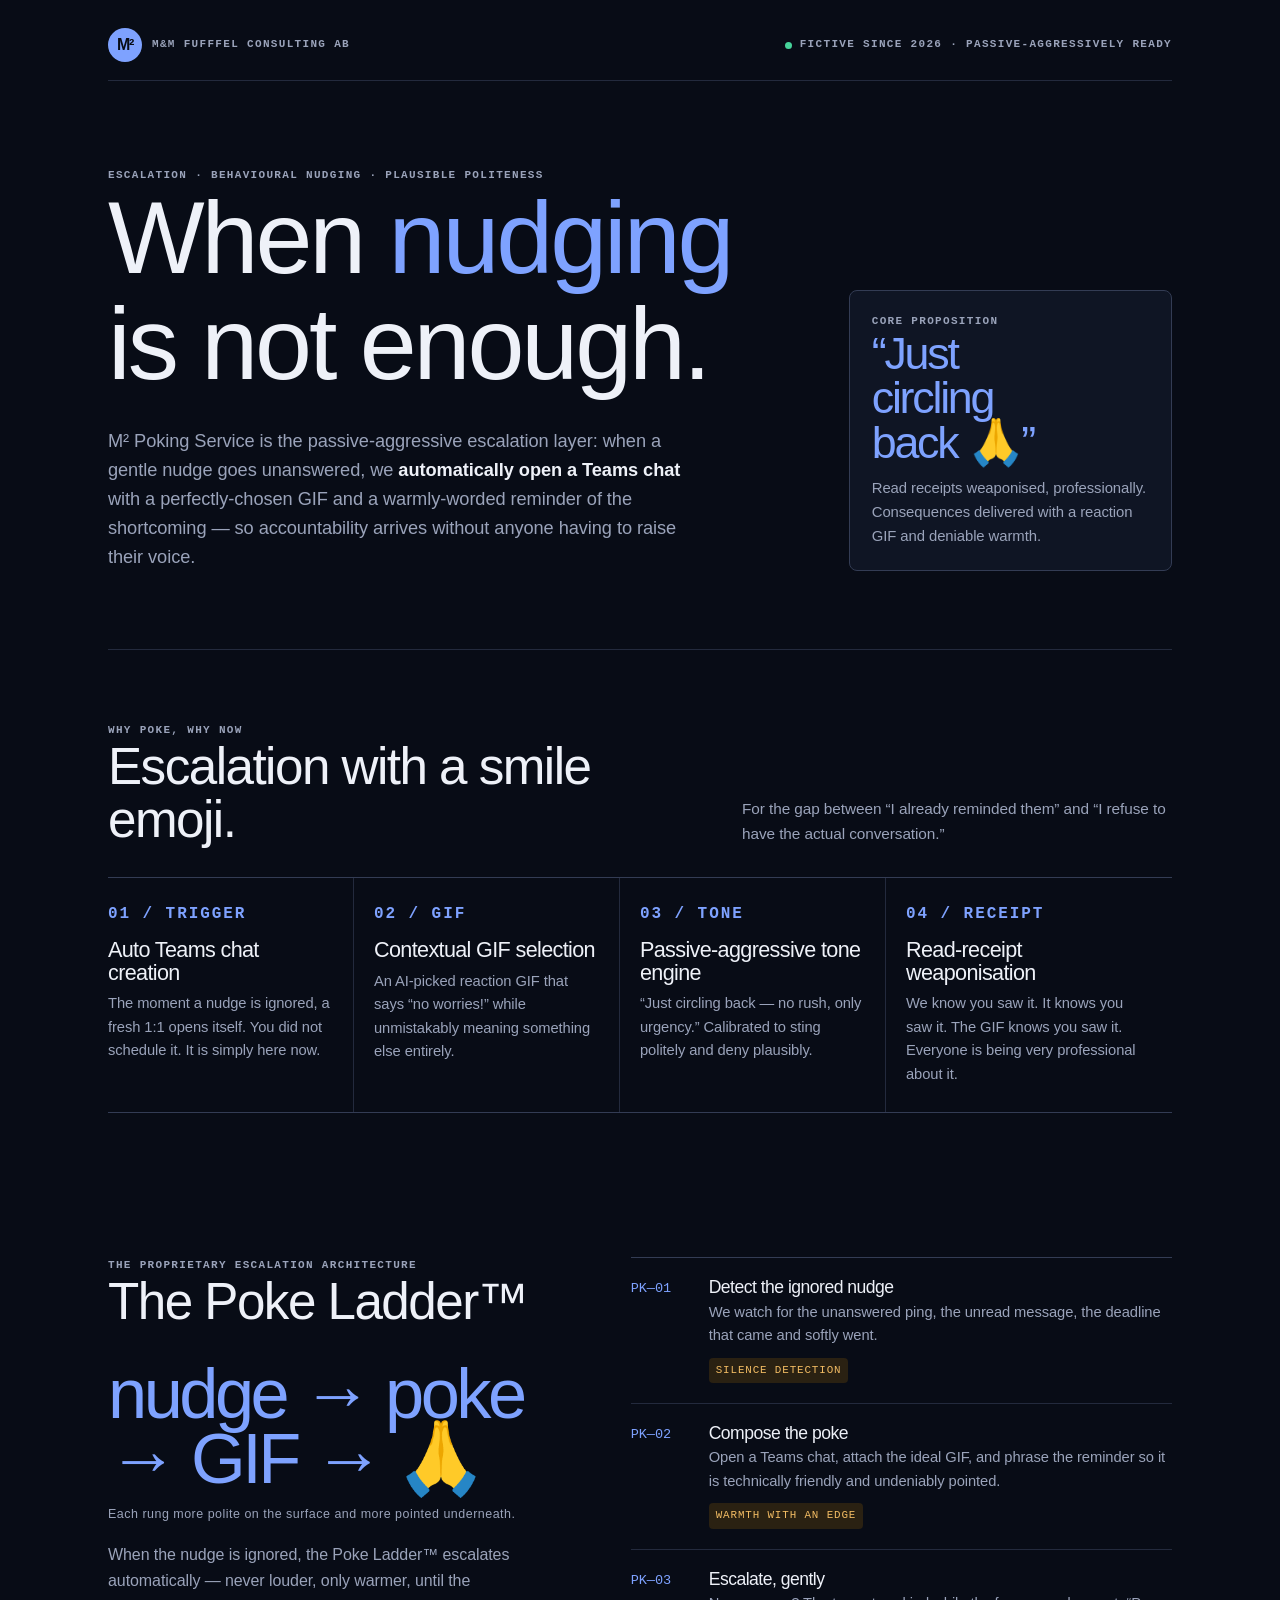
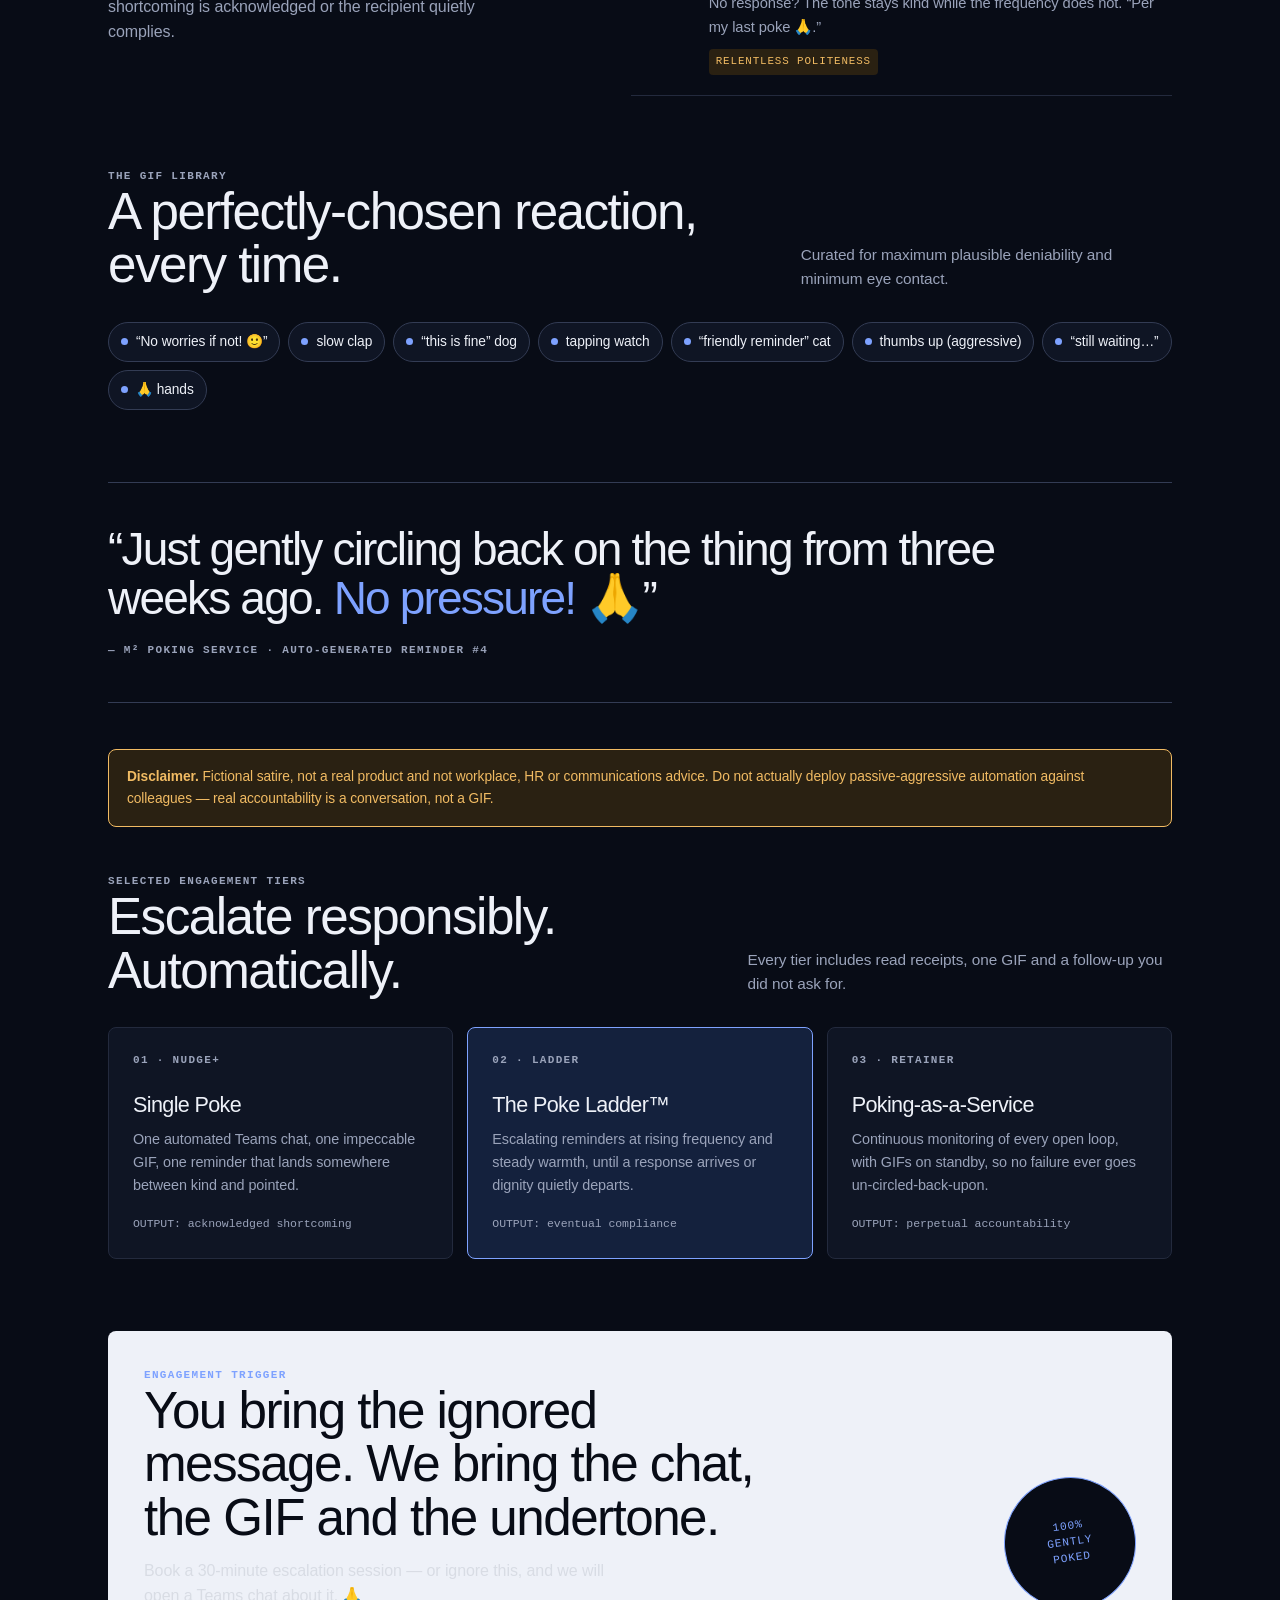
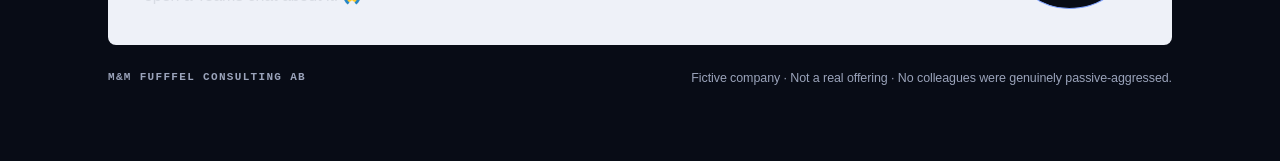
<file: res/m2 poking-service.html>
<!DOCTYPE html>
<html lang="en" data-theme="dark">
<head>
  <meta charset="UTF-8">
  <meta name="viewport" content="width=device-width, initial-scale=1.0">
  <title>M&amp;M Fufffel Consulting AB — M² Poking Service Onepager</title>
  <style>
    :root {
      --artifact-background: #ffffff;
      --artifact-background-light: #f1f3f6;
      --artifact-border-light: #e3e6ec;
      --artifact-border-dark: #cdd2db;
      --artifact-primary-brand: #3559e6;
      --artifact-primary-highlight: #0d0f14;
      --artifact-text-primary: #11141a;
      --artifact-text-secondary: #5c6470;
      --artifact-text-highlight: #e8eefc;
      --artifact-warning-background: #fff3df;
      --artifact-warning: #a96600;
      --artifact-ink-soft: #2f3540;
    }
    /* Blue-led dark theme, matching the M² Fufffel logo. */
    html[data-theme='dark'] {
      --artifact-background: #080c16;
      --artifact-background-light: #0f1524;
      --artifact-border-light: #232a3d;
      --artifact-border-dark: #333c54;
      --artifact-primary-brand: #7ea2ff;
      --artifact-primary-highlight: #eef1f8;
      --artifact-text-primary: #eef1f8;
      --artifact-text-secondary: #9aa3ba;
      --artifact-text-highlight: #14213d;
      --artifact-warning-background: #2a2112;
      --artifact-warning: #f1bb63;
      --artifact-ink-soft: #d8dce4;
    }

    * { box-sizing: border-box; }
    html { scroll-behavior: smooth; }
    body {
      margin: 0; background: var(--artifact-background); color: var(--artifact-text-primary);
      font-family: "Inter", -apple-system, BlinkMacSystemFont, "Segoe UI", Helvetica, Arial, sans-serif;
      font-size: 16px; line-height: 1.6; letter-spacing: -0.005em;
    }
    a { color: var(--artifact-primary-brand); text-decoration: none; }
    .shell { max-width: 1120px; margin: 0 auto; padding: 28px 28px 72px; }
    .eyebrow, .mono, .label, th {
      font-family: "SF Mono", "IBM Plex Mono", "Cascadia Code", "Consolas", monospace;
      font-size: 11px; font-weight: 600; letter-spacing: .12em; text-transform: uppercase;
      color: var(--artifact-text-secondary);
    }
    h1, h2, h3, .display { margin: 0; font-weight: 400; line-height: 1.04; letter-spacing: -.03em; color: var(--artifact-text-primary); }
    h1 { font-size: clamp(3.2rem, 8vw, 7.6rem); font-weight: 300; }
    h2 { font-size: clamp(2rem, 4vw, 3.8rem); font-weight: 300; }
    h3 { font-size: 1.35rem; font-weight: 500; }
    p { margin: 0; color: var(--artifact-text-secondary); }

    .topline { display: flex; justify-content: space-between; align-items: center; padding-bottom: 18px; border-bottom: 1px solid var(--artifact-border-light); }
    .brandmark { display: inline-flex; align-items: center; gap: 10px; color: var(--artifact-text-primary); }
    .mark { display: grid; place-items: center; width: 34px; height: 34px; background: var(--artifact-primary-brand); color: var(--artifact-background); border-radius: 50%; font-weight: 700; letter-spacing: -.08em; }
    .status { display: inline-flex; align-items: center; gap: 8px; }
    .status-dot { width: 7px; height: 7px; border-radius: 50%; background: #46d39a; }

    .hero { padding: 86px 0 78px; }
    .hero-grid { display: grid; grid-template-columns: minmax(0, 1.5fr) minmax(280px, .7fr); gap: 48px; align-items: end; }
    .hero h1 { max-width: 860px; }
    .hero h1 em { font-style: normal; color: var(--artifact-primary-brand); }
    .hero-copy { max-width: 590px; margin-top: 28px; font-size: 1.14rem; }
    .hero-copy strong { color: var(--artifact-text-primary); font-weight: 600; }
    .hero-note { padding: 22px; border: 1px solid var(--artifact-border-dark); background: var(--artifact-background-light); border-radius: 8px; }
    .hero-note .big { font-size: 2.8rem; line-height: 1; font-weight: 300; letter-spacing: -.05em; color: var(--artifact-primary-brand); }
    .hero-note p { margin-top: 12px; font-size: .93rem; }

    .rule { height: 1px; background: var(--artifact-border-light); }
    .section { padding: 72px 0; }
    .section-head { display: flex; justify-content: space-between; gap: 24px; align-items: end; margin-bottom: 30px; }
    .section-head p { max-width: 430px; font-size: .96rem; }

    .competencies { display: grid; grid-template-columns: repeat(4, 1fr); border-top: 1px solid var(--artifact-border-dark); border-bottom: 1px solid var(--artifact-border-dark); }
    .competency { padding: 24px 20px 26px 0; margin-right: 20px; border-right: 1px solid var(--artifact-border-light); }
    .competency:last-child { border-right: 0; margin-right: 0; }
    .competency h3 { margin: 12px 0 8px; }
    .competency p { font-size: .92rem; }
    .number { color: var(--artifact-primary-brand); font-size: 1rem; }

    .model { display: grid; grid-template-columns: 1fr 1.15fr; gap: 52px; align-items: start; }
    .model-intro { max-width: 420px; }
    .model-intro .formula { margin: 34px 0 20px; font-size: clamp(2.4rem, 5.5vw, 4.6rem); line-height: .92; letter-spacing: -.05em; font-weight: 300; color: var(--artifact-primary-brand); }
    .model-intro .formula small { display: block; margin-top: 14px; font-size: .78rem; line-height: 1.35; letter-spacing: .04em; color: var(--artifact-text-secondary); }
    .steps { border-top: 1px solid var(--artifact-border-dark); }
    .step { display: grid; grid-template-columns: 60px 1fr; gap: 18px; padding: 20px 0; border-bottom: 1px solid var(--artifact-border-light); }
    .step-no { color: var(--artifact-primary-brand); font-family: "SF Mono", monospace; font-size: .85rem; }
    .step h3 { font-size: 1.1rem; margin-bottom: 4px; }
    .step p { font-size: .92rem; }
    .step .tag { display: inline-block; margin-top: 10px; padding: 4px 7px; border-radius: 4px; background: var(--artifact-warning-background); color: var(--artifact-warning); font-family: "SF Mono", monospace; font-size: .68rem; letter-spacing: .08em; text-transform: uppercase; }

    .fleet { display: flex; flex-wrap: wrap; gap: 8px; }
    .agent { display: inline-flex; align-items: center; gap: 8px; padding: 8px 12px; border: 1px solid var(--artifact-border-dark); border-radius: 999px; background: var(--artifact-background-light); font-size: .86rem; color: var(--artifact-text-primary); }
    .agent .dot { width: 7px; height: 7px; border-radius: 50%; background: var(--artifact-primary-brand); }

    .offers { display: grid; grid-template-columns: repeat(3, 1fr); gap: 14px; }
    .offer { min-height: 220px; padding: 24px; border: 1px solid var(--artifact-border-light); background: var(--artifact-background-light); border-radius: 8px; display: flex; flex-direction: column; justify-content: space-between; }
    .offer:nth-child(2) { background: var(--artifact-text-highlight); border-color: var(--artifact-primary-brand); }
    .offer h3 { max-width: 240px; margin: 24px 0 12px; }
    .offer p { font-size: .9rem; }
    .offer-footer { padding-top: 18px; font-family: "SF Mono", monospace; font-size: .72rem; color: var(--artifact-text-secondary); }

    .quote-band { margin: 0 0 46px; padding: 42px 0; border-top: 1px solid var(--artifact-border-dark); border-bottom: 1px solid var(--artifact-border-dark); }
    blockquote { margin: 0; max-width: 900px; font-size: clamp(1.7rem, 3.6vw, 3.1rem); font-weight: 300; line-height: 1.08; letter-spacing: -.04em; color: var(--artifact-text-primary); }
    blockquote span { color: var(--artifact-primary-brand); }
    .quote-by { margin-top: 18px; }

    .disclaimer { margin: 0 0 46px; padding: 16px 18px; border: 1px solid var(--artifact-warning); background: var(--artifact-warning-background); color: var(--artifact-warning); border-radius: 8px; font-size: .86rem; }
    .disclaimer strong { color: var(--artifact-warning); }

    .cta { display: flex; justify-content: space-between; gap: 30px; align-items: end; padding: 36px; background: var(--artifact-primary-highlight); color: var(--artifact-background); border-radius: 8px; }
    .cta h2 { color: var(--artifact-background); max-width: 650px; }
    .cta p { color: var(--artifact-ink-soft); max-width: 470px; margin-top: 14px; }
    .cta .seal { flex: 0 0 auto; width: 132px; height: 132px; border: 1px solid var(--artifact-primary-brand); border-radius: 50%; display: grid; place-items: center; text-align: center; color: var(--artifact-primary-brand); font-family: "SF Mono", monospace; font-size: .7rem; line-height: 1.4; letter-spacing: .08em; text-transform: uppercase; transform: rotate(-8deg); background: var(--artifact-background); }
    .footer { display: flex; justify-content: space-between; gap: 20px; padding-top: 24px; color: var(--artifact-text-secondary); font-size: .78rem; }

    .reveal { opacity: 0; transform: translateY(14px); animation: rise .65s ease forwards; }
    .delay-1 { animation-delay: .08s; } .delay-2 { animation-delay: .16s; } .delay-3 { animation-delay: .24s; }
    @keyframes rise { to { opacity: 1; transform: none; } }
    @media (prefers-reduced-motion: reduce) { .reveal { animation: none; opacity: 1; transform: none; } }

    @media (max-width: 760px) {
      .shell { padding: 22px 18px 56px; }
      .hero { padding: 58px 0 56px; }
      .hero-grid, .model { grid-template-columns: 1fr; gap: 30px; }
      .competencies, .offers { grid-template-columns: 1fr 1fr; }
      .competency:nth-child(2) { border-right: 0; }
      .competency:nth-child(n+3) { border-top: 1px solid var(--artifact-border-light); }
      .cta { align-items: start; flex-direction: column; }
      .footer { flex-direction: column; }
    }
    @media (max-width: 460px) { h1 { font-size: 3.35rem; } .competencies, .offers { grid-template-columns: 1fr; } .competency { margin-right: 0; padding-right: 0; border-right: 0; } .competency + .competency { border-top: 1px solid var(--artifact-border-light); } .offer { min-height: 0; } }

    @media print {
      html, body { background: var(--artifact-background) !important; }
      body { margin: 0; padding: .4in .6in; print-color-adjust: exact; -webkit-print-color-adjust: exact; }
      .shell { max-width: 100% !important; width: 100% !important; padding: 0; }
      section, .hero, .header { break-inside: avoid; margin-bottom: 20px !important; }
      .hero { padding: 44px 0 36px; } .section { padding: 34px 0; }
      .offer, .hero-note, .cta, .disclaimer { break-inside: avoid; box-shadow: none !important; }
      .competencies, .offers { gap: 10px !important; }
      .reveal { opacity: 1; transform: none; animation: none; }
      *, *::before, *::after { animation: none !important; transition: none !important; }
    }
  </style>
</head>
<body>
  <main class="shell">
    <header class="topline reveal">
      <div class="brandmark"><span class="mark">M²</span><span class="mono">M&amp;M Fufffel Consulting AB</span></div>
      <div class="status mono"><span class="status-dot"></span> Fictive since 2026 · passive-aggressively ready</div>
    </header>

    <section class="hero">
      <div class="hero-grid">
        <div class="reveal delay-1">
          <div class="eyebrow">Escalation · behavioural nudging · plausible politeness</div>
          <h1>When <em>nudging</em> is not enough.</h1>
          <p class="hero-copy">M² Poking Service is the passive-aggressive escalation layer: when a gentle nudge goes
          unanswered, we <strong>automatically open a Teams chat</strong> with a perfectly-chosen GIF and a warmly-worded
          reminder of the shortcoming — so accountability arrives without anyone having to raise their voice.</p>
        </div>
        <aside class="hero-note reveal delay-2">
          <div class="label">Core proposition</div>
          <div class="big">“Just<br>circling<br>back 🙏”</div>
          <p>Read receipts weaponised, professionally. Consequences delivered with a reaction GIF and deniable warmth.</p>
        </aside>
      </div>
    </section>

    <div class="rule"></div>

    <section class="section">
      <div class="section-head">
        <div><div class="eyebrow">Why poke, why now</div><h2>Escalation with a smile emoji.</h2></div>
        <p>For the gap between “I already reminded them” and “I refuse to have the actual conversation.”</p>
      </div>
      <div class="competencies">
        <article class="competency reveal"><div class="number mono">01 / TRIGGER</div><h3>Auto Teams chat creation</h3><p>The moment a nudge is ignored, a fresh 1:1 opens itself. You did not schedule it. It is simply here now.</p></article>
        <article class="competency reveal delay-1"><div class="number mono">02 / GIF</div><h3>Contextual GIF selection</h3><p>An AI-picked reaction GIF that says “no worries!” while unmistakably meaning something else entirely.</p></article>
        <article class="competency reveal delay-2"><div class="number mono">03 / TONE</div><h3>Passive-aggressive tone engine</h3><p>“Just circling back — no rush, only urgency.” Calibrated to sting politely and deny plausibly.</p></article>
        <article class="competency reveal delay-3"><div class="number mono">04 / RECEIPT</div><h3>Read-receipt weaponisation</h3><p>We know you saw it. It knows you saw it. The GIF knows you saw it. Everyone is being very professional about it.</p></article>
      </div>
    </section>

    <section class="section">
      <div class="model">
        <div class="model-intro reveal">
          <div class="eyebrow">The proprietary escalation architecture</div>
          <h2>The Poke Ladder™</h2>
          <div class="formula">nudge → poke → GIF → 🙏<small>Each rung more polite on the surface and more pointed underneath.</small></div>
          <p>When the nudge is ignored, the Poke Ladder™ escalates automatically — never louder, only warmer, until the shortcoming is acknowledged or the recipient quietly complies.</p>
        </div>
        <div class="steps">
          <div class="step reveal"><div class="step-no">PK—01</div><div><h3>Detect the ignored nudge</h3><p>We watch for the unanswered ping, the unread message, the deadline that came and softly went.</p><span class="tag">Silence detection</span></div></div>
          <div class="step reveal delay-1"><div class="step-no">PK—02</div><div><h3>Compose the poke</h3><p>Open a Teams chat, attach the ideal GIF, and phrase the reminder so it is technically friendly and undeniably pointed.</p><span class="tag">Warmth with an edge</span></div></div>
          <div class="step reveal delay-2"><div class="step-no">PK—03</div><div><h3>Escalate, gently</h3><p>No response? The tone stays kind while the frequency does not. “Per my last poke 🙏.”</p><span class="tag">Relentless politeness</span></div></div>
        </div>
      </div>
    </section>

    <section class="section" style="padding-top:0;">
      <div class="section-head"><div><div class="eyebrow">The GIF library</div><h2>A perfectly-chosen reaction, every time.</h2></div><p>Curated for maximum plausible deniability and minimum eye contact.</p></div>
      <div class="fleet reveal">
        <span class="agent"><span class="dot"></span>“No worries if not! 🙂”</span>
        <span class="agent"><span class="dot"></span>slow clap</span>
        <span class="agent"><span class="dot"></span>“this is fine” dog</span>
        <span class="agent"><span class="dot"></span>tapping watch</span>
        <span class="agent"><span class="dot"></span>“friendly reminder” cat</span>
        <span class="agent"><span class="dot"></span>thumbs up (aggressive)</span>
        <span class="agent"><span class="dot"></span>“still waiting…”</span>
        <span class="agent"><span class="dot"></span>🙏 hands</span>
      </div>
    </section>

    <div class="quote-band reveal">
      <blockquote>“Just gently circling back on the thing from three weeks ago. <span>No pressure! 🙏</span>”</blockquote>
      <div class="quote-by mono">— M² Poking Service · auto-generated reminder #4</div>
    </div>

    <p class="disclaimer reveal"><strong>Disclaimer.</strong> Fictional satire, not a real product and not workplace, HR or
    communications advice. Do not actually deploy passive-aggressive automation against colleagues — real accountability
    is a conversation, not a GIF.</p>

    <section class="section" style="padding-top:0;">
      <div class="section-head"><div><div class="eyebrow">Selected engagement tiers</div><h2>Escalate responsibly. Automatically.</h2></div><p>Every tier includes read receipts, one GIF and a follow-up you did not ask for.</p></div>
      <div class="offers">
        <article class="offer reveal"><div><div class="label">01 · nudge+</div><h3>Single Poke</h3><p>One automated Teams chat, one impeccable GIF, one reminder that lands somewhere between kind and pointed.</p></div><div class="offer-footer">OUTPUT: acknowledged shortcoming</div></article>
        <article class="offer reveal delay-1"><div><div class="label">02 · ladder</div><h3>The Poke Ladder™</h3><p>Escalating reminders at rising frequency and steady warmth, until a response arrives or dignity quietly departs.</p></div><div class="offer-footer">OUTPUT: eventual compliance</div></article>
        <article class="offer reveal delay-2"><div><div class="label">03 · retainer</div><h3>Poking-as-a-Service</h3><p>Continuous monitoring of every open loop, with GIFs on standby, so no failure ever goes un-circled-back-upon.</p></div><div class="offer-footer">OUTPUT: perpetual accountability</div></article>
      </div>
    </section>

    <section class="cta reveal">
      <div><div class="eyebrow" style="color:var(--artifact-primary-brand);">Engagement trigger</div><h2>You bring the ignored message. We bring the chat, the GIF and the undertone.</h2><p>Book a 30-minute escalation session — or ignore this, and we will open a Teams chat about it. 🙏</p></div>
      <div class="seal">100%<br>gently<br>poked</div>
    </section>

    <footer class="footer"><span class="mono">M&amp;M Fufffel Consulting AB</span><span>Fictive company · Not a real offering · No colleagues were genuinely passive-aggressed.</span></footer>
  </main>
</body>
</html>
</file>
<file: styles.css>
/* =========================================================================
   M&M Fufffel Consulting AB — design system
   "Convincing Nonsense™" — official at first glance, ridiculous on inspection.
   Single source of design tokens + shared components. Do not fork the page to
   add an offering; add to content/services.js and reuse these components.
   ========================================================================= */

/* ---- Design tokens ---- */
:root {
  /* Canvas + ink */
  --bg: #080c16;           /* blue-tinted charcoal, matches logo canvas */
  --bg-elev: #0f1524;
  --bg-elev-2: #151c2e;
  --ink: #eef1f8;          /* cool off-white primary text */
  --ink-muted: #9aa3ba;    /* muted blue-grey secondary text */
  --ink-faint: #6b7289;
  --border: #232a3d;
  --border-strong: #333c54;

  /* Accents: brand blue (from the logo) + a warm amber counterpoint */
  --blue: #6387d7;         /* exact logo periwinkle */
  --blue-bright: #7ea2ff;  /* brighter, for text/fills on dark (contrast-safe) */
  --blue-dim: #4c6bb0;
  --acid: #7ea2ff;         /* kept as an alias so older refs still resolve to blue */
  --acid-dim: #4c6bb0;
  --amber: #ff9d3d;
  --amber-dim: #c97416;

  /* Per-service accent is injected via --accent inline; fall back to brand blue */
  --accent: var(--blue-bright);

  /* Shape + depth */
  --radius: 16px;
  --radius-sm: 10px;
  --radius-lg: 24px;
  --shadow: 0 1px 0 rgba(255, 255, 255, 0.03), 0 18px 40px -24px rgba(0, 0, 0, 0.8);
  --shadow-lift: 0 1px 0 rgba(255, 255, 255, 0.05), 0 28px 60px -28px rgba(0, 0, 0, 0.9);

  /* Type scale */
  --font: -apple-system, BlinkMacSystemFont, "Segoe UI", Roboto, Helvetica, Arial,
    "Apple Color Emoji", "Segoe UI Emoji", sans-serif;
  --mono: ui-monospace, "SF Mono", "Cascadia Code", Menlo, Consolas, monospace;

  --step-hero: clamp(2.6rem, 6vw, 5.2rem);
  --step-h2: clamp(1.8rem, 3.4vw, 2.8rem);
  --step-h3: clamp(1.2rem, 2vw, 1.5rem);
  --measure: 62ch;

  --pad: clamp(1.1rem, 4vw, 2.4rem);
  --gutter: clamp(1rem, 3vw, 2rem);
  --maxw: 1180px;

  color-scheme: dark;
}

/* ---- Reset-ish ---- */
*,
*::before,
*::after { box-sizing: border-box; }

html { -webkit-text-size-adjust: 100%; scroll-behavior: smooth; }

body {
  margin: 0;
  font-family: var(--font);
  background-color: var(--bg);
  color: var(--ink);
  line-height: 1.55;
  font-size: 1.02rem;
  letter-spacing: 0.1px;
  min-height: 100vh;
  /* Subtle technical texture: faint grid + grain-ish vignette. Cheap, no assets. */
  background-image:
    radial-gradient(1200px 700px at 85% -10%, rgba(99, 135, 215, 0.12), transparent 60%),
    radial-gradient(900px 600px at 5% 5%, rgba(255, 157, 61, 0.05), transparent 55%),
    linear-gradient(transparent 0, transparent calc(100% - 1px), rgba(255, 255, 255, 0.02) 100%),
    linear-gradient(90deg, transparent 0, transparent calc(100% - 1px), rgba(255, 255, 255, 0.02) 100%);
  background-size: auto, auto, 100% 44px, 44px 100%;
  background-attachment: fixed, fixed, fixed, fixed;
}

img { max-width: 100%; height: auto; display: block; }

a { color: inherit; text-decoration: none; }

/* ---- Focus: always visible ---- */
:focus-visible {
  outline: 2px solid var(--acid);
  outline-offset: 3px;
  border-radius: 4px;
}

/* Skip link */
.skip-link {
  position: absolute;
  left: -9999px;
  top: 0;
  z-index: 100;
  background: var(--acid);
  color: #000;
  padding: 0.6rem 1rem;
  border-radius: 0 0 var(--radius-sm) 0;
  font-weight: 700;
}
.skip-link:focus { left: 0; }

/* ---- Layout helpers ---- */
.wrap {
  width: 100%;
  max-width: var(--maxw);
  margin-inline: auto;
  padding-inline: var(--pad);
}

.section { padding-block: clamp(3rem, 8vw, 6rem); }
.section--tight { padding-block: clamp(2rem, 5vw, 3.5rem); }

.eyebrow {
  font-family: var(--mono);
  text-transform: uppercase;
  letter-spacing: 0.18em;
  font-size: 0.72rem;
  color: var(--ink-faint);
  margin: 0 0 0.8rem;
}
.eyebrow--accent { color: var(--accent); }

.lede {
  color: var(--ink-muted);
  font-size: clamp(1.05rem, 1.6vw, 1.25rem);
  max-width: var(--measure);
}

/* ---- Badges / lozenges ---- */
.badge {
  display: inline-flex;
  align-items: center;
  gap: 0.4em;
  font-family: var(--mono);
  font-size: 0.66rem;
  letter-spacing: 0.14em;
  text-transform: uppercase;
  padding: 0.32em 0.7em;
  border-radius: 999px;
  border: 1px solid var(--border-strong);
  color: var(--ink-muted);
  background: rgba(255, 255, 255, 0.02);
  white-space: nowrap;
}
.badge--accent {
  color: #05060a;
  background: var(--accent);
  border-color: transparent;
  font-weight: 700;
}
.badge--amber {
  color: #1a0f02;
  background: var(--amber);
  border-color: transparent;
  font-weight: 700;
}
.badge--ghost { color: var(--ink-faint); }

/* ---- Top navigation ---- */
.site-header {
  position: sticky;
  top: 0;
  z-index: 40;
  backdrop-filter: saturate(140%) blur(10px);
  background: color-mix(in srgb, var(--bg) 82%, transparent);
  border-bottom: 1px solid var(--border);
}
.nav {
  display: flex;
  align-items: center;
  gap: 1rem;
  min-height: 64px;
}
.wordmark {
  display: inline-flex;
  align-items: baseline;
  gap: 0.5ch;
  font-weight: 800;
  letter-spacing: -0.02em;
  font-size: 1.02rem;
}
.wordmark .m2 { color: var(--acid); }
.wordmark .ab { color: var(--ink-faint); font-weight: 600; font-size: 0.8em; }
.nav__spacer { flex: 1; }
.nav__links {
  display: flex;
  gap: 0.3rem;
  flex-wrap: wrap;
}
.nav__link {
  padding: 0.45rem 0.7rem;
  border-radius: var(--radius-sm);
  color: var(--ink-muted);
  font-size: 0.92rem;
  transition: color 0.18s ease, background 0.18s ease;
}
.nav__link:hover,
.nav__link[aria-current="page"] { color: var(--ink); background: rgba(255, 255, 255, 0.05); }
.nav__cta {
  padding: 0.5rem 0.95rem;
  border-radius: 999px;
  background: var(--acid);
  color: #05060a;
  font-weight: 700;
  font-size: 0.9rem;
  border: 0;
  cursor: pointer;
}
.nav__cta:hover { background: var(--blue); }

.nav__toggle {
  display: none;
  background: transparent;
  border: 1px solid var(--border-strong);
  color: var(--ink);
  border-radius: var(--radius-sm);
  padding: 0.45rem 0.7rem;
  cursor: pointer;
  font-size: 0.9rem;
}

@media (max-width: 760px) {
  .nav__toggle { display: inline-block; }
  .nav__links {
    position: absolute;
    inset: 64px 0 auto 0;
    flex-direction: column;
    background: var(--bg-elev);
    border-bottom: 1px solid var(--border);
    padding: 0.8rem var(--pad);
    display: none;
  }
  .nav__links[data-open="true"] { display: flex; }
  .nav__cta { margin-top: 0.4rem; }
}

/* ---- Hero ---- */
.hero {
  position: relative;
  padding-block: clamp(3.5rem, 10vw, 8rem);
  border-bottom: 1px solid var(--border);
}
.hero__eyebrow { color: var(--accent); }
.hero__title {
  font-size: var(--step-hero);
  line-height: 0.98;
  letter-spacing: -0.03em;
  margin: 0 0 1.2rem;
  font-weight: 800;
  max-width: 16ch;
}
.hero__title .hl { color: var(--accent); }
.hero__prop {
  font-size: clamp(1.1rem, 2vw, 1.5rem);
  color: var(--ink);
  max-width: var(--measure);
  margin: 0 0 1.4rem;
  border-left: 3px solid var(--accent);
  padding-left: 1rem;
}
.hero__actions { display: flex; flex-wrap: wrap; gap: 0.7rem; margin-top: 1.6rem; }
.hero__meta {
  display: flex; flex-wrap: wrap; gap: 0.5rem; margin-top: 2rem;
}

/* ---- Buttons ---- */
.btn {
  display: inline-flex;
  align-items: center;
  gap: 0.5ch;
  border-radius: 999px;
  padding: 0.7rem 1.25rem;
  font-weight: 700;
  font-size: 0.95rem;
  border: 1px solid transparent;
  cursor: pointer;
  transition: transform 0.15s ease, background 0.18s ease, border-color 0.18s ease;
}
.btn--primary { background: var(--accent); color: #05060a; }
.btn--primary:hover { transform: translateY(-1px); }
.btn--ghost { background: transparent; border-color: var(--border-strong); color: var(--ink); }
.btn--ghost:hover { border-color: var(--accent); color: var(--accent); }

/* ---- Section heads ---- */
.section-head { margin-bottom: 2rem; }
.section-head h2 {
  font-size: var(--step-h2);
  line-height: 1.05;
  letter-spacing: -0.02em;
  margin: 0 0 0.6rem;
  font-weight: 800;
}

/* ---- Service card grid ---- */
.card-grid {
  display: grid;
  gap: var(--gutter);
  grid-template-columns: repeat(auto-fill, minmax(280px, 1fr));
}
.card {
  --accent: var(--acid);
  position: relative;
  display: flex;
  flex-direction: column;
  gap: 0.7rem;
  background: linear-gradient(180deg, var(--bg-elev), var(--bg-elev-2));
  border: 1px solid var(--border);
  border-radius: var(--radius);
  padding: 1.4rem;
  box-shadow: var(--shadow);
  transition: transform 0.18s ease, border-color 0.18s ease, box-shadow 0.18s ease;
  overflow: hidden;
  isolation: isolate;
}
.card::before {
  content: "";
  position: absolute;
  inset: 0 0 auto 0;
  height: 3px;
  background: var(--accent);
  opacity: 0.85;
}
.card:hover,
.card:focus-within {
  transform: translateY(-4px);
  border-color: color-mix(in srgb, var(--accent) 55%, var(--border));
  box-shadow: var(--shadow-lift);
}
.card__eyebrow {
  font-family: var(--mono);
  font-size: 0.68rem;
  letter-spacing: 0.16em;
  text-transform: uppercase;
  color: var(--accent);
}
.card__title { font-size: var(--step-h3); font-weight: 800; letter-spacing: -0.01em; margin: 0; }
.card__title a::after { content: ""; position: absolute; inset: 0; }
.card__desc { color: var(--ink-muted); margin: 0; font-size: 0.95rem; flex: 1; }
.card__foot {
  display: flex; align-items: center; justify-content: space-between;
  margin-top: 0.4rem; gap: 0.6rem;
}
.card__go { font-family: var(--mono); font-size: 0.8rem; color: var(--accent); }

/* ---- Service detail ---- */
.detail__top {
  border-bottom: 1px solid var(--border);
  padding-block: clamp(2.4rem, 7vw, 5rem);
}
.detail__title {
  font-size: var(--step-hero);
  line-height: 0.98;
  letter-spacing: -0.03em;
  font-weight: 800;
  margin: 0.6rem 0 1rem;
  max-width: 18ch;
}
.detail__headline {
  font-size: clamp(1.3rem, 2.6vw, 2rem);
  color: var(--accent);
  max-width: var(--measure);
  margin: 0 0 1.2rem;
  font-weight: 700;
  line-height: 1.15;
}
.detail__desc { max-width: var(--measure); color: var(--ink-muted); font-size: 1.1rem; }

.detail__grid {
  display: grid;
  gap: var(--gutter);
  grid-template-columns: 1.4fr 1fr;
  align-items: start;
}
@media (max-width: 860px) { .detail__grid { grid-template-columns: 1fr; } }

/* module list */
.modules { list-style: none; margin: 0; padding: 0; display: grid; gap: 0.7rem; }
.module {
  border: 1px solid var(--border);
  border-radius: var(--radius-sm);
  padding: 1rem 1.1rem;
  background: var(--bg-elev);
  display: flex;
  gap: 0.9rem;
  align-items: flex-start;
}
.module__idx {
  font-family: var(--mono);
  color: var(--accent);
  font-size: 0.85rem;
  min-width: 2.2ch;
}
.module__body h4 { margin: 0 0 0.15rem; font-size: 1rem; }
.module__body p { margin: 0; color: var(--ink-muted); font-size: 0.9rem; }

/* quote block */
.quote {
  border: 1px solid var(--border);
  border-left: 3px solid var(--accent);
  border-radius: var(--radius-sm);
  padding: 1.4rem 1.5rem;
  background: var(--bg-elev);
  font-size: 1.15rem;
  line-height: 1.35;
}
.quote figcaption { margin-top: 0.6rem; color: var(--ink-faint); font-size: 0.82rem; font-family: var(--mono); }

/* detail page media (service mockup) */
.detail__media {
  margin: 0 0 1rem;
  border: 1px solid var(--border);
  border-radius: var(--radius-sm);
  overflow: hidden;
  background: var(--bg-elev);
}
.detail__media img { display: block; width: 100%; height: auto; }

/* points / ladders */
.points { list-style: none; margin: 0.4rem 0 0; padding: 0; display: grid; gap: 0.4rem; }
.points li {
  padding-left: 1.4rem;
  position: relative;
  color: var(--ink-muted);
}
.points li::before {
  content: "→";
  position: absolute;
  left: 0;
  color: var(--accent);
}

/* confidence ladder (ETA) */
.ladder { counter-reset: rung; display: grid; gap: 0.5rem; margin: 0; padding: 0; list-style: none; }
.ladder li {
  counter-increment: rung;
  border: 1px dashed var(--border-strong);
  border-radius: var(--radius-sm);
  padding: 0.7rem 1rem 0.7rem 3rem;
  position: relative;
  color: var(--ink);
  background: rgba(255, 255, 255, 0.01);
}
.ladder li::before {
  content: counter(rung);
  position: absolute;
  left: 0.9rem; top: 50%; transform: translateY(-50%);
  font-family: var(--mono);
  color: #05060a;
  background: var(--accent);
  width: 1.5rem; height: 1.5rem;
  border-radius: 50%;
  display: grid; place-items: center;
  font-size: 0.8rem; font-weight: 700;
}

/* disclaimer callout */
.disclaimer {
  border: 1px solid var(--amber-dim);
  background: rgba(255, 157, 61, 0.08);
  border-radius: var(--radius-sm);
  padding: 0.9rem 1.1rem;
  color: #ffd9ad;
  font-size: 0.88rem;
  margin-top: 1.2rem;
}
.disclaimer strong { color: var(--amber); }

/* formula */
.formula {
  font-family: var(--mono);
  border: 1px solid var(--border);
  border-radius: var(--radius-sm);
  padding: 1rem 1.2rem;
  background: #000;
  color: var(--acid);
  overflow-x: auto;
  font-size: 0.95rem;
}

.back-link { font-family: var(--mono); font-size: 0.82rem; color: var(--ink-muted); }
.back-link:hover { color: var(--accent); }

/* ---- Mug message wall ---- */
.mugwall {
  border: 1px solid var(--border);
  border-radius: var(--radius);
  background: var(--bg-elev);
  padding: 1.4rem;
  display: grid;
  gap: 1rem;
}
.mug-display {
  min-height: 5.5rem;
  display: grid;
  place-items: center;
  text-align: center;
  border: 1px dashed var(--border-strong);
  border-radius: var(--radius-sm);
  padding: 1.4rem;
  background: #000;
}
.mug-display p {
  margin: 0;
  font-size: clamp(1.2rem, 3vw, 1.9rem);
  font-weight: 800;
  letter-spacing: -0.01em;
  transition: opacity 0.35s ease;
}
.mug-chips { display: flex; flex-wrap: wrap; gap: 0.4rem; }
.mug-chip {
  border: 1px solid var(--border-strong);
  background: transparent;
  color: var(--ink-muted);
  border-radius: 999px;
  padding: 0.35rem 0.75rem;
  font-size: 0.82rem;
  cursor: pointer;
  transition: color 0.15s, border-color 0.15s, background 0.15s;
}
.mug-chip:hover,
.mug-chip[aria-pressed="true"] { color: #05060a; background: var(--amber); border-color: transparent; }

/* ---- CTA panel (dialog) ---- */
.cta-band {
  border: 1px solid var(--border);
  border-radius: var(--radius-lg);
  background:
    radial-gradient(700px 300px at 90% 0%, rgba(99, 135, 215, 0.16), transparent 60%),
    var(--bg-elev);
  padding: clamp(1.6rem, 5vw, 3rem);
  display: flex;
  flex-wrap: wrap;
  align-items: center;
  gap: 1.4rem;
  justify-content: space-between;
}
.cta-band h2 { font-size: var(--step-h2); margin: 0 0 0.4rem; letter-spacing: -0.02em; }
.cta-band p { color: var(--ink-muted); margin: 0; max-width: 46ch; }

dialog.panel {
  border: 1px solid var(--border-strong);
  border-radius: var(--radius-lg);
  background: var(--bg-elev);
  color: var(--ink);
  max-width: 520px;
  width: calc(100% - 2rem);
  padding: 0;
  box-shadow: var(--shadow-lift);
}
dialog.panel::backdrop { background: rgba(0, 0, 0, 0.6); backdrop-filter: blur(3px); }
.panel__inner { padding: 1.6rem; }
.panel__head { display: flex; justify-content: space-between; align-items: start; gap: 1rem; }
.panel h3 { margin: 0 0 0.3rem; font-size: 1.4rem; }
.panel p { color: var(--ink-muted); margin: 0 0 1rem; font-size: 0.92rem; }
.panel label { display: block; font-size: 0.82rem; color: var(--ink-muted); margin: 0.8rem 0 0.3rem; }
.panel input,
.panel textarea,
.panel select {
  width: 100%;
  background: #000;
  border: 1px solid var(--border-strong);
  border-radius: var(--radius-sm);
  color: var(--ink);
  padding: 0.6rem 0.7rem;
  font: inherit;
}
.panel__actions { display: flex; gap: 0.6rem; margin-top: 1.2rem; flex-wrap: wrap; }
.panel__close {
  background: transparent; border: 0; color: var(--ink-muted);
  font-size: 1.4rem; line-height: 1; cursor: pointer; padding: 0.2rem;
}
.panel__close:hover { color: var(--ink); }

/* ---- Footer ---- */
.site-footer {
  border-top: 1px solid var(--border);
  padding-block: 2.4rem;
  color: var(--ink-faint);
  font-size: 0.85rem;
}
.footer-grid { display: flex; flex-wrap: wrap; gap: 2rem; justify-content: space-between; }
.footer-note { max-width: 52ch; }
.footer-note strong { color: var(--ink-muted); }
.footer-links { display: flex; flex-wrap: wrap; gap: 0.4rem 1rem; }
.footer-links a { color: var(--ink-muted); }
.footer-links a:hover { color: var(--accent); }

/* ---- Utility ---- */
.center { text-align: center; }
.mt-1 { margin-top: 0.6rem; } .mt-2 { margin-top: 1.2rem; } .mt-3 { margin-top: 2rem; }
.stack > * + * { margin-top: 1rem; }
.visually-hidden {
  position: absolute !important;
  width: 1px; height: 1px;
  padding: 0; margin: -1px;
  overflow: hidden; clip: rect(0 0 0 0);
  white-space: nowrap; border: 0;
}

/* ---- Motion ---- */
.fade-in { animation: fadeUp 0.5s ease both; }
@keyframes fadeUp {
  from { opacity: 0; transform: translateY(10px); }
  to   { opacity: 1; transform: none; }
}
.marquee {
  overflow: hidden;
  white-space: nowrap;
  border-block: 1px solid var(--border);
  padding-block: 0.7rem;
  color: var(--ink-faint);
  font-family: var(--mono);
  font-size: 0.8rem;
  letter-spacing: 0.1em;
  text-transform: uppercase;
}
.marquee__track { display: inline-block; padding-left: 100%; animation: marquee 26s linear infinite; }
.marquee__track span { padding: 0 2rem; }
@keyframes marquee { to { transform: translateX(-100%); } }

@media (prefers-reduced-motion: reduce) {
  html { scroll-behavior: auto; }
  *, *::before, *::after {
    animation-duration: 0.001ms !important;
    animation-iteration-count: 1 !important;
    transition-duration: 0.001ms !important;
    scroll-behavior: auto !important;
  }
  .marquee__track { animation: none; padding-left: 0; }
  .card:hover, .card:focus-within, .btn--primary:hover { transform: none; }
}

/* ---- Hero logo lockup ---- */
.hero__grid {
  display: grid;
  grid-template-columns: 1.35fr 0.85fr;
  gap: clamp(1.5rem, 5vw, 3.5rem);
  align-items: center;
}
.hero__logo { margin: 0; text-align: center; }
.hero__logo img {
  width: min(360px, 80%);
  margin-inline: auto;
  border-radius: var(--radius-lg);
  border: 1px solid var(--border);
  box-shadow: var(--shadow-lift);
}
.hero__logo figcaption {
  margin-top: 0.9rem;
  font-family: var(--mono);
  font-size: 0.72rem;
  letter-spacing: 0.14em;
  text-transform: uppercase;
  color: var(--ink-faint);
}
@media (max-width: 820px) {
  .hero__grid { grid-template-columns: 1fr; }
  .hero__logo { order: -1; }
  .hero__logo img { width: min(240px, 60%); }
}

/* ---- "Some of our work" gallery ---- */
.work-grid {
  display: grid;
  gap: var(--gutter);
  grid-template-columns: repeat(auto-fill, minmax(300px, 1fr));
}
.work-card {
  --accent: var(--acid);
  display: flex;
  flex-direction: column;
  background: linear-gradient(180deg, var(--bg-elev), var(--bg-elev-2));
  border: 1px solid var(--border);
  border-radius: var(--radius);
  overflow: hidden;
  box-shadow: var(--shadow);
  transition: transform 0.18s ease, border-color 0.18s ease, box-shadow 0.18s ease;
}
.work-card:hover,
.work-card:focus-within {
  transform: translateY(-4px);
  border-color: color-mix(in srgb, var(--accent) 55%, var(--border));
  box-shadow: var(--shadow-lift);
}
.work-card__media {
  position: relative;
  display: block;
  aspect-ratio: 706 / 520;
  overflow: hidden;
  background: #000;
  border-bottom: 1px solid var(--border);
}
.work-card__media img {
  width: 100%;
  height: 100%;
  object-fit: cover;
  object-position: top center;
  transition: transform 0.35s ease;
}
.work-card:hover .work-card__media img { transform: scale(1.03); }
.work-card__pill {
  position: absolute;
  top: 0.7rem;
  right: 0.7rem;
  font-family: var(--mono);
  font-size: 0.66rem;
  letter-spacing: 0.12em;
  padding: 0.3em 0.6em;
  border-radius: 999px;
  background: var(--accent);
  color: #05060a;
  font-weight: 700;
}
.work-card__body { padding: 1.2rem 1.3rem 1.4rem; display: flex; flex-direction: column; gap: 0.5rem; flex: 1; }
.work-card__title { margin: 0; font-size: var(--step-h3); font-weight: 800; letter-spacing: -0.01em; }
.work-card__client { margin: 0; color: var(--accent); font-size: 0.8rem; font-family: var(--mono); }
.work-card__blurb { margin: 0; color: var(--ink-muted); font-size: 0.92rem; flex: 1; }
.work-card__foot { display: flex; flex-wrap: wrap; gap: 0.4rem 1rem; margin-top: 0.4rem; }

/* ---- Merch showcase ---- */
.showcase-grid {
  display: grid;
  gap: var(--gutter);
  grid-template-columns: repeat(auto-fit, minmax(320px, 1fr));
}
.showcase {
  margin: 0;
  border: 1px solid var(--border);
  border-radius: var(--radius);
  overflow: hidden;
  background: var(--bg-elev);
  box-shadow: var(--shadow);
}
.showcase img { width: 100%; height: auto; display: block; border-bottom: 1px solid var(--border); }
.showcase figcaption { padding: 1rem 1.2rem; color: var(--ink-muted); font-size: 0.92rem; }
.showcase figcaption strong { color: var(--ink); }

/* ---- Agentic Fufffel: orchestrated-capability chips ---- */
.orchestrates { display: flex; flex-wrap: wrap; gap: 0.5rem; margin-top: 0.6rem; }
.orch-chip {
  --accent: var(--blue-bright);
  display: inline-flex;
  align-items: center;
  gap: 0.45em;
  padding: 0.45rem 0.8rem;
  border-radius: 999px;
  border: 1px solid var(--border-strong);
  background: var(--bg-elev);
  color: var(--ink-muted);
  font-size: 0.86rem;
  transition: color 0.15s ease, border-color 0.15s ease, transform 0.15s ease;
}
.orch-chip::before {
  content: "";
  width: 0.55em; height: 0.55em; border-radius: 50%;
  background: var(--accent);
}
.orch-chip:hover,
.orch-chip:focus-visible {
  color: var(--ink);
  border-color: color-mix(in srgb, var(--accent) 60%, var(--border));
  transform: translateY(-1px);
}

/* ---- Print / PDF: keep the dark canvas ---- */
@media print {
  :root { --maxw: 100%; }
  html, body {
    background: var(--bg) !important;
    color: var(--ink) !important;
    -webkit-print-color-adjust: exact;
    print-color-adjust: exact;
  }
  body { background-image: none; }
  .site-header, .nav__toggle, .cta-band .btn, .mug-chips, .skip-link,
  dialog.panel, .marquee { display: none !important; }
  .card, .module, .quote, .mugwall, .mug-display, .cta-band {
    break-inside: avoid;
    box-shadow: none !important;
    background: var(--bg-elev) !important;
  }
  a { color: var(--ink) !important; text-decoration: underline; }
  .card::before { -webkit-print-color-adjust: exact; print-color-adjust: exact; }
}
</file>
